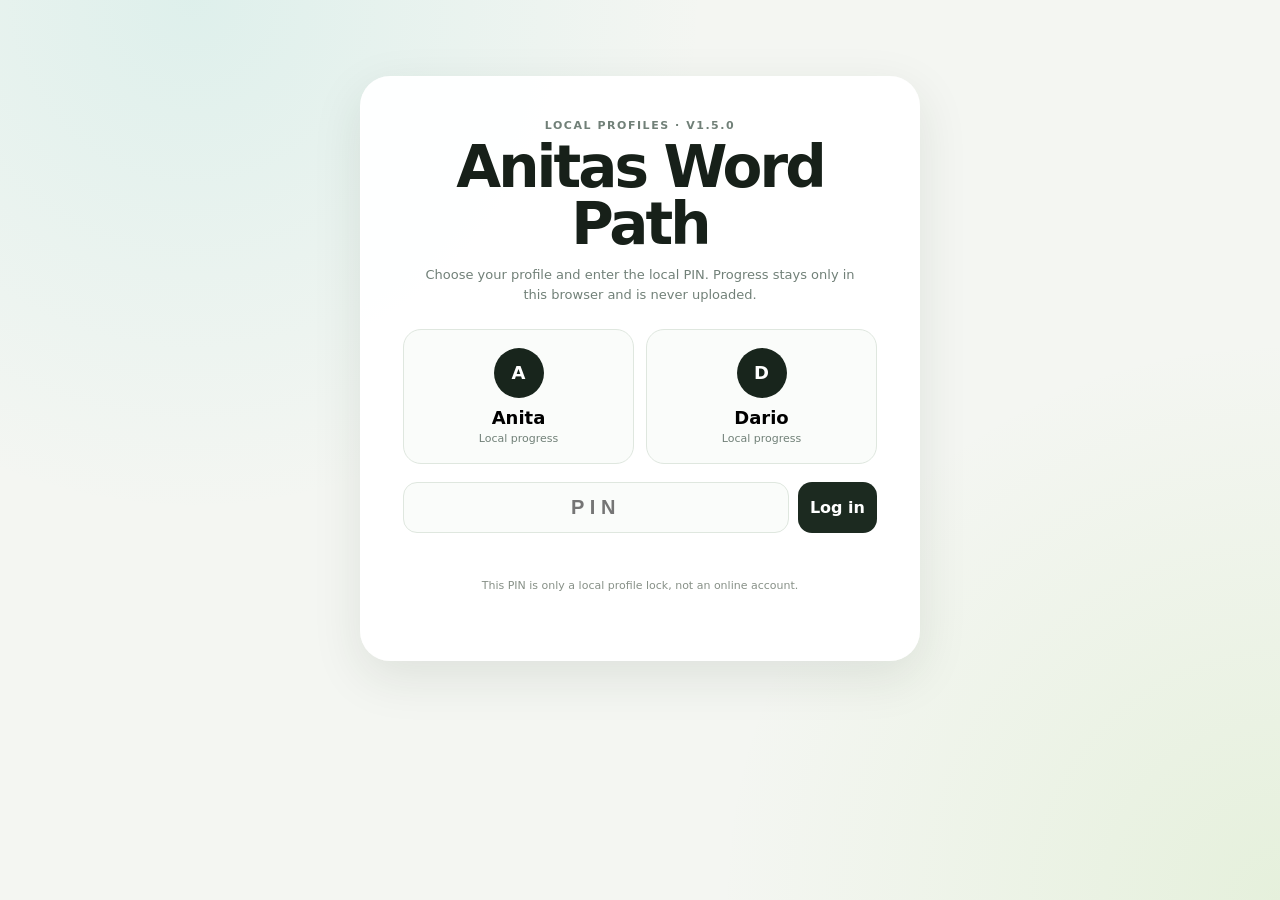
<file: index.html>
<!DOCTYPE html>
<html lang="en">
<head>
  <meta charset="UTF-8" />
  <meta name="viewport" content="width=device-width, initial-scale=1.0, viewport-fit=cover" />
  <title>Anitas Word Path · v1.4.0</title>
  <style>
    :root{
      --bg:#f4f6f2;
      --panel:#ffffff;
      --text:#172019;
      --muted:#718078;
      --accent:#59c9c4;
      --accent2:#8dcd56;
      --bonus:#e8b34c;
      --line:#dfe7df;
      --shadow:0 16px 50px rgba(25,45,30,.10);
    }
    *{box-sizing:border-box}
    body{
      margin:0;
      min-height:100vh;
      font-family:Inter,ui-sans-serif,system-ui,-apple-system,BlinkMacSystemFont,"Segoe UI",sans-serif;
      background:
        radial-gradient(circle at 15% 0%,rgba(89,201,196,.14),transparent 32rem),
        radial-gradient(circle at 100% 100%,rgba(141,205,86,.14),transparent 35rem),
        var(--bg);
      color:var(--text);
    }
    button{font:inherit}
    .app{width:min(1120px,100%);margin:0 auto;padding:22px}
    .hidden{display:none!important}

    /* Start screen */
    .start-screen{
      width:min(760px,100%);
      margin:38px auto;
      background:rgba(255,255,255,.94);
      border:1px solid rgba(255,255,255,.96);
      box-shadow:var(--shadow);
      border-radius:30px;
      padding:clamp(22px,5vw,42px);
    }
    .start-kicker{
      color:var(--muted);
      text-transform:uppercase;
      letter-spacing:.14em;
      font-weight:850;
      font-size:11px;
      margin-bottom:7px;
    }
    .start-screen h1{
      margin:0;
      font-size:clamp(36px,7vw,64px);
      letter-spacing:-.055em;
      line-height:.95;
    }
    .start-intro{
      color:var(--muted);
      font-size:14px;
      line-height:1.55;
      max-width:610px;
      margin:14px 0 30px;
    }
    .setting-section{margin-top:25px}
    .setting-title{
      font-size:14px;
      font-weight:900;
      margin:0 0 10px;
      letter-spacing:-.01em;
    }
    .choice-grid{
      display:grid;
      grid-template-columns:repeat(3,1fr);
      gap:10px;
    }
    .choice{
      appearance:none;
      border:1px solid var(--line);
      border-radius:17px;
      padding:15px 12px;
      background:#fafcfa;
      color:var(--text);
      cursor:pointer;
      text-align:left;
      min-height:86px;
      transition:.14s ease;
    }
    .choice:hover{border-color:#bfd5c4}
    .choice.selected{
      border-color:var(--accent);
      box-shadow:inset 0 0 0 2px rgba(89,201,196,.18);
      background:rgba(89,201,196,.07);
    }
    .choice strong{display:block;font-size:19px;margin-bottom:5px}
    .choice span{display:block;color:var(--muted);font-size:11px;line-height:1.4}
    .start-btn{
      width:100%;
      margin-top:30px;
      border:none;
      border-radius:17px;
      padding:15px 18px;
      background:#18251c;
      color:white;
      font-weight:900;
      cursor:pointer;
      font-size:16px;
    }

    /* Game */
    .topbar{
      display:flex;
      align-items:flex-end;
      justify-content:space-between;
      gap:18px;
      margin-bottom:14px;
    }
    .game-title{
      margin:0;
      font-size:clamp(28px,4vw,44px);
      line-height:1;
      letter-spacing:-.04em;
    }
    .subtitle{margin:8px 0 0;color:var(--muted);font-size:14px}
    .stats{display:flex;gap:10px;flex-wrap:wrap;justify-content:flex-end}
    .stat{
      background:rgba(255,255,255,.82);
      border:1px solid rgba(255,255,255,.95);
      box-shadow:0 8px 26px rgba(25,45,30,.06);
      border-radius:16px;
      padding:9px 13px;
      min-width:92px;
      text-align:center;
    }
    .stat b{display:block;font-size:18px}
    .stat span{font-size:11px;color:var(--muted);text-transform:uppercase;letter-spacing:.08em}

    .theme-banner{
      background:#172019;
      color:white;
      border-radius:18px;
      padding:14px 18px;
      margin-bottom:16px;
      display:flex;
      align-items:center;
      justify-content:space-between;
      gap:14px;
      flex-wrap:wrap;
    }
    .theme-kicker{font-size:11px;text-transform:uppercase;letter-spacing:.14em;opacity:.62;font-weight:800}
    .theme-name{font-size:clamp(24px,4vw,36px);font-weight:900;letter-spacing:-.03em;line-height:1.05;margin-top:2px}
    .theme-right{display:flex;gap:10px;align-items:center;flex-wrap:wrap}
    .mode-pill{
      border:1px solid rgba(255,255,255,.18);
      border-radius:999px;
      padding:7px 10px;
      font-size:11px;
      font-weight:850;
      letter-spacing:.04em;
      text-transform:uppercase;
      background:rgba(255,255,255,.06);
    }
    .mode-button{
      border:1px solid rgba(255,255,255,.2);
      border-radius:999px;
      padding:7px 10px;
      background:transparent;
      color:white;
      font-size:11px;
      font-weight:800;
      cursor:pointer;
    }


    a.btn{text-decoration:none}
    .mode-button.stats-link{text-decoration:none;display:inline-flex;align-items:center;justify-content:center}

    .layout{display:grid;grid-template-columns:minmax(0,1fr) 300px;gap:18px;align-items:start}
    .game-card,.side-card{
      background:rgba(255,255,255,.92);
      border:1px solid rgba(255,255,255,.95);
      box-shadow:var(--shadow);
      border-radius:26px;
    }
    .game-card{padding:16px}
    .board-wrap{
      width:100%;
      max-width:690px;
      margin:0 auto;
      aspect-ratio:1;
      position:relative;
      user-select:none;
      touch-action:none;
    }
    .board{
      position:absolute;
      inset:0;
      display:grid;
      gap:5px;
    }
    .cell{
      position:relative;
      z-index:2;
      display:flex;
      align-items:center;
      justify-content:center;
      min-width:0;
      border-radius:12px;
      background:#fbfcfa;
      border:1px solid #e4ebe3;
      font-family:Georgia,"Times New Roman",serif;
      font-weight:700;
      color:#1d251f;
      cursor:pointer;
      transition:transform .09s ease,background .12s ease,border-color .12s ease;
    }
    .cell:hover{border-color:#cbd9cc}
    .cell:focus-visible{outline:3px solid rgba(89,201,196,.45);outline-offset:1px}
    .cell.active{background:transparent;border-color:transparent;transform:scale(1.05)}
    .cell.found{background:rgba(141,205,86,.13);border-color:rgba(141,205,86,.28)}
    .cell.hint-cell{
      background:rgba(111,76,0,.22);
      border-color:#6f4c00;
      box-shadow:inset 0 0 0 2px rgba(111,76,0,.28);
    }
    .path-svg{position:absolute;inset:0;width:100%;height:100%;z-index:1;pointer-events:none;overflow:visible}
    .current-word{
      margin:14px 3px 2px;
      min-height:52px;
      display:flex;
      align-items:center;
      justify-content:center;
      border-radius:14px;
      background:#f7faf7;
      border:1px solid var(--line);
      font-size:clamp(20px,2vw,28px);
      font-weight:850;
      letter-spacing:.08em;
      text-transform:uppercase;
      min-width:0;
      transition:.12s ease;
    }
    .current-word.target-result{color:#2a6c37;border-color:rgba(141,205,86,.55);background:rgba(141,205,86,.12)}
    .current-word.bonus-result{color:#72571e;border-color:rgba(232,179,76,.5);background:rgba(232,179,76,.12)}
    .current-word.no-result{color:#6d7570;border-color:#dfe5df;background:#f5f7f5}
    .timeout{height:4px;margin:5px 7px 0;border-radius:999px;background:#edf1ec;overflow:hidden}
    .timeout>div{height:100%;width:0%;background:var(--accent);transform-origin:left}

    .side-card{padding:18px;position:sticky;top:18px}
    .side-card h2{margin:0 0 6px;font-size:22px;letter-spacing:-.02em}
    .side-card p{margin:0 0 15px;color:var(--muted);font-size:13px;line-height:1.5}
    .progress{height:9px;border-radius:999px;background:#edf1ec;overflow:hidden;margin-bottom:15px}
    .progress>div{height:100%;width:0%;background:linear-gradient(90deg,var(--accent),var(--accent2));transition:width .25s ease}
    .words{display:grid;grid-template-columns:1fr 1fr;gap:8px;margin-bottom:16px}
    .word-chip{
      padding:8px 9px;border-radius:11px;border:1px solid #e5ebe5;background:#fafcfa;
      font-size:11px;font-weight:800;letter-spacing:.04em;text-align:center;text-transform:uppercase;
      transition:.15s ease;overflow-wrap:anywhere;
    }
    .word-chip.found{color:#467936;background:rgba(141,205,86,.15);border-color:rgba(141,205,86,.4);text-decoration:line-through;opacity:.72}
    .difficulty-message{
      border:1px solid var(--line);
      border-radius:14px;
      background:#fafcfa;
      padding:13px;
      color:var(--muted);
      font-size:12px;
      line-height:1.5;
      margin-bottom:14px;
    }
    .bonus-box{border-top:1px solid #e7ece7;padding-top:14px;margin-top:4px}
    .bonus-title{display:flex;justify-content:space-between;gap:10px;align-items:center;font-size:12px;text-transform:uppercase;letter-spacing:.08em;font-weight:900;color:#615330}
    .bonus-list{margin-top:8px;min-height:32px;display:flex;gap:6px;flex-wrap:wrap}
    .bonus-chip{border-radius:999px;padding:5px 8px;background:rgba(232,179,76,.12);border:1px solid rgba(232,179,76,.3);color:#745d27;font-size:11px;font-weight:800;text-transform:uppercase}
    .controls{display:grid;grid-template-columns:1fr 1fr;gap:9px;margin-top:15px}
    .controls.single{grid-template-columns:1fr}
    .btn{border:none;border-radius:14px;padding:11px 12px;font-weight:800;cursor:pointer;transition:transform .08s ease,opacity .15s ease}
    .btn:active{transform:scale(.98)}
    .btn.primary{background:#1c2a20;color:white}
    .btn.secondary{background:#edf2ed;color:#223027}
    .hint-note{margin-top:12px;font-size:12px;color:var(--muted);line-height:1.45}
    .toast{
      position:fixed;left:50%;bottom:24px;transform:translate(-50%,20px);
      background:#152018;color:white;padding:11px 16px;border-radius:999px;font-weight:750;
      box-shadow:0 14px 34px rgba(0,0,0,.18);opacity:0;pointer-events:none;transition:.18s ease;
      z-index:50;white-space:nowrap;max-width:calc(100% - 30px);overflow:hidden;text-overflow:ellipsis;
    }
    .toast.show{opacity:1;transform:translate(-50%,0)}
    .toast.bonus-toast{background:#6c5628}
    .toast.hint-toast{background:#3f3418}
    .loading{
      position:fixed;inset:0;background:rgba(244,246,242,.92);display:none;align-items:center;justify-content:center;
      z-index:200;backdrop-filter:blur(4px);
    }
    .loading.show{display:flex}
    .loading-card{background:white;border-radius:22px;padding:24px 28px;box-shadow:0 24px 60px rgba(0,0,0,.12);text-align:center;max-width:320px}
    .spinner{width:38px;height:38px;margin:0 auto 14px;border-radius:50%;border:4px solid #d9e7dd;border-top-color:#59c9c4;animation:spin .9s linear infinite}
    @keyframes spin{to{transform:rotate(360deg)}}
    .win{
      position:fixed;inset:0;background:rgba(10,20,12,.54);backdrop-filter:blur(8px);display:none;
      align-items:center;justify-content:center;padding:20px;z-index:100;
    }
    .win.show{display:flex}
    .win-card{width:min(420px,100%);background:white;border-radius:26px;padding:30px;text-align:center;box-shadow:0 30px 80px rgba(0,0,0,.25)}
    .win-card .emoji{font-size:50px}
    .win-card h3{font-size:30px;margin:8px 0}
    .win-card p{color:var(--muted);line-height:1.5}
    .win-card button{width:100%;margin-top:10px}


    .choice-grid.game-types{grid-template-columns:repeat(2,1fr)}
    .choice-grid.game-types .choice{min-height:92px}
    .choice-grid.modes{grid-template-columns:repeat(5,1fr)}
    .choice-grid.modes .choice{min-height:78px;padding:13px 10px}
    .choice-grid.modes .choice strong{font-size:15px}
    .seed-row{display:grid;grid-template-columns:1fr auto;gap:8px;margin-top:10px}
    .seed-input{width:100%;border:1px solid var(--line);border-radius:13px;padding:11px 12px;background:#fafcfa;color:var(--text);font:inherit;font-size:13px}
    .profile-summary{margin-top:18px;padding:13px 14px;border-radius:15px;background:#f5f8f4;border:1px solid var(--line);font-size:12px;color:var(--muted);line-height:1.55}
    .meta-row{display:grid;grid-template-columns:repeat(3,minmax(0,1fr));gap:9px;margin:-4px 0 16px}
    .meta-card{background:rgba(255,255,255,.84);border:1px solid rgba(255,255,255,.95);box-shadow:0 7px 22px rgba(25,45,30,.05);border-radius:14px;padding:9px 11px;min-width:0}
    .meta-card span{display:block;font-size:9px;text-transform:uppercase;letter-spacing:.1em;color:var(--muted);font-weight:900;margin-bottom:3px}
    .meta-card b{display:block;font-size:12px;overflow:hidden;text-overflow:ellipsis;white-space:nowrap}
    .stat.combo b{color:#2a7355}
    .stat.streak b{color:#7a5c1f}
    .word-chip.rare::after{content:' ★';color:#9a6b13}
    .cell.just-found{animation:foundPulse .44s ease}
    .cell.wrong-fade{animation:wrongFade .36s ease}
    @keyframes foundPulse{0%{transform:scale(1.05)}45%{transform:scale(1.16)}100%{transform:scale(1)}}
    @keyframes wrongFade{0%{background:rgba(215,88,72,.20);border-color:rgba(215,88,72,.35)}100%{background:#fbfcfa;border-color:#e4ebe3}}
    .challenge-card{margin:0 0 14px;padding:11px 12px;border-radius:14px;background:rgba(89,201,196,.08);border:1px solid rgba(89,201,196,.24)}
    .challenge-card strong{display:block;font-size:12px;margin-bottom:4px}
    .challenge-card span{font-size:11px;color:var(--muted);line-height:1.4}
    .win-card{width:min(520px,100%)}
    .win-stars{font-size:30px;letter-spacing:.08em;color:#b58a2c;margin:4px 0 12px}
    .win-grid{display:grid;grid-template-columns:repeat(3,1fr);gap:8px;margin:14px 0}
    .win-stat{padding:10px 8px;border-radius:13px;background:#f5f8f4;border:1px solid var(--line)}
    .win-stat b{display:block;font-size:17px}
    .win-stat span{display:block;font-size:9px;text-transform:uppercase;letter-spacing:.08em;color:var(--muted);margin-top:2px}
    .win-code{font-size:11px;color:var(--muted);padding:9px;border-radius:12px;background:#f7f9f6;border:1px solid var(--line);overflow-wrap:anywhere}
    .win-actions{display:grid;grid-template-columns:1fr 1fr;gap:8px;margin-top:8px}
    .unlock-note{margin-top:8px;font-size:12px;font-weight:800;color:#477044}
    @media(max-width:760px){.choice-grid.modes{grid-template-columns:1fr 1fr}.meta-row{grid-template-columns:1fr}.win-grid{grid-template-columns:1fr 1fr}}


    .login-screen{
      width:min(560px,100%);margin:54px auto;background:rgba(255,255,255,.95);
      border:1px solid rgba(255,255,255,.98);box-shadow:var(--shadow);border-radius:30px;
      padding:clamp(24px,5vw,42px);text-align:center;
    }
    .login-screen h1{margin:0;font-size:clamp(36px,7vw,58px);letter-spacing:-.05em;line-height:.98}
    .login-screen p{color:var(--muted);font-size:13px;line-height:1.55;margin:12px auto 24px;max-width:430px}
    .profile-grid{display:grid;grid-template-columns:1fr 1fr;gap:12px;margin:18px 0}
    .profile-card{border:1px solid var(--line);background:#fafcfa;border-radius:18px;padding:18px 14px;cursor:pointer;text-align:center;transition:.14s ease}
    .profile-card:hover{border-color:#bfd5c4;transform:translateY(-1px)}
    .profile-card.selected{border-color:var(--accent);box-shadow:inset 0 0 0 2px rgba(89,201,196,.18);background:rgba(89,201,196,.07)}
    .profile-avatar{width:50px;height:50px;border-radius:50%;display:grid;place-items:center;margin:0 auto 9px;background:#18251c;color:white;font-weight:900;font-size:18px}
    .profile-card strong{display:block;font-size:18px}.profile-card span{display:block;color:var(--muted);font-size:11px;margin-top:4px}
    .pin-wrap{display:grid;grid-template-columns:1fr auto;gap:9px;margin-top:16px}
    .pin-input{width:100%;border:1px solid var(--line);border-radius:14px;padding:13px 14px;background:#fafcfa;text-align:center;font-size:20px;letter-spacing:.28em;font-weight:800}
    .login-error{min-height:18px;color:#a3473c;font-size:12px;margin-top:8px}
    .local-note{margin-top:18px!important;font-size:11px!important;color:#879087!important}
    .player-bar{display:flex;align-items:center;justify-content:space-between;gap:10px;margin:0 0 18px;padding:10px 12px;border:1px solid var(--line);border-radius:14px;background:#f7faf7}
    .player-bar strong{font-size:13px}.player-bar span{font-size:11px;color:var(--muted)}
    .player-pill{border:1px solid rgba(255,255,255,.2);border-radius:999px;padding:7px 10px;background:rgba(255,255,255,.08);color:white;font-size:11px;font-weight:850}
    @media(max-width:620px){.profile-grid{grid-template-columns:1fr}.pin-wrap{grid-template-columns:1fr}}


    .pause-overlay{position:fixed;inset:0;background:rgba(10,20,12,.56);backdrop-filter:blur(8px);display:none;align-items:center;justify-content:center;padding:20px;z-index:170}
    .pause-overlay.show{display:flex}
    .pause-card{width:min(440px,100%);background:#fff;border-radius:26px;padding:30px;text-align:center;box-shadow:0 30px 80px rgba(0,0,0,.25)}
    .pause-icon{width:58px;height:58px;border-radius:50%;margin:0 auto 12px;display:grid;place-items:center;background:#edf3ed;font-size:25px;font-weight:900}
    .pause-card h3{font-size:29px;margin:6px 0 8px;letter-spacing:-.035em}
    .pause-card p{margin:0 0 16px;color:var(--muted);font-size:13px;line-height:1.55}
    .pause-progress{padding:11px 12px;border-radius:13px;background:#f6f9f6;border:1px solid var(--line);font-size:12px;font-weight:800;margin-bottom:14px}
    .pause-actions{display:grid;grid-template-columns:1fr 1fr;gap:8px}
    .btn.danger{background:#f6e9e7;color:#8d3f36}
    .resume-start{margin-top:10px;background:#edf3ed!important;color:#203026!important;border:1px solid #dce6dc!important}

    @media(max-width:900px){
      .layout{grid-template-columns:1fr}
      .side-card{position:static}
    }
    @media(max-width:620px){
      .app{padding:12px}
      .choice-grid{grid-template-columns:1fr}
      .choice{min-height:auto}
      .topbar{align-items:flex-start;flex-direction:column}
      .stats{justify-content:flex-start}
      .game-card{padding:10px;border-radius:18px}
      .side-card{border-radius:18px}
      .theme-banner{border-radius:16px}
      .words{grid-template-columns:repeat(2,1fr)}
    }
  </style>
</head>
<body>
<main class="app">
  <section class="login-screen" id="loginScreen">
    <div class="start-kicker">Local profiles · v1.4.0</div>
    <h1>Anitas Word Path</h1>
    <p>Choose your profile and enter the local PIN. Progress stays only in this browser and is never uploaded.</p>
    <div class="profile-grid" id="profileGrid">
      <button class="profile-card" type="button" data-profile="Anita"><div class="profile-avatar">A</div><strong>Anita</strong><span>Local progress</span></button>
      <button class="profile-card" type="button" data-profile="Dario"><div class="profile-avatar">D</div><strong>Dario</strong><span>Local progress</span></button>
    </div>
    <div class="pin-wrap">
      <input class="pin-input" id="pinInput" type="password" inputmode="numeric" maxlength="4" autocomplete="off" placeholder="PIN" disabled />
      <button class="btn primary" id="loginBtn" type="button" disabled>Log in</button>
    </div>
    <div class="login-error" id="loginError"></div>
    <p class="local-note">This PIN is only a local profile lock, not an online account.</p>
  </section>

  <section class="start-screen hidden" id="startScreen">
    <div class="player-bar"><div><strong id="startPlayerName">Player</strong><span>Local profile</span></div><div style="display:flex;gap:7px;flex-wrap:wrap"><a class="btn secondary" href="stats.html">Statistics</a><button class="btn secondary" id="switchProfileStartBtn" type="button">Switch player</button></div></div>
    <div class="start-kicker">Word game suite · v1.4.0</div>
    <h1>Anitas Word Path</h1>
    <p class="start-intro">
      Choose the grid size and difficulty before starting. The game now includes many more themes and a much larger offline word pool. Once the run begins, every following puzzle keeps the same mode until you choose “Change mode”.
    </p>
    <div style="display:flex;gap:8px;flex-wrap:wrap;margin-top:-16px;margin-bottom:22px;">
      <span style="padding:6px 9px;border-radius:999px;background:#f1f5f1;border:1px solid #e1e8e1;font-size:11px;font-weight:800;color:#5f6d64;">19 shared themes</span>
      <span style="padding:6px 9px;border-radius:999px;background:#f1f5f1;border:1px solid #e1e8e1;font-size:11px;font-weight:800;color:#5f6d64;">936+ shared theme words</span>
      <span style="padding:6px 9px;border-radius:999px;background:#f1f5f1;border:1px solid #e1e8e1;font-size:11px;font-weight:800;color:#5f6d64;">20k+ bonus words</span>
      <span style="padding:6px 9px;border-radius:999px;background:#f1f5f1;border:1px solid #e1e8e1;font-size:11px;font-weight:800;color:#5f6d64;">100% offline</span>
    </div>

    <div class="setting-section">
      <h2 class="setting-title">Game type</h2>
      <div class="choice-grid game-types" id="gameTypeChoices">
        <button class="choice selected" type="button" data-game-type="2d"><strong>2D Word Path</strong><span>Classic flat grid with sizes, difficulties, Daily, Mystery and Challenge.</span></button>
        <button class="choice" type="button" data-game-type="3d"><strong>3D Word Cube</strong><span>Rotate a 3×3 cube and trace words across faces and cube edges.</span></button>
      </div>
    </div>

    <div class="setting-section" id="gridSetting">
      <h2 class="setting-title">Grid size</h2>
      <div class="choice-grid" id="gridChoices">
        <button class="choice selected" type="button" data-grid="6">
          <strong>6×6</strong><span>36 letters · compact</span>
        </button>
        <button class="choice" type="button" data-grid="9">
          <strong>9×9</strong><span>81 letters · more words</span>
        </button>
        <button class="choice" type="button" data-grid="12">
          <strong>12×12</strong><span>144 letters · long puzzle</span>
        </button>
      </div>
    </div>

    <div class="setting-section" id="difficultySetting">
      <h2 class="setting-title">Difficulty</h2>
      <div class="choice-grid" id="difficultyChoices">
        <button class="choice selected" type="button" data-difficulty="beginner">
          <strong>Beginner</strong><span>Full word list + hints.</span>
        </button>
        <button class="choice" type="button" data-difficulty="middle">
          <strong>Middle</strong><span>No word list, but hints are available.</span>
        </button>
        <button class="choice" type="button" data-difficulty="hard">
          <strong>Hard</strong><span>No word list and no hints.</span>
        </button>
      </div>
    </div>


    <div class="setting-section" id="modeSetting">
      <h2 class="setting-title">Game mode</h2>
      <div class="choice-grid modes" id="gameModeChoices">
        <button class="choice selected" type="button" data-game-mode="classic"><strong>Classic</strong><span>Random theme and puzzle.</span></button>
        <button class="choice" type="button" data-game-mode="daily"><strong>Daily</strong><span>Same seeded puzzle for everyone today.</span></button>
        <button class="choice" type="button" data-game-mode="mixed"><strong>Mixed</strong><span>Words from many themes.</span></button>
        <button class="choice" type="button" data-game-mode="mystery"><strong>Mystery</strong><span>Theme stays hidden until the end.</span></button>
        <button class="choice" type="button" data-game-mode="challenge"><strong>Challenge</strong><span>Complete an extra mission.</span></button>
      </div>
      <div class="seed-row">
        <input class="seed-input" id="seedInput" type="text" autocomplete="off" spellcheck="false" placeholder="Puzzle code (optional)" />
        <button class="btn secondary" id="clearSeedBtn" type="button">Clear</button>
      </div>
    </div>

    <div class="profile-summary" id="profileSummary"></div>

    <button class="start-btn resume-start hidden" id="resumePausedBtn" type="button">Resume paused puzzle</button>
    <button class="start-btn" id="startBtn" type="button">Start 2D game</button>
  </section>

  <section id="gameScreen" class="hidden">
    <div class="topbar">
      <div>
        <h1 class="game-title">Anitas Word Path</h1>
        <p class="subtitle">No time limit. Recognition happens only after the selection pause expires. Every target word is generated with one unique valid path.</p>
      </div>
      <div class="stats">
        <div class="stat"><b id="score">0</b><span>Score</span></div>
        <div class="stat"><b id="foundCount">0/0</b><span>Theme words</span></div>
        <div class="stat"><b id="bonusCount">0</b><span>Bonus</span></div>
        <div class="stat combo"><b id="comboCount">x1.00</b><span>Combo</span></div>
        <div class="stat streak"><b id="dailyStreak">0</b><span>Daily streak</span></div>
      </div>
    </div>

    <div class="theme-banner">
      <div>
        <div class="theme-kicker">Theme</div>
        <div class="theme-name" id="themeName">Animals</div>
      </div>
      <div class="theme-right">
        <span class="player-pill" id="gamePlayerName">Player</span>
        <span class="mode-pill" id="modePill">6×6 · Beginner</span>
        <a class="mode-button stats-link" href="stats.html">Statistics</a>
        <button class="mode-button" id="switchProfileGameBtn" type="button">Switch player</button>
        <button class="mode-button" id="soundBtn" type="button">Sound on</button>
        <button class="mode-button" id="pauseBtn" type="button">Pause</button>
        <button class="mode-button" id="endGameBtn" type="button">End game</button>
        <button class="mode-button" id="changeModeBtn" type="button">Change mode</button>
      </div>
    </div>


    <div class="meta-row">
      <div class="meta-card"><span>Puzzle code</span><b id="puzzleCode">—</b></div>
      <div class="meta-card"><span>Theme progress</span><b id="themeProgress">—</b></div>
      <div class="meta-card"><span>Path variety</span><b id="pathVariety">—</b></div>
    </div>

    <section class="layout">
      <div class="game-card">
        <div class="board-wrap" id="boardWrap">
          <svg class="path-svg" id="pathSvg" aria-hidden="true"></svg>
          <div class="board" id="board"></div>
        </div>

        <div class="current-word" id="currentWord" aria-live="polite">Click a letter to start</div>
        <div class="timeout" aria-hidden="true"><div id="timeoutBar"></div></div>
      </div>

      <aside class="side-card">
        <h2 id="sideTitle">Theme words</h2>
        <p id="sideDescription"></p>
        <div class="progress"><div id="progressBar"></div></div>

        <div id="beginnerWordsSection">
          <div class="words" id="wordList"></div>
        </div>

        <div id="difficultyMessage" class="difficulty-message hidden"></div>
        <div class="challenge-card hidden" id="challengeCard"><strong id="challengeTitle"></strong><span id="challengeProgress"></span></div>

        <div class="bonus-box">
          <div class="bonus-title">
            <span>Bonus words</span>
            <span id="bonusPoints">+0 pts</span>
          </div>
          <div class="bonus-list" id="bonusList"></div>
        </div>

        <div class="controls" id="gameControls">
          <button class="btn secondary hidden" id="hintBtn" type="button">Hint</button>
          <button class="btn primary" id="newBtn" type="button">Next puzzle</button>
        </div>

        <div class="hint-note" id="hintNote"></div>
      </aside>
    </section>
  </section>
</main>

<div class="toast" id="toast"></div>

<div class="loading" id="loading">
  <div class="loading-card">
    <div class="spinner"></div>
    <div style="font-weight:900;font-size:18px;margin-bottom:6px;">Generating puzzle</div>
    <div id="loadingText" style="font-size:13px;color:#718078;line-height:1.5;">Building the grid…</div>
  </div>
</div>

<div class="win" id="win">
  <div class="win-card">
    <div class="emoji">🏆</div>
    <h3>Puzzle complete!</h3>
    <div class="win-stars" id="winStars">★★★</div>
    <p id="winText"></p>
    <div class="win-grid" id="winStats"></div>
    <div class="win-code" id="winCode"></div>
    <div class="unlock-note hidden" id="unlockNote"></div>
    <div class="win-actions">
      <button class="btn secondary" id="shareBtn" type="button">Share result</button>
      <button class="btn primary" id="playAgainBtn" type="button">Next puzzle</button>
    </div>
  </div>
</div>

<div class="pause-overlay" id="pauseOverlay" role="dialog" aria-modal="true" aria-labelledby="pauseTitle">
  <div class="pause-card">
    <div class="pause-icon" id="pauseIcon">Ⅱ</div>
    <h3 id="pauseTitle">Game paused</h3>
    <p id="pauseMessage">Your current puzzle is saved locally and can be continued later.</p>
    <div class="pause-progress" id="pauseProgress"></div>
    <div class="pause-actions">
      <button class="btn secondary" id="resumeGameBtn" type="button">Resume</button>
      <button class="btn danger" id="endGameConfirmBtn" type="button">End game</button>
    </div>
  </div>
</div>

<script src="themes.js?v=1.2.0"></script>
<script src="words.js"></script>
<script>
(() => {
  const RESET_DELAY = 1500;
  const RESULT_DISPLAY_MS = 360;
  const TARGET_POINTS_PER_LETTER = 100;
  const BONUS_POINTS_PER_LETTER = 35;
  const MIN_BONUS_LENGTH = 3;
  const ENGLISH_WORDS = window.ANITAS_ENGLISH_WORDS instanceof Set ? window.ANITAS_ENGLISH_WORDS : new Set();

  /* Canonical themes are shared with the 3D cube. */
  const THEME_POOLS = (window.ANITAS_THEME_POOLS||[]).map(theme=>({name:theme.name,words:[...theme.words]}));
  if(!THEME_POOLS.length)throw new Error("Shared theme library failed to load.");

  const BONUS_WORDS = new Set(`
    ACE ACT ADD AGE AIR ALL AND ANT ANY APE ARC ARM ART ASH ASK BAD BAG BAR BAT BAY BED BEE BET BIG BIN BIT BOX BOY BUS
    CAB CAN CAP CAR CAT COW CUP CUT DAY DEN DOG DRY EAR EAT EGG END FAR FAT FEE FEW FIG FIN FIT FIX FLY FOX FUN GAP GAS
    GEM GET GUM GUN GUY HAT HEN HER HIP HOT ICE INK JAR JET JOB JOY KEY KID KIT LEG LID LOG LOT LOW MAN MAP MAT MIX
    MUD NET NEW NUT OAK OAR ODD OFF OIL OLD ONE OWL PAN PEN PET PIE PIG PIN POT RED ROD ROW RUN SAD SEA SKY SON SUN TAG TAN
    TAP TEA TEN TOE TOP TOY VAN WAR WEB WET WIN YES YOU
    ABLE ACID AGED ALSO AREA ARMY AWAY BABY BACK BALL BAND BANK BASE BATH BEAR BEAT BEEF BELL BELT BEST BIRD BLOW BLUE BOAT
    BODY BOMB BONE BOOK BOOM BOOT BORN BOSS BOWL BULB BURN BUSH BUSY CAKE CALL CALM CARD CARE CASE CASH CAVE CHAT CHEF CITY
    CLUB COAL COAT COLD COOK COOL DARK DATA DATE DAWN DEAL DEAR DECK DEEP DESK DIRT DISH DOOR DOWN DRAW DROP DRUM DUCK DUST
    EASY EDGE ELSE EVEN FACE FACT FARM FAST FEAR FEED FEEL FEET FILE FILM FIRE FISH FLAG FLAT FLOW FOOD FOOT FORK FORM FROG
    FULL GAME GATE GIFT GIRL GIVE GLAD GOAT GOLD GOOD GRAY GROW HAIR HALF HALL HAND HARD HATE HEAD HEAR HEAT HELP HERO HIDE
    HIGH HOME HOPE HORN HUGE IDEA IRON ITEM JACK JUMP KEEP KICK KING KISS KITE KNEE LAKE LAMP LAND LATE LAZY LEFT LENS LIFE
    LIFT LINE LINK LION LIST LIVE LOCK LONG LOOK LOVE LUCK MAIL MAIN MAKE MALE MARK MEAL MEAT MILK MIND MINT MORE MOST MOVE
    NAME NEAR NECK NEWS NICE NOSE NOTE OPEN PAGE PAIR PARK PART PATH PEAR PICK PINK PLAY POOL POOR PURE RAIN READ REAL RING
    ROAD ROCK ROOF ROOM ROOT ROSE ROUND SAND SAVE SEAT SEED SHOP SHOW SING SKIN SNOW SOAP SOFT SONG SOUP SPIN STEP STOP SURF
    TAIL TALL TAPE TASK TEAM TENT TEST TIME TINY TOWN TREE TRIP TRUE TURN UNIT VIEW WALL WARM WASH WAVE WEEK WIDE WILD WIND
    WING WIRE WISH WOOD WORD WORK YEAR
    ANGEL BEACH BLACK BRAIN BRAVE BRICK BRIDE BRUSH CHAIN CHAIR CHESS CHILD CLEAN CLOCK CLOSE DANCE DREAM DRINK DRIVE EAGLE
    EARTH EMPTY FAITH FLOOR FRUIT GLASS GRASS GREAT GREEN HAPPY HEART HORSE HOUSE JUICE KNIFE LIGHT LUNCH METAL MONEY MOUSE
    MUSIC NIGHT NORTH OCEAN PAPER PARTY PEACE PIANO PLATE QUICK QUIET RADIO RIVER SHEEP SHELL SHIRT SHORE SMILE SNAKE SOLAR
    SOUND SOUTH SPACE SPOON STAGE STONE STORM TABLE TIGER TRAIN TRUCK WATER WHEEL WHITE WORLD YOUNG
    ANCHOR BASKET BOTTLE BRIDGE CAMERA CANDLE CARPET CASTLE CHEESE CLOUD COFFEE CORAL DRAGON FLOWER FOREST GARDEN GHOST GIANT
    HAMMER ISLAND JUNGLE LADDER MARKET MONKEY ORANGE PARROT PLANET POCKET RABBIT ROCKET SCREEN SHADOW SILVER SQUARE TURTLE
    WINDOW WIZARD YELLOW BANANA DOLPHIN GALAXY COMET MOON SEAHORSE JELLYFISH CHOCOLATE STRAWBERRY
  `.trim().split(/\s+/));

  // Words from every other theme are also valid offline bonus words.
  // This substantially expands the local vocabulary without any API or internet access.
  THEME_POOLS.forEach(theme => theme.words.forEach(word => BONUS_WORDS.add(word)));

  const loginScreen = document.getElementById("loginScreen");
  const startScreen = document.getElementById("startScreen");
  const gameScreen = document.getElementById("gameScreen");
  const profileGrid = document.getElementById("profileGrid");
  const pinInput = document.getElementById("pinInput");
  const loginBtn = document.getElementById("loginBtn");
  const loginError = document.getElementById("loginError");
  const startPlayerName = document.getElementById("startPlayerName");
  const gamePlayerName = document.getElementById("gamePlayerName");
  const switchProfileStartBtn = document.getElementById("switchProfileStartBtn");
  const switchProfileGameBtn = document.getElementById("switchProfileGameBtn");
  const gameTypeChoices = document.getElementById("gameTypeChoices");
  const gridSetting = document.getElementById("gridSetting");
  const difficultySetting = document.getElementById("difficultySetting");
  const modeSetting = document.getElementById("modeSetting");
  const gridChoices = document.getElementById("gridChoices");
  const difficultyChoices = document.getElementById("difficultyChoices");
  const startBtn = document.getElementById("startBtn");

  const boardEl = document.getElementById("board");
  const wrapEl = document.getElementById("boardWrap");
  const svgEl = document.getElementById("pathSvg");
  const currentWordEl = document.getElementById("currentWord");
  const timeoutBar = document.getElementById("timeoutBar");
  const wordListEl = document.getElementById("wordList");
  const foundCountEl = document.getElementById("foundCount");
  const bonusCountEl = document.getElementById("bonusCount");
  const bonusPointsEl = document.getElementById("bonusPoints");
  const bonusListEl = document.getElementById("bonusList");
  const scoreEl = document.getElementById("score");
  const progressBar = document.getElementById("progressBar");
  const toastEl = document.getElementById("toast");
  const winEl = document.getElementById("win");
  const winTextEl = document.getElementById("winText");
  const themeNameEl = document.getElementById("themeName");
  const modePill = document.getElementById("modePill");
  const loadingEl = document.getElementById("loading");
  const loadingText = document.getElementById("loadingText");

  const beginnerWordsSection = document.getElementById("beginnerWordsSection");
  const difficultyMessage = document.getElementById("difficultyMessage");
  const hintBtn = document.getElementById("hintBtn");
  const gameControls = document.getElementById("gameControls");
  const sideTitle = document.getElementById("sideTitle");
  const sideDescription = document.getElementById("sideDescription");
  const hintNote = document.getElementById("hintNote");
  const gameModeChoices = document.getElementById("gameModeChoices");
  const seedInput = document.getElementById("seedInput");
  const clearSeedBtn = document.getElementById("clearSeedBtn");
  const profileSummary = document.getElementById("profileSummary");
  const comboCountEl = document.getElementById("comboCount");
  const dailyStreakEl = document.getElementById("dailyStreak");
  const puzzleCodeEl = document.getElementById("puzzleCode");
  const themeProgressEl = document.getElementById("themeProgress");
  const pathVarietyEl = document.getElementById("pathVariety");
  const challengeCard = document.getElementById("challengeCard");
  const challengeTitle = document.getElementById("challengeTitle");
  const challengeProgressEl = document.getElementById("challengeProgress");
  const soundBtn = document.getElementById("soundBtn");
  const winStars = document.getElementById("winStars");
  const winStats = document.getElementById("winStats");
  const winCode = document.getElementById("winCode");
  const unlockNote = document.getElementById("unlockNote");
  const shareBtn = document.getElementById("shareBtn");
  const pauseBtn = document.getElementById("pauseBtn");
  const endGameBtn = document.getElementById("endGameBtn");
  const pauseOverlay = document.getElementById("pauseOverlay");
  const pauseTitle = document.getElementById("pauseTitle");
  const pauseMessage = document.getElementById("pauseMessage");
  const pauseProgress = document.getElementById("pauseProgress");
  const pauseIcon = document.getElementById("pauseIcon");
  const resumeGameBtn = document.getElementById("resumeGameBtn");
  const endGameConfirmBtn = document.getElementById("endGameConfirmBtn");
  const resumePausedBtn = document.getElementById("resumePausedBtn");

  let pendingGameType = localStorage.getItem("anitasWordPathPreferredGameType")==="3d"?"3d":"2d";
  let pendingGrid = 6;
  const savedDifficulty=localStorage.getItem("anitasWordPathPreferredDifficulty");
  let pendingDifficulty = ["beginner","middle","hard"].includes(savedDifficulty)?savedDifficulty:"beginner";
  let pendingGameMode = "classic";

  let SIZE = 6;
  let CELL_COUNT = 36;
  let difficulty = "beginner";
  let modeLocked = false;

  let NEIGHBORS = [];
  let board = [];
  let targets = [];
  let intendedPaths = new Map();
  let foundPaths = new Map();
  let foundTargets = new Set();
  let foundBonus = new Set();
  let selected = [];
  let score = 0;
  let bonusPoints = 0;
  let resetTimer = null;
  let toastTimer = null;
  let hintPath = null;
  let currentTheme = null;
  let previousThemeName = "";
  let evaluating = false;
  let isPaused = false;
  let resetDeadline = 0;
  let pausedResetRemaining = 0;
  let pauseOverlayMode = "pause";


  const nativeRandom = Math.random;
  let randomSource = nativeRandom;
  let activeGameMode = "classic";
  let customSeed = "";
  let puzzleSeed = "";
  let comboCount = 0;
  let bestPuzzleCombo = 0;
  let bonusChain = 0;
  let puzzleMistakes = 0;
  let puzzleHints = 0;
  let rareFound = 0;
  let longestPuzzleWord = "";
  let challenge = null;
  let challengeAwarded = false;
  let puzzleRecorded = false;
  let currentPathVariety = 0;
  let newlyUnlocked = [];
  let audioContext = null;

  const UNLOCK_THRESHOLDS = {Tricking:1,Bouldering:2,Climbing:3};
  const LOCAL_PROFILES = {
    Anita:{pinHash:"9af15b336e6a9619928537df30b2e6a2376569fcf9d7e773eccede65606529a0"},
    Dario:{pinHash:"9af15b336e6a9619928537df30b2e6a2376569fcf9d7e773eccede65606529a0"}
  };
  let activeProfileName="";
  let pendingProfileName="";
  let currentPuzzleFingerprint="";

  const DEFAULT_STATS = {
    totalPuzzles:0,totalWords:0,totalBonus:0,bestCombo:0,bestScore:0,longestWord:"",
    dailyStreak:0,lastDailyDate:"",recentWords:[],themeProgress:{},dailyBest:{},soundEnabled:true,
    completedPuzzles:[],completedFingerprints:[],cubePuzzles:0,cubeWords:0,cubeBonus:0,cubeBestScore:0
  };

  function profileStorageKey(name=activeProfileName){
    return `anitasWordPathStats:${name}`;
  }

  function loadStats(name=activeProfileName){
    try{
      if(!name)return structuredClone(DEFAULT_STATS);
      const raw=JSON.parse(localStorage.getItem(profileStorageKey(name))||"null");
      if(!raw)return structuredClone(DEFAULT_STATS);
      return {...structuredClone(DEFAULT_STATS),...raw,
        themeProgress:raw.themeProgress||{},dailyBest:raw.dailyBest||{},recentWords:raw.recentWords||[],
        completedPuzzles:raw.completedPuzzles||[],completedFingerprints:raw.completedFingerprints||[]};
    }catch(_){return structuredClone(DEFAULT_STATS)}
  }
  let playerStats=loadStats();

  function saveStats(){
    if(!activeProfileName)return;
    try{localStorage.setItem(profileStorageKey(),JSON.stringify(playerStats))}catch(_){/* local storage unavailable */}
  }

  async function sha256(value){
    const data=new TextEncoder().encode(value);
    const digest=await crypto.subtle.digest("SHA-256",data);
    return [...new Uint8Array(digest)].map(b=>b.toString(16).padStart(2,"0")).join("");
  }

  function selectProfile(name){
    pendingProfileName=name;
    profileGrid.querySelectorAll(".profile-card").forEach(card=>card.classList.toggle("selected",card.dataset.profile===name));
    pinInput.disabled=false;
    loginBtn.disabled=false;
    loginError.textContent="";
    pinInput.value="";
    pinInput.focus();
  }

  async function loginProfile(){
    const profile=LOCAL_PROFILES[pendingProfileName];
    if(!profile)return;
    const pin=pinInput.value.trim();
    if(pin.length!==4){loginError.textContent="Enter the 4-digit PIN.";return;}
    try{
      const hash=await sha256(pin);
      if(hash!==profile.pinHash){loginError.textContent="Wrong PIN.";pinInput.select();return;}
    }catch(_){
      loginError.textContent="PIN check is not supported in this browser.";
      return;
    }
    activeProfileName=pendingProfileName;
    localStorage.setItem("anitasWordPathActiveProfile",activeProfileName);
    playerStats=loadStats(activeProfileName);
    startPlayerName.textContent=activeProfileName;
    gamePlayerName.textContent=activeProfileName;
    renderProfileSummary();
    updateSoundButton();
    updatePausedResumeButton();
    loginScreen.classList.add("hidden");
    gameScreen.classList.add("hidden");
    startScreen.classList.remove("hidden");
    pinInput.value="";
  }

  function switchProfile(){
    clearTimeout(resetTimer);
    winEl.classList.remove("show");
    startScreen.classList.add("hidden");
    gameScreen.classList.add("hidden");
    loginScreen.classList.remove("hidden");
    activeProfileName="";
    pendingProfileName="";
    localStorage.removeItem("anitasWordPathActiveProfile");
    sessionStorage.removeItem("anitasWordPathActiveProfile");
    playerStats=loadStats();
    profileGrid.querySelectorAll(".profile-card").forEach(card=>card.classList.remove("selected"));
    pinInput.value="";
    pinInput.disabled=true;
    loginBtn.disabled=true;
    loginError.textContent="";
  }

  function pausedStorageKey(name=activeProfileName){
    return `anitasWordPathPausedGame:${name}`;
  }

  function getPausedSnapshot(){
    if(!activeProfileName)return null;
    try{return JSON.parse(localStorage.getItem(pausedStorageKey())||"null")}catch(_){return null}
  }

  function clearPausedSnapshot(){
    if(!activeProfileName)return;
    try{localStorage.removeItem(pausedStorageKey())}catch(_){/* optional storage */}
    updatePausedResumeButton();
  }

  function updatePausedResumeButton(){
    if(!resumePausedBtn)return;
    const snapshot=getPausedSnapshot();
    resumePausedBtn.classList.toggle("hidden",pendingGameType==="3d"||!snapshot);
    if(snapshot){
      const progress=(snapshot.foundTargets||[]).length;
      const total=(snapshot.targets||[]).length;
      resumePausedBtn.textContent=`Resume paused puzzle · ${progress}/${total}`;
    }
  }

  function puzzleFingerprint(){
    const targetKey=[...targets].sort().join(",");
    return `${SIZE}-${difficulty}-${currentTheme?.name||""}-${hashSeed(`${board.join("")}|${targetKey}`).toString(36).toUpperCase()}`;
  }

  function isCompletedFingerprint(fp){return Boolean(fp)&&playerStats.completedFingerprints.includes(fp)}

  function dateKey(date=new Date()){
    const y=date.getFullYear();
    const m=String(date.getMonth()+1).padStart(2,"0");
    const d=String(date.getDate()).padStart(2,"0");
    return `${y}-${m}-${d}`;
  }

  function previousDateKey(){
    const d=new Date();
    d.setDate(d.getDate()-1);
    return dateKey(d);
  }

  function hashSeed(seed){
    let h=2166136261;
    for(let i=0;i<seed.length;i++){
      h^=seed.charCodeAt(i);
      h=Math.imul(h,16777619);
    }
    return h>>>0;
  }

  function seededRandom(seed){
    let a=hashSeed(seed)||1;
    return function(){
      a|=0;a=a+0x6D2B79F5|0;
      let t=Math.imul(a^a>>>15,1|a);
      t=t+Math.imul(t^t>>>7,61|t)^t;
      return ((t^t>>>14)>>>0)/4294967296;
    };
  }

  function rand(){return randomSource()}
  function setPuzzleRandom(seed){randomSource=seededRandom(seed)}
  function randomCodePart(){return Math.floor(nativeRandom()*0xffffffff).toString(36).toUpperCase()}

  function isThemeUnlocked(name){
    const need=UNLOCK_THRESHOLDS[name]||0;
    return playerStats.totalPuzzles>=need;
  }

  function unlockedThemeCount(){return THEME_POOLS.filter(t=>isThemeUnlocked(t.name)).length}

  function renderProfileSummary(){
    profileSummary.textContent=`${activeProfileName||"Player"} · ${playerStats.totalPuzzles} puzzles completed · ${(playerStats.cubePuzzles||0)} 3D cubes · ${playerStats.totalWords} theme words · ${playerStats.totalBonus} bonus words · best combo ${playerStats.bestCombo} · daily streak ${playerStats.dailyStreak} · themes ${unlockedThemeCount()}/${THEME_POOLS.length} unlocked`;
  }

  function feedback(type){
    if(!playerStats.soundEnabled)return;
    try{
      if(!audioContext)audioContext=new (window.AudioContext||window.webkitAudioContext)();
      const osc=audioContext.createOscillator();
      const gain=audioContext.createGain();
      const map={tile:[360,.018,.035],success:[620,.045,.09],bonus:[780,.04,.10],error:[180,.025,.08],win:[880,.05,.14],hint:[470,.025,.07]};
      const [freq,volume,duration]=map[type]||map.tile;
      osc.frequency.value=freq;
      gain.gain.value=volume;
      osc.connect(gain);gain.connect(audioContext.destination);
      osc.start();osc.stop(audioContext.currentTime+duration);
    }catch(_){/* audio is optional */}
    if(navigator.vibrate){
      const vibration={tile:5,success:18,bonus:12,error:25,win:[25,30,45],hint:10}[type];
      if(vibration)navigator.vibrate(vibration);
    }
  }

  function updateSoundButton(){soundBtn.textContent=playerStats.soundEnabled?"Sound on":"Sound off"}

  function parseSeedCode(code){
    const cleaned=code.trim().toUpperCase();
    if(!cleaned)return;
    let m=cleaned.match(/^DAILY-(\d{4}-\d{2}-\d{2})-(6|9|12)-(BEGINNER|MIDDLE|HARD)/);
    if(m){pendingGrid=Number(m[2]);pendingDifficulty=m[3].toLowerCase();pendingGameMode="daily";}
    else{
      m=cleaned.match(/^WP-(CLASSIC|MIXED|MYSTERY|CHALLENGE)-(6|9|12)-(BEGINNER|MIDDLE|HARD)-/);
      if(m){pendingGameMode=m[1].toLowerCase();pendingGrid=Number(m[2]);pendingDifficulty=m[3].toLowerCase();}
    }
    setSelectedChoice(gridChoices,"grid",pendingGrid);
    setSelectedChoice(difficultyChoices,"difficulty",pendingDifficulty);
    setSelectedChoice(gameModeChoices,"gameMode",pendingGameMode);
  }

  function makePuzzleCode(){
    if(customSeed)return customSeed.toUpperCase();
    if(activeGameMode==="daily")return `DAILY-${dateKey()}-${SIZE}-${difficulty}`.toUpperCase();
    return `WP-${activeGameMode}-${SIZE}-${difficulty}-${Date.now().toString(36)}-${randomCodePart()}`.toUpperCase();
  }


  function shuffle(arr){
    const a=[...arr];
    for(let i=a.length-1;i>0;i--){
      const j=Math.floor(rand()*(i+1));
      [a[i],a[j]]=[a[j],a[i]];
    }
    return a;
  }

  function setSelectedChoice(container, attr, value){
    container.querySelectorAll(".choice").forEach(btn=>{
      btn.classList.toggle("selected",btn.dataset[attr]===String(value));
    });
  }

  function updateGameTypeUI(){
    const cube=pendingGameType==="3d";
    gridSetting.classList.toggle("hidden",cube);
    difficultySetting.classList.remove("hidden");
    modeSetting.classList.toggle("hidden",cube);
    startBtn.textContent=cube?`Start 3D cube · ${pendingDifficulty}`:"Start 2D game";
    setSelectedChoice(gameTypeChoices,"gameType",pendingGameType);
    setSelectedChoice(difficultyChoices,"difficulty",pendingDifficulty);

    const beginnerCopy=difficultyChoices.querySelector('[data-difficulty="beginner"] span');
    const middleCopy=difficultyChoices.querySelector('[data-difficulty="middle"] span');
    const hardCopy=difficultyChoices.querySelector('[data-difficulty="hard"] span');
    if(cube){
      if(beginnerCopy)beginnerCopy.textContent="Target list + hints · shorter, easier cross-face routes.";
      if(middleCopy)middleCopy.textContent="Hidden target list + hints · more cross-face routes.";
      if(hardCopy)hardCopy.textContent="No target list or hints · longer, more complex routes.";
    }else{
      if(beginnerCopy)beginnerCopy.textContent="Full word list + hints.";
      if(middleCopy)middleCopy.textContent="No word list, but hints are available.";
      if(hardCopy)hardCopy.textContent="No word list and no hints.";
    }
    updatePausedResumeButton();
  }

  gameTypeChoices.addEventListener("click",e=>{
    const btn=e.target.closest("[data-game-type]");
    if(!btn)return;
    pendingGameType=btn.dataset.gameType;
    try{localStorage.setItem("anitasWordPathPreferredGameType",pendingGameType)}catch(_){}
    updateGameTypeUI();
  });

  gridChoices.addEventListener("click",e=>{
    const btn=e.target.closest("[data-grid]");
    if(!btn) return;
    pendingGrid=Number(btn.dataset.grid);
    setSelectedChoice(gridChoices,"grid",pendingGrid);
  });

  difficultyChoices.addEventListener("click",e=>{
    const btn=e.target.closest("[data-difficulty]");
    if(!btn) return;
    pendingDifficulty=btn.dataset.difficulty;
    try{localStorage.setItem("anitasWordPathPreferredDifficulty",pendingDifficulty)}catch(_){}
    setSelectedChoice(difficultyChoices,"difficulty",pendingDifficulty);
    updateGameTypeUI();
  });

  gameModeChoices.addEventListener("click",e=>{
    const btn=e.target.closest("[data-game-mode]");
    if(!btn)return;
    pendingGameMode=btn.dataset.gameMode;
    setSelectedChoice(gameModeChoices,"gameMode",pendingGameMode);
  });

  seedInput.addEventListener("change",()=>parseSeedCode(seedInput.value));
  clearSeedBtn.addEventListener("click",()=>{seedInput.value="";customSeed=""});

  function configureGrid(){
    CELL_COUNT=SIZE*SIZE;
    boardEl.style.gridTemplateColumns=`repeat(${SIZE},1fr)`;
    boardEl.style.gridTemplateRows=`repeat(${SIZE},1fr)`;
    boardEl.setAttribute("aria-label",`${SIZE} by ${SIZE} word grid`);

    const fontScale = SIZE===6 ? "clamp(25px,4vw,42px)" :
                      SIZE===9 ? "clamp(18px,2.8vw,31px)" :
                                "clamp(13px,2.1vw,24px)";
    const radius = SIZE===6 ? "16px" : SIZE===9 ? "11px" : "8px";
    boardEl.style.gap = SIZE===6 ? "7px" : SIZE===9 ? "5px" : "3px";

    document.documentElement.style.setProperty("--dynamic-cell-font",fontScale);
    document.documentElement.style.setProperty("--dynamic-cell-radius",radius);

    NEIGHBORS=Array.from({length:CELL_COUNT},(_,i)=>neighbors(i));
  }

  function applyCellSizing(){
    boardEl.querySelectorAll(".cell").forEach(cell=>{
      cell.style.fontSize=getComputedStyle(document.documentElement).getPropertyValue("--dynamic-cell-font");
      cell.style.borderRadius=getComputedStyle(document.documentElement).getPropertyValue("--dynamic-cell-radius");
    });
  }

  function updateDifficultyUI(){
    const label=difficulty==="beginner"?"Beginner":difficulty==="middle"?"Middle":"Hard";
    modePill.textContent=`${SIZE}×${SIZE} · ${label} · ${activeGameMode}`;

    beginnerWordsSection.classList.toggle("hidden",difficulty!=="beginner");
    hintBtn.classList.toggle("hidden",difficulty==="hard");

    if(difficulty==="beginner"){
      sideTitle.textContent="Theme words";
      sideDescription.textContent="All target words are visible. Trace the letters in order using neighbouring cells.";
      difficultyMessage.classList.add("hidden");
      hintNote.textContent="Beginner mode: the full target-word list is visible. Hints highlight tiles only.";
    }else if(difficulty==="middle"){
      sideTitle.textContent="Progress";
      sideDescription.textContent="The word list is hidden. Use a hint when you get stuck.";
      difficultyMessage.textContent="Middle mode hides the target list. The Hint button briefly highlights only the tiles needed for one remaining word.";
      difficultyMessage.classList.remove("hidden");
      hintNote.textContent="Hints cost 50 points. There is still no time limit.";
    }else{
      sideTitle.textContent="Progress";
      sideDescription.textContent="No target list and no hints. Only the theme and your progress are shown.";
      difficultyMessage.textContent="Hard mode: no words and no hints are available.";
      difficultyMessage.classList.remove("hidden");
      hintNote.textContent="Hard mode gives no help. Extra English words can still earn bonus points.";
    }

    gameControls.classList.toggle("single",difficulty==="hard");
  }

  function rcToIndex(r,c){return r*SIZE+c}
  function indexToRC(i){return[Math.floor(i/SIZE),i%SIZE]}

  function neighbors(idx){
    const [r,c]=indexToRC(idx);
    const out=[];
    for(let dr=-1;dr<=1;dr++){
      for(let dc=-1;dc<=1;dc++){
        if(dr===0&&dc===0)continue;
        const nr=r+dr,nc=c+dc;
        if(nr>=0&&nr<SIZE&&nc>=0&&nc<SIZE)out.push(rcToIndex(nr,nc));
      }
    }
    return out;
  }

  function isAdjacent(a,b){return NEIGHBORS[a].includes(b)}

  function samePath(a,b){
    if(!a||!b||a.length!==b.length)return false;
    for(let i=0;i<a.length;i++)if(a[i]!==b[i])return false;
    return true;
  }

  function chooseTheme(){
    if(activeGameMode==="mixed"){
      const source=THEME_POOLS.filter(t=>isThemeUnlocked(t.name));
      currentTheme={name:"Mixed",words:[...new Set(source.flatMap(t=>t.words))]};
      previousThemeName="Mixed";
      return;
    }

    const ignoreUnlocks=activeGameMode==="daily"||Boolean(customSeed);
    const valid=THEME_POOLS.filter(t=>
      t.words.reduce((s,w)=>s+w.length,0)>=CELL_COUNT && (ignoreUnlocks||isThemeUnlocked(t.name))
    );
    const deterministicRun=activeGameMode==="daily"||Boolean(customSeed);
    const candidates=deterministicRun?valid:valid.filter(t=>t.name!==previousThemeName);
    const pool=candidates.length?candidates:valid;
    currentTheme=pool[Math.floor(rand()*pool.length)];
    previousThemeName=currentTheme.name;
  }

  function countBounds(){
    if(SIZE===6)return[4,7];
    if(SIZE===9)return[8,13];
    return[13,26];
  }

  function selectWordsExact(pool,target){
    const [minCount,maxCount]=countBounds();
    const words=[...new Set(pool)].filter(w=>w.length>=3&&w.length<=16);

    /* Exact-fill DP with deliberate length variety. Recent words receive a
       strong penalty in normal play, while Daily/share-code puzzles remain
       fully deterministic and independent of local history. */
    for(let attempt=0;attempt<24;attempt++){
      const requireShort=rand()<0.35;
      const requireLong=rand()<(SIZE===6?.45:.78);
      const shuffled=shuffle(words);
      const states=new Map();
      states.set("0|0|0|0",{score:0,words:[]});

      for(const word of shuffled){
        const len=word.length;
        const snapshot=[...states.entries()];
        for(const [key,state] of snapshot){
          const [sumS,countS,shortS,longS]=key.split("|");
          const sum=Number(sumS),count=Number(countS),hasShort=shortS==="1",hasLong=longS==="1";
          const nextSum=sum+len,nextCount=count+1;
          if(nextSum>target||nextCount>maxCount)continue;

          const nextShort=hasShort||len===3;
          const nextLong=hasLong||len>=10;
          const deterministicRun=activeGameMode==="daily"||Boolean(customSeed);
          const reusePenalty=(!deterministicRun&&playerStats.recentWords.includes(word))?-240:0;
          const longBias=len*len*1.45;
          const variationNoise=rand()*18;
          const shortBonus=(requireShort&&len===3)?30:0;
          const longBonus=(requireLong&&len>=10)?62:0;
          const score=state.score+longBias+variationNoise+shortBonus+longBonus+reusePenalty;
          const nextKey=`${nextSum}|${nextCount}|${nextShort?1:0}|${nextLong?1:0}`;
          const existing=states.get(nextKey);
          if(!existing||score>existing.score)states.set(nextKey,{score,words:[...state.words,word]});
        }
      }

      const candidates=[];
      for(let count=minCount;count<=maxCount;count++){
        for(const shortFlag of [0,1])for(const longFlag of [0,1]){
          if(requireShort&&shortFlag===0)continue;
          if(requireLong&&longFlag===0)continue;
          const state=states.get(`${target}|${count}|${shortFlag}|${longFlag}`);
          if(state)candidates.push(state);
        }
      }

      if(candidates.length){
        candidates.sort((a,b)=>b.score-a.score);
        const top=candidates.slice(0,Math.min(6,candidates.length));
        return top[Math.floor(rand()*top.length)].words;
      }
    }

    throw new Error(`Could not select words totalling ${target} letters.`);
  }

  function countUnvisitedNeighbors(idx,visited){
    let count=0;
    for(const n of NEIGHBORS[idx])if(!visited[n])count++;
    return count;
  }

  function unvisitedConnected(visited){
    let start=-1,remaining=0;
    for(let i=0;i<CELL_COUNT;i++){
      if(!visited[i]){remaining++;if(start===-1)start=i}
    }
    if(remaining<=1)return true;
    const stack=[start],seen=new Set([start]);
    while(stack.length){
      const cur=stack.pop();
      for(const n of NEIGHBORS[cur]){
        if(!visited[n]&&!seen.has(n)){seen.add(n);stack.push(n)}
      }
    }
    return seen.size===remaining;
  }

  function hasStrandedCells(visited){
    let remaining=0;
    for(let i=0;i<CELL_COUNT;i++)if(!visited[i])remaining++;
    if(remaining<=1)return false;
    for(let i=0;i<CELL_COUNT;i++){
      if(visited[i])continue;
      if(countUnvisitedNeighbors(i,visited)===0)return true;
    }
    return false;
  }

  function pathMetrics(path){
    let turns=0,diagonals=0;
    for(let i=1;i<path.length;i++){
      const [pr,pc]=indexToRC(path[i-1]);
      const [cr,cc]=indexToRC(path[i]);
      const dr=cr-pr,dc=cc-pc;
      if(Math.abs(dr)===1&&Math.abs(dc)===1)diagonals++;
      if(i>=2){
        const [ar,ac]=indexToRC(path[i-2]);
        if((pr-ar)!==dr||(pc-ac)!==dc)turns++;
      }
    }
    return{turns,diagonals,score:turns*1.5+diagonals};
  }

  function generateExoticHamiltonianPath(){
    let best=null;
    const attempts=SIZE===12?28:45;

    for(let attempt=0;attempt<attempts;attempt++){
      const start=Math.floor(rand()*CELL_COUNT);
      const visited=new Array(CELL_COUNT).fill(false);
      const path=[start];
      visited[start]=true;

      function search(current,previous,depth){
        if(depth===CELL_COUNT)return true;

        const candidates=NEIGHBORS[current]
          .filter(n=>!visited[n])
          .map(n=>{
            const [cr,cc]=indexToRC(current);
            const [nr,nc]=indexToRC(n);
            const dr=nr-cr,dc=nc-cc;

            let straightPenalty=0;
            if(previous!==null){
              const [pr,pc]=indexToRC(previous);
              if((cr-pr)===dr&&(cc-pc)===dc)straightPenalty=2.6;
            }

            const diagonalBonus=(Math.abs(dr)===1&&Math.abs(dc)===1)?-0.7:0;
            const degree=countUnvisitedNeighbors(n,visited);
            const randomNoise=rand()*.5;
            return{n,score:degree+straightPenalty+diagonalBonus+randomNoise};
          })
          .sort((a,b)=>a.score-b.score)
          .map(x=>x.n);

        for(const next of candidates){
          visited[next]=true;
          path.push(next);

          let ok=!hasStrandedCells(visited);
          if(ok&&depth%3===0)ok=unvisitedConnected(visited);

          if(ok&&search(next,current,depth+1))return true;
          path.pop();
          visited[next]=false;
        }
        return false;
      }

      if(search(start,null,1)){
        const metrics=pathMetrics(path);
        if(!best||metrics.score>best.metrics.score){
          best={path:[...path],metrics};
        }

        const minTurns=Math.floor((CELL_COUNT-2)*.42);
        const minDiag=Math.floor((CELL_COUNT-1)*.18);
        if(metrics.turns>=minTurns&&metrics.diagonals>=minDiag)return path;
      }
    }

    if(best)return best.path;
    throw new Error("Could not generate a full complex path.");
  }

  function countWordPaths(grid,word,limit=2){
    let count=0;
    const used=new Array(CELL_COUNT).fill(false);

    function dfs(idx,pos){
      if(count>=limit)return;

      if(pos===word.length-1){
        count++;
        return;
      }

      used[idx]=true;
      const nextLetter=word[pos+1];

      for(const n of NEIGHBORS[idx]){
        if(used[n])continue;
        if(grid[n]!==nextLetter)continue;
        dfs(n,pos+1);
        if(count>=limit)break;
      }

      used[idx]=false;
    }

    for(let i=0;i<CELL_COUNT;i++){
      if(grid[i]!==word[0])continue;
      dfs(i,0);
      if(count>=limit)break;
    }

    return count;
  }

  function duplicatePathScore(grid,words){
    let duplicates=0;

    for(const word of words){
      const count=countWordPaths(grid,word,2);
      if(count>1)duplicates+=(count-1);
    }

    return duplicates;
  }

  function pathShape(path){
    if(!path||path.length<3)return "compact";
    const m=pathMetrics(path);
    const turnRatio=m.turns/Math.max(1,path.length-2);
    const diagRatio=m.diagonals/Math.max(1,path.length-1);
    if(m.turns===0)return "straight";
    if(turnRatio>=.62)return "zigzag";
    if(diagRatio>=.52)return "diagonal";
    return "snake";
  }

  function endpointClutterScore(grid,paths){
    let score=0;
    for(const path of paths.values()){
      if(!path.length)continue;
      const own=new Set(path);
      for(const idx of [path[0],path[path.length-1]]){
        const letter=grid[idx];
        for(const n of NEIGHBORS[idx])if(!own.has(n)&&grid[n]===letter)score++;
      }
    }
    return score;
  }

  function makeBoardCandidate(selectedWords){
    const masterPath=generateExoticHamiltonianPath();
    const orderedWords=shuffle(selectedWords);
    const grid=new Array(CELL_COUNT).fill("");
    const paths=new Map();

    let offset=0;

    for(const word of orderedWords){
      const segment=masterPath.slice(offset,offset+word.length);
      const reverse=rand()<.5;

      if(reverse){
        [...word].reverse().forEach((letter,k)=>grid[segment[k]]=letter);
        paths.set(word,[...segment].reverse());
      }else{
        [...word].forEach((letter,k)=>grid[segment[k]]=letter);
        paths.set(word,[...segment]);
      }

      offset+=word.length;
    }

    if(grid.some(x=>!x))throw new Error("Unfilled grid cell.");

    return{
      grid,
      paths,
      duplicateScore:duplicatePathScore(grid,selectedWords),
      shapeDiversity:new Set([...paths.values()].map(pathShape)).size,
      endpointClutter:endpointClutterScore(grid,paths)
    };
  }

  function generateBoard(){
    chooseTheme();

    /* Unique target paths remain a hard requirement. Among valid boards we
       prefer more varied path shapes and fewer visually confusing identical
       letters around word starts/ends. */
    const boardAttempts=SIZE===6?96:SIZE===9?58:28;
    const desiredVariety=SIZE===12?3:2;
    let best=null;

    for(let attempt=0;attempt<boardAttempts;attempt++){
      const selectedWords=selectWordsExact(currentTheme.words,CELL_COUNT);
      const candidate=makeBoardCandidate(selectedWords);
      if(candidate.duplicateScore!==0)continue;

      if(!best || candidate.endpointClutter<best.endpointClutter ||
        (candidate.endpointClutter===best.endpointClutter&&candidate.shapeDiversity>best.shapeDiversity)){
        best={...candidate,selectedWords};
      }

      if(candidate.endpointClutter===0&&candidate.shapeDiversity>=desiredVariety){
        best={...candidate,selectedWords};
        break;
      }
    }

    if(!best)throw new Error("Could not generate a puzzle with unique target paths.");
    board=best.grid;
    targets=shuffle(best.selectedWords);
    intendedPaths=best.paths;
    currentPathVariety=best.shapeDiversity;
  }
  function renderBoard(){
    boardEl.innerHTML="";
    board.forEach((letter,idx)=>{
      const cell=document.createElement("button");
      cell.type="button";
      cell.className="cell";
      cell.textContent=letter;
      cell.dataset.index=idx;
      cell.setAttribute("aria-label",`Letter ${letter}`);
      boardEl.appendChild(cell);
    });
    applyCellSizing();

    themeNameEl.textContent=activeGameMode==="mystery"?"Mystery":currentTheme.name;
    wordListEl.innerHTML="";
    targets.forEach(word=>{
      const chip=document.createElement("div");
      chip.className="word-chip";
      chip.id="word-"+word;
      chip.textContent=word;
      if(word.length>=10)chip.classList.add("rare");
      wordListEl.appendChild(chip);
    });

    puzzleCodeEl.textContent=puzzleSeed;
    const tp=playerStats.themeProgress[currentTheme.name]||{puzzles:0,words:0};
    themeProgressEl.textContent=currentTheme.name==="Mixed"?`${playerStats.totalWords} total words`:`${tp.words} words · ${tp.puzzles} clears`;
    pathVarietyEl.textContent=`${currentPathVariety} path shapes`;
    renderBonusList();
    updateChallengeUI();
    updateHUD();
    requestAnimationFrame(drawPaths);
  }

  function comboMultiplier(){return 1+Math.min(Math.max(comboCount-1,0),4)*.25}

  function updateHUD(){
    foundCountEl.textContent=`${foundTargets.size}/${targets.length}`;
    bonusCountEl.textContent=foundBonus.size;
    bonusPointsEl.textContent=`+${bonusPoints} pts`;
    scoreEl.textContent=score;
    comboCountEl.textContent=`x${comboMultiplier().toFixed(2)}`;
    dailyStreakEl.textContent=playerStats.dailyStreak;
    progressBar.style.width=`${(foundTargets.size/targets.length)*100}%`;
    updateChallengeUI();
  }

  function selectedWord(){return selected.map(i=>board[i]).join("")}

  function resetSelection(){
    clearTimeout(resetTimer);
    resetTimer=null;
    resetDeadline=0;
    pausedResetRemaining=0;
    evaluating=false;
    timeoutBar.style.transition="none";
    timeoutBar.style.width="0%";
    selected=[];
    updateSelectionUI();
  }

  function startAutoReset(delay=RESET_DELAY){
    clearTimeout(resetTimer);
    if(isPaused)return;
    const duration=Math.max(1,Math.min(RESET_DELAY,Number(delay)||RESET_DELAY));
    resetDeadline=Date.now()+duration;
    timeoutBar.style.transition="none";
    timeoutBar.style.width=`${Math.max(0,Math.min(100,duration/RESET_DELAY*100))}%`;
    requestAnimationFrame(()=>requestAnimationFrame(()=>{
      timeoutBar.style.transition=`width ${duration}ms linear`;
      timeoutBar.style.width="0%";
    }));
    resetTimer=setTimeout(evaluateAtTimeout,duration);
  }

  function updateSelectionUI(){
    boardEl.querySelectorAll(".cell.active").forEach(el=>el.classList.remove("active"));
    selected.forEach(i=>boardEl.children[i]?.classList.add("active"));
    currentWordEl.classList.remove("target-result","bonus-result","no-result");
    currentWordEl.textContent=selectedWord()||"Click a letter to start";
    drawPaths();
  }

  function cellCenter(idx){
    const cell=boardEl.children[idx];
    const cr=cell.getBoundingClientRect(),wr=wrapEl.getBoundingClientRect();
    return{x:cr.left-wr.left+cr.width/2,y:cr.top-wr.top+cr.height/2};
  }

  function trailWidth(){
    const cell=boardEl.children[0]?.getBoundingClientRect();
    const ratio=SIZE===6?.65:SIZE===9?.62:.60;
    return Math.max(16,(cell?.width||50)*ratio);
  }

  function makePolyline(points,stroke,opacity=1){
    if(!points.length)return null;
    const ns="http://www.w3.org/2000/svg";
    const p=document.createElementNS(ns,"polyline");
    p.setAttribute("points",points.map(pt=>`${pt.x},${pt.y}`).join(" "));
    p.setAttribute("fill","none");
    p.setAttribute("stroke",stroke);
    p.setAttribute("stroke-width",trailWidth());
    p.setAttribute("stroke-linecap","round");
    p.setAttribute("stroke-linejoin","round");
    p.setAttribute("opacity",opacity);
    return p;
  }

  function makeTrailDot(point,fill,opacity=1){
    if(!point)return null;
    const ns="http://www.w3.org/2000/svg";
    const circle=document.createElementNS(ns,"circle");
    circle.setAttribute("cx",point.x);
    circle.setAttribute("cy",point.y);
    circle.setAttribute("r",trailWidth()/2);
    circle.setAttribute("fill",fill);
    circle.setAttribute("opacity",opacity);
    return circle;
  }

  function drawPaths(){
    while(svgEl.firstChild)svgEl.removeChild(svgEl.firstChild);

    let n=0;
    foundTargets.forEach(word=>{
      const path=foundPaths.get(word)||intendedPaths.get(word);
      if(!path)return;
      const poly=makePolyline(path.map(cellCenter),n%2===0?"#8dcd56":"#59c9c4",.48);
      n++;
      if(poly)svgEl.appendChild(poly);
    });

    /* A one-cell selection gets the same visible trail cap as a longer path. */
    if(selected.length===1){
      const dot=makeTrailDot(cellCenter(selected[0]),"#59c9c4",.72);
      if(dot)svgEl.appendChild(dot);
    }else if(selected.length>1){
      const poly=makePolyline(selected.map(cellCenter),"#59c9c4",.72);
      if(poly)svgEl.appendChild(poly);
    }
  }

  function findTargetFromSelection(){
    const word=selectedWord();

    if(!targets.includes(word))return null;
    if(foundTargets.has(word))return null;

    /* Safety net: only the exact generator-assigned path may lock a target. */
    const intended=intendedPaths.get(word);
    if(!samePath(selected,intended))return null;

    return word;
  }


  const CHALLENGES = [
    {id:"perfect",title:"Perfect route",description:"Finish the puzzle without an invalid word."},
    {id:"nohint",title:"No help needed",description:"Finish without using a hint."},
    {id:"bonus2",title:"Bonus hunter",description:"Find at least 2 bonus words."},
    {id:"combo3",title:"Combo builder",description:"Reach a 3-word target combo."},
    {id:"rare",title:"Rare word",description:"Find a target word with 10+ letters."}
  ];

  function makeChallenge(){
    challenge=activeGameMode==="challenge"?CHALLENGES[Math.floor(rand()*CHALLENGES.length)]:null;
  }

  function challengeDone(){
    if(!challenge)return false;
    if(challenge.id==="perfect")return puzzleMistakes===0&&foundTargets.size===targets.length;
    if(challenge.id==="nohint")return puzzleHints===0&&foundTargets.size===targets.length;
    if(challenge.id==="bonus2")return foundBonus.size>=2;
    if(challenge.id==="combo3")return bestPuzzleCombo>=3;
    if(challenge.id==="rare")return rareFound>=1;
    return false;
  }

  function challengeProgressText(){
    if(!challenge)return "";
    if(challenge.id==="perfect")return `${puzzleMistakes} mistakes`;
    if(challenge.id==="nohint")return `${puzzleHints} hints used`;
    if(challenge.id==="bonus2")return `${Math.min(foundBonus.size,2)}/2 bonus words`;
    if(challenge.id==="combo3")return `${Math.min(bestPuzzleCombo,3)}/3 combo`;
    if(challenge.id==="rare")return `${Math.min(rareFound,1)}/1 rare word`;
    return "";
  }

  function updateChallengeUI(){
    challengeCard.classList.toggle("hidden",!challenge);
    if(!challenge)return;
    challengeTitle.textContent=`Challenge · ${challenge.title}${challengeDone()?" ✓":""}`;
    challengeProgressEl.textContent=`${challenge.description} · ${challengeProgressText()}`;
  }

  function animateCells(indices,className){
    indices.forEach(i=>{
      const cell=boardEl.children[i];
      if(!cell)return;
      cell.classList.remove(className);
      void cell.offsetWidth;
      cell.classList.add(className);
      setTimeout(()=>cell.classList.remove(className),500);
    });
  }


  function evaluateAtTimeout(){
    if(isPaused||evaluating||!selected.length)return;
    evaluating=true;

    const word=selectedWord();
    const targetWord=findTargetFromSelection();

    if(targetWord){
      foundTargets.add(targetWord);
      foundPaths.set(targetWord,[...selected]);
      comboCount++;
      bonusChain=0;
      bestPuzzleCombo=Math.max(bestPuzzleCombo,comboCount);
      const rare=targetWord.length>=10;
      if(rare)rareFound++;
      if(targetWord.length>longestPuzzleWord.length)longestPuzzleWord=targetWord;
      const base=targetWord.length*TARGET_POINTS_PER_LETTER;
      const rareBonus=rare?Math.round(base*.5):0;
      const pts=Math.round((base+rareBonus)*comboMultiplier());
      score+=pts;
      selected.forEach(i=>boardEl.children[i]?.classList.add("found"));
      animateCells(selected,"just-found");
      document.getElementById("word-"+targetWord)?.classList.add("found");
      currentWordEl.classList.add("target-result");
      const shape=pathShape(selected);
      currentWordEl.textContent=`${rare?"RARE · ":""}${targetWord} · ${shape} +${pts}`;
      toast(`${targetWord} · ${shape} · x${comboMultiplier().toFixed(2)} +${pts}`);
      feedback("success");
      updateHUD();

      const completed=foundTargets.size===targets.length;
      setTimeout(()=>{
        resetSelection();
        if(completed)showWin();
      },RESULT_DISPLAY_MS);
      return;
    }

    if(targets.includes(word)&&foundTargets.has(word)){
      currentWordEl.classList.add("target-result");
      currentWordEl.textContent=`${word} · already found`;
      toast(`${word} already found`);
      setTimeout(resetSelection,RESULT_DISPLAY_MS);
      return;
    }

    if(word.length>=MIN_BONUS_LENGTH&&(BONUS_WORDS.has(word)||ENGLISH_WORDS.has(word))&&!targets.includes(word)){
      if(!foundBonus.has(word)){
        foundBonus.add(word);
        bonusChain++;
        const chainBonus=(bonusChain-1)*50;
        const pts=word.length*BONUS_POINTS_PER_LETTER+chainBonus;
        bonusPoints+=pts;
        score+=pts;
        currentWordEl.classList.add("bonus-result");
        currentWordEl.textContent=`BONUS: ${word} +${pts}`;
        toast(`Bonus chain x${bonusChain}: ${word} +${pts}`,"bonus");
        feedback("bonus");
        renderBonusList();
        updateHUD();
      }else{
        currentWordEl.classList.add("bonus-result");
        currentWordEl.textContent=`BONUS: ${word}`;
        toast(`${word} already scored`);
      }
      setTimeout(resetSelection,RESULT_DISPLAY_MS);
      return;
    }

    puzzleMistakes++;
    comboCount=0;
    bonusChain=0;
    animateCells(selected,"wrong-fade");
    feedback("error");
    currentWordEl.classList.add("no-result");
    currentWordEl.textContent=word||"No word";
    updateHUD();
    setTimeout(resetSelection,RESULT_DISPLAY_MS);
  }

  function clickCell(idx){
    if(isPaused||evaluating)return;

    feedback("tile");

    if(selected.length===0){
      selected=[idx];
      updateSelectionUI();
      startAutoReset();
      return;
    }

    const last=selected[selected.length-1];
    const selectedIndex=selected.indexOf(idx);

    if(selectedIndex>=0){
      selected=selected.slice(0,selectedIndex);
      updateSelectionUI();
      if(selected.length)startAutoReset();
      else{
        clearTimeout(resetTimer);
        resetTimer=null;
        timeoutBar.style.transition="none";
        timeoutBar.style.width="0%";
      }
      return;
    }

    if(!isAdjacent(last,idx)){
      selected=[idx];
      updateSelectionUI();
      startAutoReset();
      return;
    }

    selected.push(idx);
    updateSelectionUI();
    startAutoReset();
  }

  let pointerSelecting=false;
  let lastPointerCell=-1;

  function pointerCellAt(x,y){
    const el=document.elementFromPoint(x,y)?.closest?.(".cell");
    if(!el||!boardEl.contains(el))return null;
    return Number(el.dataset.index);
  }

  boardEl.addEventListener("pointerdown",e=>{
    if(e.pointerType==="mouse"&&e.button!==0)return;
    const cell=e.target.closest(".cell");
    if(!cell)return;
    pointerSelecting=true;
    lastPointerCell=Number(cell.dataset.index);
    try{boardEl.setPointerCapture(e.pointerId)}catch(_){/* optional */}
    clickCell(lastPointerCell);
    e.preventDefault();
  });

  boardEl.addEventListener("pointermove",e=>{
    if(!pointerSelecting)return;
    const idx=pointerCellAt(e.clientX,e.clientY);
    if(idx===null||idx===lastPointerCell)return;
    lastPointerCell=idx;
    clickCell(idx);
    e.preventDefault();
  });

  const endPointer=e=>{pointerSelecting=false;lastPointerCell=-1;try{boardEl.releasePointerCapture(e.pointerId)}catch(_){}};
  boardEl.addEventListener("pointerup",endPointer);
  boardEl.addEventListener("pointercancel",endPointer);

  boardEl.addEventListener("click",e=>{
    /* Pointer input is handled above. detail===0 keeps keyboard activation. */
    if(e.detail!==0)return;
    const cell=e.target.closest(".cell");
    if(!cell)return;
    clickCell(Number(cell.dataset.index));
  });

  function renderBonusList(){
    bonusListEl.innerHTML="";
    const words=[...foundBonus];
    if(!words.length){
      const empty=document.createElement("span");
      empty.style.cssText="font-size:12px;color:#879087";
      empty.textContent=`Expanded offline dictionary · ${ENGLISH_WORDS.size.toLocaleString()} words available for bonus points.`;
      bonusListEl.appendChild(empty);
      return;
    }
    words.slice(-8).reverse().forEach(word=>{
      const chip=document.createElement("span");
      chip.className="bonus-chip";
      chip.textContent=word;
      bonusListEl.appendChild(chip);
    });
  }

  function toast(msg,type="normal",duration=1500){
    clearTimeout(toastTimer);
    toastEl.textContent=msg;
    toastEl.classList.toggle("bonus-toast",type==="bonus");
    toastEl.classList.toggle("hint-toast",type==="hint");
    toastEl.classList.add("show");
    toastTimer=setTimeout(()=>toastEl.classList.remove("show"),duration);
  }

  function showHint(){
    if(isPaused||difficulty==="hard")return;
    const remaining=targets.filter(w=>!foundTargets.has(w));
    if(!remaining.length)return;

    const word=remaining[Math.floor(rand()*remaining.length)];
    hintPath=intendedPaths.get(word)||[];
    const HINT_DISPLAY_MS=5000;

    hintPath.forEach(index=>boardEl.children[index]?.classList.add("hint-cell"));

    /* Intentionally never reveal the hinted word. Only the required tiles glow. */
    toast("Hint tiles highlighted","hint",HINT_DISPLAY_MS);
    puzzleHints++;
    score=Math.max(0,score-50);
    feedback("hint");
    updateHUD();

    setTimeout(()=>{
      hintPath?.forEach(index=>boardEl.children[index]?.classList.remove("hint-cell"));
      hintPath=null;
    },HINT_DISPLAY_MS);
  }

  function savePausedGame(){
    if(!activeProfileName||!board.length)return;
    const snapshot={
      savedAt:Date.now(),SIZE,difficulty,activeGameMode,customSeed,puzzleSeed,
      board:[...board],targets:[...targets],intendedPaths:[...intendedPaths.entries()],foundPaths:[...foundPaths.entries()],
      foundTargets:[...foundTargets],foundBonus:[...foundBonus],selected:[...selected],score,bonusPoints,
      comboCount,bestPuzzleCombo,bonusChain,puzzleMistakes,puzzleHints,rareFound,longestPuzzleWord,
      challenge,challengeAwarded,puzzleRecorded,currentPathVariety,currentPuzzleFingerprint,
      currentThemeName:currentTheme?.name||"",previousThemeName,pausedResetRemaining
    };
    try{localStorage.setItem(pausedStorageKey(),JSON.stringify(snapshot))}catch(_){/* optional storage */}
    updatePausedResumeButton();
  }

  function showPauseOverlay(mode="pause"){
    pauseOverlayMode=mode;
    pauseIcon.textContent=mode==="end"?"×":"Ⅱ";
    pauseTitle.textContent=mode==="end"?"End current puzzle?":"Game paused";
    pauseMessage.textContent=mode==="end"
      ?"This unfinished puzzle will be discarded and will not count in your statistics. Completed puzzles stay saved."
      :"Your current puzzle is saved locally. You can resume now or come back later.";
    resumeGameBtn.textContent=mode==="end"?"Keep playing":"Resume";
    pauseProgress.textContent=`${foundTargets.size}/${targets.length} theme words · ${score} points`;
    pauseOverlay.classList.add("show");
  }

  function pauseGame(mode="pause"){
    if(isPaused){showPauseOverlay(mode);return;}
    if(evaluating){setTimeout(()=>pauseGame(mode),RESULT_DISPLAY_MS+30);return;}
    isPaused=true;
    pointerSelecting=false;
    if(selected.length&&resetTimer){
      pausedResetRemaining=Math.max(1,resetDeadline-Date.now());
      clearTimeout(resetTimer);
      resetTimer=null;
      resetDeadline=0;
      timeoutBar.style.transition="none";
      timeoutBar.style.width=`${Math.max(0,Math.min(100,pausedResetRemaining/RESET_DELAY*100))}%`;
    }else if(selected.length){
      pausedResetRemaining=RESET_DELAY;
    }else{
      pausedResetRemaining=0;
    }
    savePausedGame();
    showPauseOverlay(mode);
  }

  function resumeGame(){
    pauseOverlay.classList.remove("show");
    isPaused=false;
    const remaining=pausedResetRemaining;
    clearPausedSnapshot();
    if(selected.length)startAutoReset(remaining||RESET_DELAY);
    else{pausedResetRemaining=0;resetDeadline=0;}
  }

  function endCurrentGame(){
    clearTimeout(resetTimer);
    resetTimer=null;
    resetDeadline=0;
    pausedResetRemaining=0;
    isPaused=false;
    pointerSelecting=false;
    pauseOverlay.classList.remove("show");
    winEl.classList.remove("show");
    clearPausedSnapshot();
    selected=[];
    evaluating=false;
    gameScreen.classList.add("hidden");
    startScreen.classList.remove("hidden");
    modeLocked=false;
    renderProfileSummary();
    updatePausedResumeButton();
  }

  function restoreTheme(name){
    if(name==="Mixed"){
      const source=THEME_POOLS.filter(t=>isThemeUnlocked(t.name));
      return{name:"Mixed",words:[...new Set(source.flatMap(t=>t.words))]};
    }
    return THEME_POOLS.find(t=>t.name===name)||THEME_POOLS[0];
  }

  function restorePausedGame(){
    const s=getPausedSnapshot();
    if(!s)return;
    SIZE=s.SIZE||6;
    difficulty=s.difficulty||"beginner";
    activeGameMode=s.activeGameMode||"classic";
    customSeed=s.customSeed||"";
    puzzleSeed=s.puzzleSeed||"";
    modeLocked=true;
    configureGrid();
    updateDifficultyUI();
    board=[...(s.board||[])];
    targets=[...(s.targets||[])];
    intendedPaths=new Map(s.intendedPaths||[]);
    foundPaths=new Map(s.foundPaths||[]);
    foundTargets=new Set(s.foundTargets||[]);
    foundBonus=new Set(s.foundBonus||[]);
    selected=[...(s.selected||[])];
    score=s.score||0;bonusPoints=s.bonusPoints||0;comboCount=s.comboCount||0;
    bestPuzzleCombo=s.bestPuzzleCombo||0;bonusChain=s.bonusChain||0;puzzleMistakes=s.puzzleMistakes||0;
    puzzleHints=s.puzzleHints||0;rareFound=s.rareFound||0;longestPuzzleWord=s.longestPuzzleWord||"";
    challenge=s.challenge||null;challengeAwarded=Boolean(s.challengeAwarded);puzzleRecorded=Boolean(s.puzzleRecorded);
    currentPathVariety=s.currentPathVariety||0;currentPuzzleFingerprint=s.currentPuzzleFingerprint||"";
    currentTheme=restoreTheme(s.currentThemeName);previousThemeName=s.previousThemeName||currentTheme.name;
    pausedResetRemaining=s.pausedResetRemaining||0;
    isPaused=false;
    startScreen.classList.add("hidden");
    gameScreen.classList.remove("hidden");
    pauseOverlay.classList.remove("show");
    renderBoard();
    foundTargets.forEach(word=>{
      document.getElementById("word-"+word)?.classList.add("found");
      const path=foundPaths.get(word)||intendedPaths.get(word)||[];
      path.forEach(i=>boardEl.children[i]?.classList.add("found"));
    });
    updateSelectionUI();
    updateHUD();
    clearPausedSnapshot();
    if(selected.length)startAutoReset(pausedResetRemaining||RESET_DELAY);
  }

  function starRating(){
    if(puzzleMistakes===0&&puzzleHints===0)return 3;
    if(puzzleMistakes<=2&&puzzleHints<=1)return 2;
    return 1;
  }

  function recordCompletion(){
    if(puzzleRecorded)return;
    puzzleRecorded=true;
    const beforeUnlocked=new Set(THEME_POOLS.filter(t=>isThemeUnlocked(t.name)).map(t=>t.name));

    playerStats.totalPuzzles++;
    playerStats.totalWords+=targets.length;
    playerStats.completedPuzzles=[...new Set([puzzleSeed,...playerStats.completedPuzzles])].slice(0,3000);
    if(currentPuzzleFingerprint){
      playerStats.completedFingerprints=[...new Set([currentPuzzleFingerprint,...playerStats.completedFingerprints])].slice(0,3000);
    }
    playerStats.totalBonus+=foundBonus.size;
    playerStats.bestCombo=Math.max(playerStats.bestCombo,bestPuzzleCombo);
    playerStats.bestScore=Math.max(playerStats.bestScore,score);
    if(longestPuzzleWord.length>(playerStats.longestWord||"").length)playerStats.longestWord=longestPuzzleWord;
    playerStats.recentWords=[...new Set([...targets,...playerStats.recentWords])].slice(0,45);

    if(currentTheme.name!=="Mixed"){
      const tp=playerStats.themeProgress[currentTheme.name]||{puzzles:0,words:0};
      tp.puzzles++;tp.words+=targets.length;
      playerStats.themeProgress[currentTheme.name]=tp;
    }

    if(activeGameMode==="daily"){
      const today=dateKey();
      if(playerStats.lastDailyDate!==today){
        playerStats.dailyStreak=playerStats.lastDailyDate===previousDateKey()?playerStats.dailyStreak+1:1;
        playerStats.lastDailyDate=today;
      }
      playerStats.dailyBest[today]=Math.max(playerStats.dailyBest[today]||0,score);
    }

    saveStats();
    const afterUnlocked=THEME_POOLS.filter(t=>isThemeUnlocked(t.name)).map(t=>t.name);
    newlyUnlocked=afterUnlocked.filter(name=>!beforeUnlocked.has(name));
    renderProfileSummary();
  }

  function showWin(){
    clearTimeout(resetTimer);

    if(challenge&&challengeDone()&&!challengeAwarded){
      challengeAwarded=true;
      score+=750;
    }

    recordCompletion();
    const stars=starRating();
    winStars.textContent="★".repeat(stars)+"☆".repeat(3-stars);
    const shownTheme=currentTheme.name;
    const challengeText=challenge?` Challenge: ${challengeDone()?"completed (+750)":"not completed"}.`:"";
    winTextEl.textContent=`${activeGameMode==="mystery"?`Mystery revealed: ${shownTheme}. `:""}Completed ${SIZE}×${SIZE} ${difficulty} ${activeGameMode} mode.${challengeText}`;
    winStats.innerHTML=`
      <div class="win-stat"><b>${score}</b><span>Score</span></div>
      <div class="win-stat"><b>${foundBonus.size}</b><span>Bonus words</span></div>
      <div class="win-stat"><b>${bestPuzzleCombo}</b><span>Best combo</span></div>
      <div class="win-stat"><b>${puzzleMistakes}</b><span>Mistakes</span></div>
      <div class="win-stat"><b>${puzzleHints}</b><span>Hints</span></div>
      <div class="win-stat"><b>${longestPuzzleWord||"—"}</b><span>Longest word</span></div>`;
    winCode.textContent=`Puzzle code: ${puzzleSeed}`;
    unlockNote.classList.toggle("hidden",newlyUnlocked.length===0);
    unlockNote.textContent=newlyUnlocked.length?`Unlocked theme: ${newlyUnlocked.join(", ")}`:"";
    feedback("win");
    winEl.classList.add("show");
  }

  async function shareResult(){
    const text=`Anitas Word Path · ${activeGameMode==="mystery"?currentTheme.name:currentTheme.name} · ${SIZE}×${SIZE} ${difficulty} · ${score} pts · ${foundBonus.size} bonus · ${bestPuzzleCombo} combo · ${starRating()}/3 stars · ${puzzleSeed}`;
    try{
      if(navigator.share)await navigator.share({title:"Anitas Word Path",text});
      else if(navigator.clipboard){await navigator.clipboard.writeText(text);toast("Result copied")}
      else toast(text);
    }catch(_){/* share cancelled */}
  }

  async function newPuzzle(){
    loadingText.textContent=`Building a ${SIZE}×${SIZE} ${difficulty} ${activeGameMode} puzzle…`;
    loadingEl.classList.add("show");
    await new Promise(resolve=>setTimeout(resolve,20));

    boardEl.querySelectorAll(".hint-cell").forEach(el=>el.classList.remove("hint-cell"));
    foundTargets=new Set();
    foundPaths=new Map();
    foundBonus=new Set();
    selected=[];
    score=0;
    bonusPoints=0;
    comboCount=0;
    bestPuzzleCombo=0;
    bonusChain=0;
    puzzleMistakes=0;
    puzzleHints=0;
    rareFound=0;
    longestPuzzleWord="";
    challenge=null;
    challengeAwarded=false;
    puzzleRecorded=false;
    newlyUnlocked=[];
    currentPuzzleFingerprint="";
    hintPath=null;
    evaluating=false;
    isPaused=false;
    pausedResetRemaining=0;
    resetDeadline=0;
    pauseOverlay.classList.remove("show");
    winEl.classList.remove("show");
    clearTimeout(resetTimer);

    try{
      let repeatGuard=0;
      do{
        puzzleSeed=makePuzzleCode();
        setPuzzleRandom(puzzleSeed);
        generateBoard();
        currentPuzzleFingerprint=puzzleFingerprint();
        repeatGuard++;
      }while(
        activeGameMode!=="daily" && !customSeed &&
        isCompletedFingerprint(currentPuzzleFingerprint) && repeatGuard<24
      );
      makeChallenge();
      renderBoard();
      resetSelection();
    }catch(err){
      console.error(err);
      loadingEl.classList.remove("show");
      toast("Generation failed, retrying…");
      if(!customSeed&&activeGameMode!=="daily")puzzleSeed="";
      setTimeout(newPuzzle,60);
      return;
    }

    loadingEl.classList.remove("show");
  }

  async function startGame(){
    if(pendingGameType==="3d"){
      try{
        localStorage.setItem("anitasWordCubeDifficulty",pendingDifficulty);
        localStorage.setItem("anitasWordPathPreferredDifficulty",pendingDifficulty);
      }catch(_){}
      window.location.href="cube/";
      return;
    }
    clearPausedSnapshot();
    parseSeedCode(seedInput.value);
    SIZE=pendingGrid;
    difficulty=pendingDifficulty;
    activeGameMode=pendingGameMode;
    customSeed=seedInput.value.trim().toUpperCase();
    modeLocked=true;
    configureGrid();
    updateDifficultyUI();
    updateSoundButton();
    startScreen.classList.add("hidden");
    gameScreen.classList.remove("hidden");
    await newPuzzle();
  }

  function changeMode(){
    clearTimeout(resetTimer);
    isPaused=false;
    pauseOverlay.classList.remove("show");
    clearPausedSnapshot();
    winEl.classList.remove("show");
    gameScreen.classList.add("hidden");
    startScreen.classList.remove("hidden");
    modeLocked=false;
    renderProfileSummary();
  }

  profileGrid.addEventListener("click",e=>{
    const card=e.target.closest("[data-profile]");
    if(card)selectProfile(card.dataset.profile);
  });
  loginBtn.addEventListener("click",loginProfile);
  pinInput.addEventListener("keydown",e=>{if(e.key==="Enter")loginProfile()});
  switchProfileStartBtn.addEventListener("click",switchProfile);
  switchProfileGameBtn.addEventListener("click",switchProfile);

  startBtn.addEventListener("click",startGame);
  hintBtn.addEventListener("click",showHint);
  document.getElementById("newBtn").addEventListener("click",()=>{if(customSeed){customSeed="";seedInput.value=""}newPuzzle()});
  document.getElementById("playAgainBtn").addEventListener("click",()=>{if(customSeed){customSeed="";seedInput.value=""}newPuzzle()});
  shareBtn.addEventListener("click",shareResult);
  pauseBtn.addEventListener("click",()=>pauseGame("pause"));
  endGameBtn.addEventListener("click",()=>pauseGame("end"));
  resumeGameBtn.addEventListener("click",resumeGame);
  endGameConfirmBtn.addEventListener("click",endCurrentGame);
  resumePausedBtn.addEventListener("click",restorePausedGame);
  soundBtn.addEventListener("click",()=>{playerStats.soundEnabled=!playerStats.soundEnabled;saveStats();updateSoundButton()});
  document.getElementById("changeModeBtn").addEventListener("click",changeMode);
  window.addEventListener("resize",drawPaths);

  /* Automatically restore the last authenticated local profile on this device.
     The remembered value contains only the profile name; all progress and the local
     profile lock stay in this browser. Switch player clears the remembered profile. */
  const legacySessionProfile=sessionStorage.getItem("anitasWordPathActiveProfile");
  const resumedProfile=localStorage.getItem("anitasWordPathActiveProfile")||legacySessionProfile;
  if(resumedProfile&&LOCAL_PROFILES[resumedProfile]){
    localStorage.setItem("anitasWordPathActiveProfile",resumedProfile);
    sessionStorage.removeItem("anitasWordPathActiveProfile");
    activeProfileName=resumedProfile;
    pendingProfileName=resumedProfile;
    playerStats=loadStats(activeProfileName);
    startPlayerName.textContent=activeProfileName;
    gamePlayerName.textContent=activeProfileName;
    renderProfileSummary();
    updatePausedResumeButton();
    loginScreen.classList.add("hidden");
    gameScreen.classList.add("hidden");
    startScreen.classList.remove("hidden");
  }else if(resumedProfile){
    localStorage.removeItem("anitasWordPathActiveProfile");
    sessionStorage.removeItem("anitasWordPathActiveProfile");
  }
  updateGameTypeUI();
  updateSoundButton();
})();
</script>
</body>
</html>
</file>
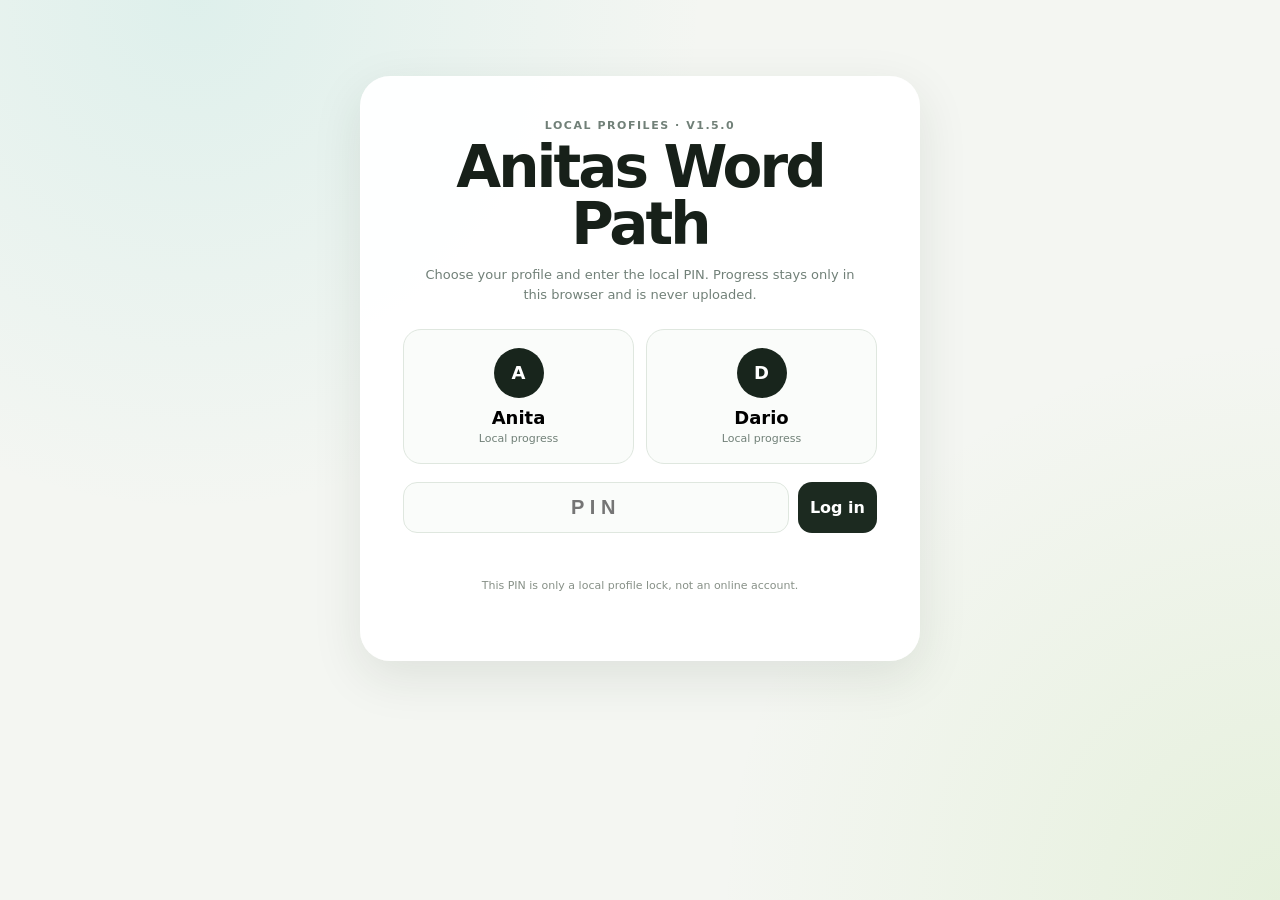
<file: cube/index.html>
<!DOCTYPE html>
<html lang="en" data-theme="light">
<head>
  <meta charset="UTF-8" />
  <meta name="viewport" content="width=device-width, initial-scale=1.0, viewport-fit=cover" />
  <meta name="theme-color" id="themeColorMeta" content="#f3f7f4" />
  <title>Anitas Word Cube · v1.5.0</title>
  <link rel="icon" href="data:image/svg+xml,%3Csvg xmlns='http://www.w3.org/2000/svg' viewBox='0 0 64 64'%3E%3Crect width='64' height='64' rx='14' fill='%23091311'/%3E%3Cg fill='none' stroke='%2359c9c4' stroke-width='5' stroke-linecap='round'%3E%3Cpath d='M18 18h14v14H18zM32 32h14v14H32zM25 25l14 14'/%3E%3C/g%3E%3C/svg%3E" />
  <link rel="stylesheet" href="cube.css?v=1.4.0" />
</head>
<body>
  <main class="app-shell">
    <header class="topbar">
      <div>
        <div class="eyebrow">3D game <span class="version-badge">v1.5.0</span></div>
        <h1>Anitas Word Cube</h1>
        <p>Find words across a rotatable 3×3 cube. Paths may continue over cube edges onto another face.</p>
      </div>
      <div class="top-actions">
        <span class="profile-badge" id="cubePlayerName">Player</span>
        <span class="difficulty-badge" id="cubeDifficultyBadge">Beginner</span>
        <span class="theme-badge" id="cubeThemeBadge">
          <span class="theme-badge-label">Theme</span>
          <strong id="cubeThemeValue">Loading…</strong>
        </span>
        <a class="ghost-btn" href="../">Game menu</a>
        <a class="ghost-btn" href="../stats.html">Statistics</a>
        <button class="ghost-btn" id="switchProfileBtn" type="button">Switch player</button>
        <button class="ghost-btn" id="themeBtn" type="button" aria-pressed="true">Dark mode</button>
        <button class="ghost-btn" id="resetViewBtn" type="button">Reset view</button>
        <button class="primary-btn small" id="newBtn" type="button">New cube</button>
      </div>
    </header>

    <section class="stats-row" aria-label="Game statistics">
      <div class="stat-card"><span>Found</span><strong id="foundStat">0/0</strong></div>
      <div class="stat-card"><span>Score</span><strong id="scoreStat">0</strong></div>
      <div class="stat-card"><span>Bonus</span><strong id="bonusStat">0</strong></div>
      <div class="stat-card"><span>Cross-face</span><strong id="crossStat">0</strong></div>
      <div class="stat-card"><span>Time</span><strong id="elapsedStat">00:00.0</strong></div>
    </section>

    <section class="game-layout">
      <div class="cube-panel">
        <div class="interaction-note">
          <span class="dot"></span>
          Drag the empty space around the cube to rotate it. Tap visible tiles to build a word.
        </div>

        <div class="stage" id="stage" aria-label="Interactive 3D word cube">
          <canvas class="cube-canvas" id="cubeCanvas"></canvas>
          <div class="rotate-hint hint-left">DRAG</div>
          <div class="rotate-hint hint-right">TO ROTATE</div>
        </div>

        <div class="selection-card">
          <div class="selection-copy">
            <span>Current path</span>
            <strong id="currentWord">Tap a tile to start</strong>
            <small id="selectionMeta">8 seconds after every tile · or press Check word</small>
          </div>
          <div class="timer-track" aria-hidden="true"><div id="timerBar"></div></div>
          <div class="selection-actions">
            <button class="secondary-btn" id="hintBtn" type="button">Hint</button>
            <button class="secondary-btn" id="clearBtn" type="button" disabled>Clear</button>
            <button class="primary-btn" id="checkBtn" type="button" disabled>Check word</button>
          </div>
        </div>
      </div>

      <aside class="side-panel">
        <div class="panel-section">
          <div class="theme-showcase">
            <span>Current theme</span>
            <strong id="wordThemeName">Cosmic</strong>
          </div>
          <div class="section-heading target-heading">
            <div><h2>Target words</h2></div>
            <div class="face-badge">3×3 × 6</div>
          </div>
          <p class="section-copy">The 3D cube uses the same 19 themes and 936+ theme words as the 2D game. New cubes now prioritise fresh categories and unused word combinations while keeping all 54 letters covered by valid target routes.</p>
          <div class="difficulty-message" id="difficultyMessage"></div>
          <div class="target-list" id="targetList"></div>
        </div>

        <div class="panel-section bonus-section">
          <div class="section-heading compact"><div><span>Extra points</span><h2>Bonus words</h2></div></div>
          <div class="bonus-list" id="bonusList"></div>
        </div>

        <div class="howto">
          <strong>Controls</strong>
          <p><b>Rotate:</b> drag empty space beside the cube with mouse or touch. Rotation is unlimited in every direction; the word timer pauses while rotating.</p>
          <p><b>Select:</b> tap touching visible tiles. Diagonal steps are allowed on a face and across a cube edge. Tap any selected tile again to deselect it and safely shorten the path.</p>
          <p><b>Difficulty:</b> Beginner shows targets + hints, Middle hides targets but keeps hints, Hard hides both and uses more complex routes.</p>
          <p><b>Time:</b> the solve clock starts when the cube appears and stops when the last target word is found. Rotating the cube is part of the solve time.</p>
          <p><b>Finish:</b> target words are recognised automatically. For bonus words, wait 8 seconds or use <em>Check word</em>.</p>
        </div>
      </aside>
    </section>
  </main>

  <div class="cube-loading show" id="cubeLoading" role="status" aria-live="polite" aria-busy="true">
    <div class="cube-loading-card">
      <div class="loader-cube-scene" aria-hidden="true">
        <div class="loader-cube">
          <span class="loader-face loader-front"></span>
          <span class="loader-face loader-back"></span>
          <span class="loader-face loader-right"></span>
          <span class="loader-face loader-left"></span>
          <span class="loader-face loader-top"></span>
          <span class="loader-face loader-bottom"></span>
        </div>
      </div>
      <strong id="cubeLoadingTitle">Building a new word cube…</strong>
      <span id="cubeLoadingDetail">Choosing a theme and preparing unique routes</span>
    </div>
  </div>

  <div class="toast" id="toast" role="status" aria-live="polite"></div>

  <div class="win" id="win" role="dialog" aria-modal="true" aria-labelledby="winTitle">
    <div class="win-card">
      <div class="win-mark">✓</div>
      <div class="eyebrow">Cube complete</div>
      <h2 id="winTitle">Nice route.</h2>
      <p id="winText"></p>
      <button class="primary-btn" id="nextCubeBtn" type="button">Generate next cube</button>
    </div>
  </div>

  <script src="../themes.js?v=1.4.4"></script>
  <script src="../words.js"></script>
  <script src="letter-layout.js?v=1.1.0"></script>
  <script src="cube-variety-loader.js?v=1.5.0"></script>
</body>
</html>
</file>
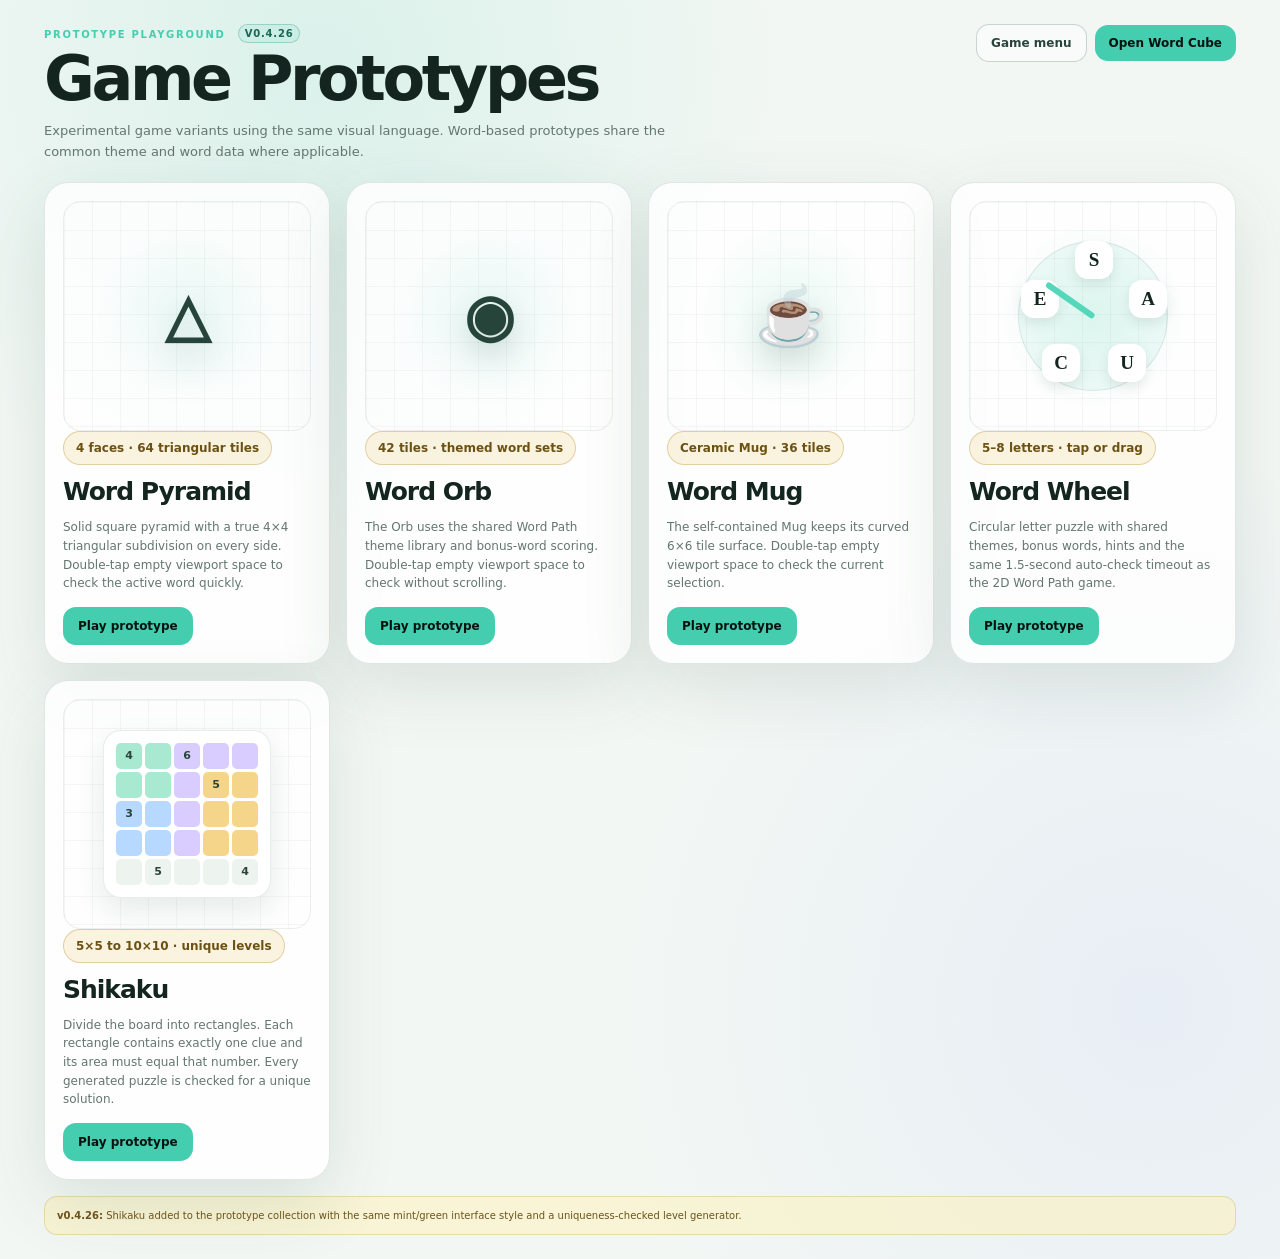
<file: prototypes/index.html>
<!DOCTYPE html>
<html lang="en" data-theme="light">
<head>
  <meta charset="UTF-8" />
  <meta name="viewport" content="width=device-width, initial-scale=1.0, viewport-fit=cover" />
  <meta name="theme-color" content="#f3f7f4" />
  <title>Word Shape Prototypes · v0.4.26</title>
  <link rel="stylesheet" href="prototype.css?v=0.4.24" />
  <style>
    .prototype-grid{display:grid;grid-template-columns:repeat(auto-fit,minmax(245px,1fr));gap:16px;margin-top:18px}
    .prototype-card{background:rgba(255,255,255,.82);border:1px solid var(--line);border-radius:24px;padding:18px;box-shadow:var(--shadow)}
    .prototype-card h2{margin:12px 0 7px;font-size:25px;letter-spacing:-.04em}.prototype-card p{color:var(--muted);font-size:12px;line-height:1.55;min-height:58px}
    .preview{height:230px;border-radius:18px;border:1px solid rgba(31,72,58,.08);background:linear-gradient(rgba(31,72,58,.045) 1px,transparent 1px),linear-gradient(90deg,rgba(31,72,58,.045) 1px,transparent 1px),radial-gradient(circle at center,rgba(69,205,176,.10),transparent 55%);background-size:28px 28px,28px 28px,auto;display:grid;place-items:center;overflow:hidden}
    .preview-label{font-family:Georgia,serif;font-size:58px;font-weight:800;color:#27443a;text-shadow:0 14px 30px rgba(30,70,55,.16)}.card-actions{display:flex;gap:8px;flex-wrap:wrap;margin-top:14px}
    .wheel-preview{position:relative;width:150px;height:150px;border-radius:50%;background:rgba(69,205,176,.08);border:1px solid rgba(31,72,58,.1)}.wheel-preview span{position:absolute;width:38px;height:38px;margin:-19px;border-radius:13px;background:#fff;display:grid;place-items:center;font:800 19px Georgia,serif;box-shadow:0 5px 12px rgba(31,72,58,.1)}.wheel-preview i{position:absolute;height:6px;background:#55d7b9;border-radius:999px;transform-origin:left center;left:75px;top:72px;width:58px;transform:rotate(-145deg)}
    .shikaku-preview{display:grid;grid-template-columns:repeat(5,26px);grid-template-rows:repeat(5,26px);gap:3px;padding:12px;border-radius:18px;background:#fff;border:1px solid rgba(31,72,58,.1);box-shadow:0 12px 28px rgba(31,72,58,.1)}.shikaku-preview span{display:grid;place-items:center;border-radius:5px;background:#edf4ef;font-size:11px;font-weight:900;color:#29453b}.shikaku-preview .a{background:#a9e8d1}.shikaku-preview .b{background:#d9ccff}.shikaku-preview .c{background:#f4d58a}.shikaku-preview .d{background:#b8d9ff}
    @media(max-width:900px){.prototype-card p{min-height:0}}
  </style>
</head>
<body>
  <main class="app-shell">
    <header class="topbar">
      <div>
        <div class="eyebrow">Prototype playground <span class="version-badge">v0.4.26</span></div>
        <h1>Game Prototypes</h1>
        <p>Experimental game variants using the same visual language. Word-based prototypes share the common theme and word data where applicable.</p>
      </div>
      <div class="top-actions"><a class="ghost-btn" href="../">Game menu</a><a class="primary-btn small" href="../cube/">Open Word Cube</a></div>
    </header>
    <section class="prototype-grid">
      <article class="prototype-card">
        <div class="preview"><div class="preview-label">△</div></div>
        <span class="shape-badge">4 faces · 64 triangular tiles</span><h2>Word Pyramid</h2>
        <p>Solid square pyramid with a true 4×4 triangular subdivision on every side. Double-tap empty viewport space to check the active word quickly.</p>
        <div class="card-actions"><a class="primary-btn" href="pyramid.html?v=0.4.24">Play prototype</a></div>
      </article>
      <article class="prototype-card">
        <div class="preview"><div class="preview-label">◉</div></div>
        <span class="shape-badge">42 tiles · themed word sets</span><h2>Word Orb</h2>
        <p>The Orb uses the shared Word Path theme library and bonus-word scoring. Double-tap empty viewport space to check without scrolling.</p>
        <div class="card-actions"><a class="primary-btn" href="orb.html?v=0.4.24">Play prototype</a></div>
      </article>
      <article class="prototype-card">
        <div class="preview"><div class="preview-label">☕</div></div>
        <span class="shape-badge">Ceramic Mug · 36 tiles</span><h2>Word Mug</h2>
        <p>The self-contained Mug keeps its curved 6×6 tile surface. Double-tap empty viewport space to check the current selection.</p>
        <div class="card-actions"><a class="primary-btn" href="mug.html?v=0.4.24">Play prototype</a></div>
      </article>
      <article class="prototype-card">
        <div class="preview"><div class="wheel-preview"><span style="left:75px;top:18px">S</span><span style="left:129px;top:57px">A</span><span style="left:108px;top:121px">U</span><span style="left:42px;top:121px">C</span><span style="left:21px;top:57px">E</span><i></i></div></div>
        <span class="shape-badge">5–8 letters · tap or drag</span><h2>Word Wheel</h2>
        <p>Circular letter puzzle with shared themes, bonus words, hints and the same 1.5-second auto-check timeout as the 2D Word Path game.</p>
        <div class="card-actions"><a class="primary-btn" href="wheel.html?v=0.1.3">Play prototype</a></div>
      </article>
      <article class="prototype-card">
        <div class="preview"><div class="shikaku-preview"><span class="a">4</span><span class="a"></span><span class="b">6</span><span class="b"></span><span class="b"></span><span class="a"></span><span class="a"></span><span class="b"></span><span class="c">5</span><span class="c"></span><span class="d">3</span><span class="d"></span><span class="b"></span><span class="c"></span><span class="c"></span><span class="d"></span><span class="d"></span><span class="b"></span><span class="c"></span><span class="c"></span><span></span><span>5</span><span></span><span></span><span>4</span></div></div>
        <span class="shape-badge">5×5 to 10×10 · unique levels</span><h2>Shikaku</h2>
        <p>Divide the board into rectangles. Each rectangle contains exactly one clue and its area must equal that number. Every generated puzzle is checked for a unique solution.</p>
        <div class="card-actions"><a class="primary-btn" href="shikaku.html?v=0.1.0">Play prototype</a></div>
      </article>
    </section>
    <div class="prototype-note"><strong>v0.4.26:</strong> Shikaku added to the prototype collection with the same mint/green interface style and a uniqueness-checked level generator.</div>
  </main>
</body>
</html>
</file>
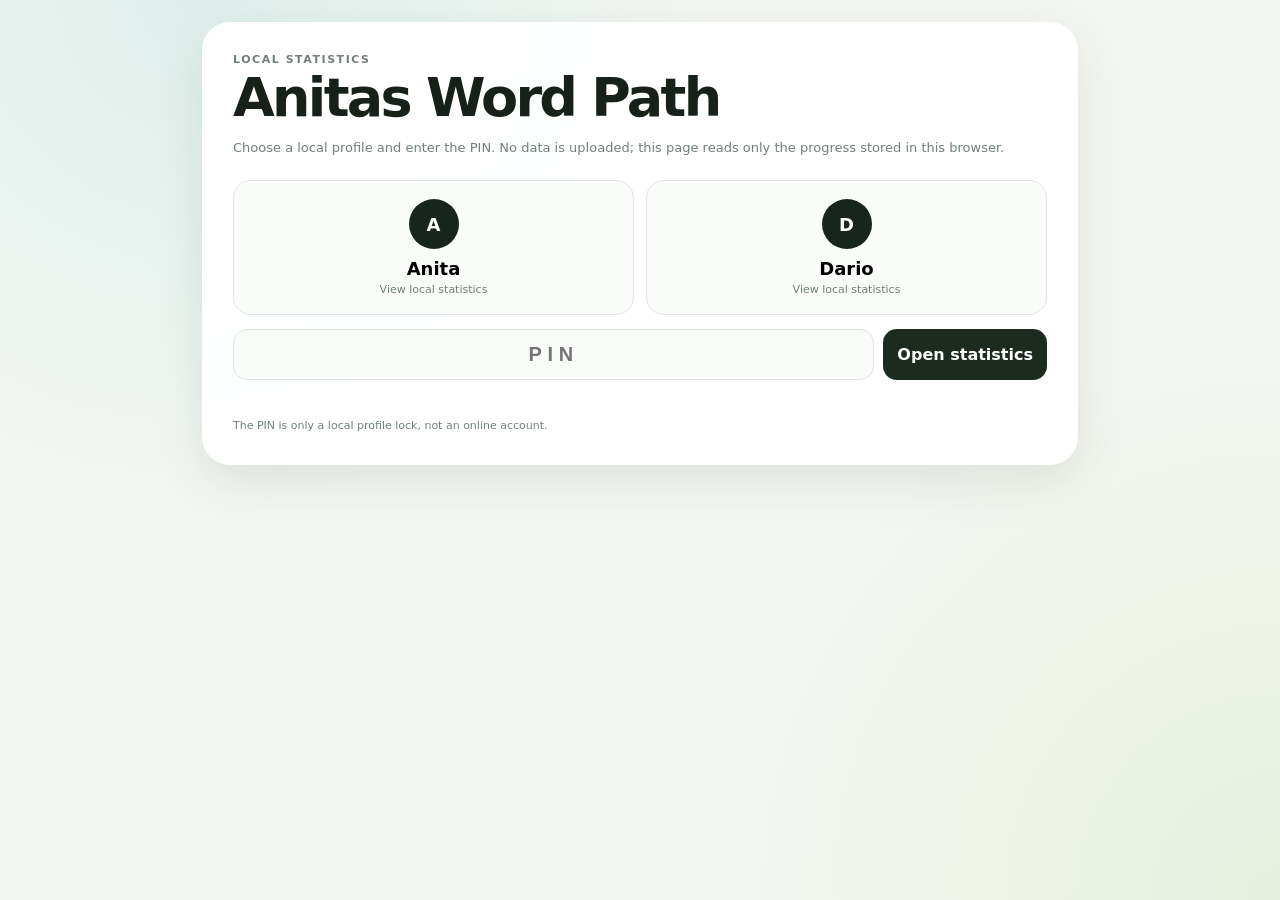
<file: stats.html>
<!DOCTYPE html>
<html lang="en">
<head>
  <meta charset="UTF-8" />
  <meta name="viewport" content="width=device-width, initial-scale=1.0, viewport-fit=cover" />
  <title>Anitas Word Path · Statistics</title>
  <style>
    :root{
      --bg:#f4f6f2;--panel:#fff;--text:#172019;--muted:#718078;--accent:#59c9c4;--accent2:#8dcd56;
      --line:#dfe7df;--shadow:0 16px 50px rgba(25,45,30,.10);
    }
    *{box-sizing:border-box}
    body{margin:0;min-height:100vh;font-family:Inter,ui-sans-serif,system-ui,-apple-system,BlinkMacSystemFont,"Segoe UI",sans-serif;color:var(--text);background:radial-gradient(circle at 15% 0%,rgba(89,201,196,.14),transparent 32rem),radial-gradient(circle at 100% 100%,rgba(141,205,86,.14),transparent 35rem),var(--bg)}
    button,a{font:inherit}
    .app{width:min(920px,100%);margin:0 auto;padding:22px}
    .hidden{display:none!important}
    .card{background:rgba(255,255,255,.94);border:1px solid rgba(255,255,255,.98);box-shadow:var(--shadow);border-radius:28px;padding:clamp(20px,4vw,30px)}
    .kicker{color:var(--muted);text-transform:uppercase;letter-spacing:.14em;font-weight:850;font-size:11px;margin-bottom:6px}
    h1{margin:0;font-size:clamp(34px,6vw,54px);letter-spacing:-.05em;line-height:.98}
    h2{margin:0;font-size:20px;letter-spacing:-.025em}
    p{color:var(--muted);font-size:13px;line-height:1.55}
    .profile-grid{display:grid;grid-template-columns:1fr 1fr;gap:12px;margin:22px 0 14px}
    .profile-card{border:1px solid var(--line);background:#fafcfa;border-radius:18px;padding:18px 14px;cursor:pointer;text-align:center;transition:.14s ease}
    .profile-card:hover{border-color:#bfd5c4;transform:translateY(-1px)}
    .profile-card.selected{border-color:var(--accent);box-shadow:inset 0 0 0 2px rgba(89,201,196,.18);background:rgba(89,201,196,.07)}
    .avatar{width:50px;height:50px;border-radius:50%;display:grid;place-items:center;margin:0 auto 9px;background:#18251c;color:#fff;font-weight:900;font-size:18px}
    .profile-card strong{display:block;font-size:18px}.profile-card span{display:block;color:var(--muted);font-size:11px;margin-top:4px}
    .pin-row{display:grid;grid-template-columns:1fr auto;gap:9px;margin-top:14px}
    .pin{width:100%;border:1px solid var(--line);border-radius:14px;padding:13px 14px;background:#fafcfa;text-align:center;font-size:20px;letter-spacing:.28em;font-weight:800}
    .btn{border:none;border-radius:14px;padding:11px 14px;font-weight:850;cursor:pointer;text-decoration:none;display:inline-flex;align-items:center;justify-content:center}
    .btn.primary{background:#1c2a20;color:#fff}.btn.secondary{background:#edf2ed;color:#223027}
    .error{min-height:18px;color:#a3473c;font-size:12px;margin-top:8px}
    .top{display:flex;justify-content:space-between;gap:16px;align-items:flex-start;margin-bottom:18px}.top-actions{display:flex;gap:8px;flex-wrap:wrap;justify-content:flex-end}
    .summary{display:grid;grid-template-columns:repeat(4,1fr);gap:9px;margin-bottom:16px}
    .mode-summary{display:grid;grid-template-columns:1fr 1fr;gap:9px;margin-bottom:16px}
    .summary-card{border:1px solid var(--line);background:#f8faf7;border-radius:16px;padding:14px}
    .summary-card span{display:block;color:var(--muted);font-size:9px;text-transform:uppercase;letter-spacing:.1em;font-weight:900;margin-bottom:5px}
    .summary-card b{display:block;font-size:27px;letter-spacing:-.04em}.summary-card small{display:block;color:var(--muted);font-size:10px;margin-top:3px}
    .section{border:1px solid var(--line);border-radius:18px;padding:15px;margin-top:11px;background:#fff}
    .section-head{display:flex;justify-content:space-between;align-items:baseline;gap:12px;margin-bottom:12px}.section-head span{font-size:10px;color:var(--muted)}
    .week-bars{height:170px;display:grid;grid-template-columns:repeat(7,1fr);gap:8px;align-items:end}
    .day{height:100%;display:flex;flex-direction:column;justify-content:flex-end;align-items:center;min-width:0}.value{font-size:11px;font-weight:900;margin-bottom:5px}.track{height:112px;width:100%;max-width:46px;border-radius:10px;background:#edf2ed;display:flex;align-items:flex-end;overflow:hidden}.fill{width:100%;border-radius:10px;background:linear-gradient(180deg,var(--accent),var(--accent2));transition:height .25s ease}.label{font-size:10px;color:var(--muted);font-weight:800;margin-top:6px}
    .history{height:135px;display:grid;grid-template-columns:repeat(8,1fr);gap:8px;align-items:end}.history-item{height:100%;display:flex;flex-direction:column;justify-content:flex-end;align-items:center;min-width:0}.history-track{height:84px;width:100%;max-width:48px;border-radius:9px;background:#edf2ed;display:flex;align-items:flex-end;overflow:hidden}.history-fill{width:100%;background:#8dcd56;border-radius:9px}.history-label{font-size:9px;color:var(--muted);margin-top:5px;white-space:nowrap}.history-value{font-size:10px;font-weight:900;margin-bottom:4px}
    .days{display:grid;gap:6px}.day-row{display:grid;grid-template-columns:minmax(120px,1.4fr) minmax(70px,.7fr);gap:8px;align-items:center;padding:9px 11px;border-radius:11px;background:#f8faf7;font-size:11px}.day-row .date{font-weight:850}.day-row .count{text-align:right;color:var(--muted)}
    .note{margin-top:12px;color:var(--muted);font-size:10px;line-height:1.5}
    .empty{padding:30px 10px;text-align:center;color:var(--muted);font-size:13px}
    @media(max-width:700px){.summary{grid-template-columns:1fr 1fr}.profile-grid{grid-template-columns:1fr}.pin-row{grid-template-columns:1fr}.top{flex-direction:column}.top-actions{justify-content:flex-start}.week-bars{gap:4px}.app{padding:12px}}
  </style>
</head>
<body>
<main class="app">
  <section class="card" id="loginCard">
    <div class="kicker">Local statistics</div>
    <h1>Anitas Word Path</h1>
    <p>Choose a local profile and enter the PIN. No data is uploaded; this page reads only the progress stored in this browser.</p>
    <div class="profile-grid" id="profileGrid">
      <button class="profile-card" type="button" data-profile="Anita"><div class="avatar">A</div><strong>Anita</strong><span>View local statistics</span></button>
      <button class="profile-card" type="button" data-profile="Dario"><div class="avatar">D</div><strong>Dario</strong><span>View local statistics</span></button>
    </div>
    <div class="pin-row">
      <input class="pin" id="pinInput" type="password" inputmode="numeric" maxlength="4" autocomplete="off" placeholder="PIN" disabled />
      <button class="btn primary" id="loginBtn" type="button" disabled>Open statistics</button>
    </div>
    <div class="error" id="error"></div>
    <p style="font-size:11px;margin-bottom:0">The PIN is only a local profile lock, not an online account.</p>
  </section>

  <section class="card hidden" id="dashboard">
    <div class="top">
      <div><div class="kicker">Local activity</div><h2 id="title">Statistics</h2><p id="subtitle" style="margin:5px 0 0"></p></div>
      <div class="top-actions"><a class="btn secondary" href="./">Back to game</a><button class="btn secondary" id="switchBtn" type="button">Switch player</button></div>
    </div>

    <div class="summary">
      <div class="summary-card"><span>Today</span><b id="todayCount">0</b><small>puzzles</small></div>
      <div class="summary-card"><span>This week</span><b id="weekCount">0</b><small>Monday – Sunday</small></div>
      <div class="summary-card"><span>Average / day</span><b id="dayAverage">0.0</b><small>calendar average</small></div>
      <div class="summary-card"><span>Best day</span><b id="bestCount">0</b><small id="bestDate">—</small></div>
    </div>

    <div class="mode-summary">
      <div class="summary-card"><span>2D Word Path</span><b id="pathPuzzles">0</b><small>completed puzzles</small></div>
      <div class="summary-card"><span>3D Word Cube</span><b id="cubePuzzles">0</b><small>completed cubes</small></div>
    </div>

    <div class="section">
      <div class="section-head"><h2>This week</h2><span id="weekMeta"></span></div>
      <div class="week-bars" id="weekBars"></div>
    </div>

    <div class="section">
      <div class="section-head"><h2>Last 8 weeks</h2><span id="weeksMeta"></span></div>
      <div class="history" id="history"></div>
    </div>

    <div class="section">
      <div class="section-head"><h2>Last 14 days</h2><span>Puzzles per day</span></div>
      <div class="days" id="days"></div>
    </div>

    <div class="note" id="note"></div>
  </section>
</main>

<script>
(() => {
  const PROFILES={
    Anita:{pinHash:"9af15b336e6a9619928537df30b2e6a2376569fcf9d7e773eccede65606529a0"},
    Dario:{pinHash:"9af15b336e6a9619928537df30b2e6a2376569fcf9d7e773eccede65606529a0"}
  };

  const loginCard=document.getElementById("loginCard");
  const dashboard=document.getElementById("dashboard");
  const profileGrid=document.getElementById("profileGrid");
  const pinInput=document.getElementById("pinInput");
  const loginBtn=document.getElementById("loginBtn");
  const errorEl=document.getElementById("error");
  const title=document.getElementById("title");
  const subtitle=document.getElementById("subtitle");
  const todayCount=document.getElementById("todayCount");
  const weekCount=document.getElementById("weekCount");
  const dayAverage=document.getElementById("dayAverage");
  const bestCount=document.getElementById("bestCount");
  const bestDate=document.getElementById("bestDate");
  const weekMeta=document.getElementById("weekMeta");
  const weeksMeta=document.getElementById("weeksMeta");
  const weekBars=document.getElementById("weekBars");
  const history=document.getElementById("history");
  const days=document.getElementById("days");
  const note=document.getElementById("note");
  const switchBtn=document.getElementById("switchBtn");
  const pathPuzzles=document.getElementById("pathPuzzles");
  const cubePuzzles=document.getElementById("cubePuzzles");

  let pendingProfile="";

  async function sha256(value){
    const data=new TextEncoder().encode(value);
    const digest=await crypto.subtle.digest("SHA-256",data);
    return [...new Uint8Array(digest)].map(b=>b.toString(16).padStart(2,"0")).join("");
  }

  function selectProfile(name){
    pendingProfile=name;
    profileGrid.querySelectorAll(".profile-card").forEach(card=>card.classList.toggle("selected",card.dataset.profile===name));
    pinInput.disabled=false;loginBtn.disabled=false;pinInput.value="";errorEl.textContent="";pinInput.focus();
  }

  function dateKey(date){
    const y=date.getFullYear(),m=String(date.getMonth()+1).padStart(2,"0"),d=String(date.getDate()).padStart(2,"0");
    return `${y}-${m}-${d}`;
  }

  function dateFromKey(key){const [y,m,d]=key.split("-").map(Number);return new Date(y,m-1,d,12)}
  function addDays(date,n){const out=new Date(date.getFullYear(),date.getMonth(),date.getDate(),12);out.setDate(out.getDate()+n);return out}
  function mondayOf(date){const out=new Date(date.getFullYear(),date.getMonth(),date.getDate(),12);out.setDate(out.getDate()-((out.getDay()+6)%7));return out}
  function fmt(date,options={day:"2-digit",month:"short"}){return date.toLocaleDateString("en-GB",options)}

  function parsePuzzleDate(code){
    let m=String(code).match(/^DAILY-(\d{4}-\d{2}-\d{2})-/i);
    if(m)return dateFromKey(m[1]);
    m=String(code).match(/^WP-(?:CLASSIC|MIXED|MYSTERY|CHALLENGE)-(?:6|9|12)-(?:BEGINNER|MIDDLE|HARD)-([0-9A-Z]+)-/i);
    if(!m)m=String(code).match(/^WC-([0-9A-Z]+)-/i);
    if(!m)return null;
    const ms=parseInt(m[1],36);
    if(!Number.isFinite(ms)||ms<1577836800000||ms>Date.now()+86400000)return null;
    return new Date(ms);
  }

  function loadProfile(name){
    try{return JSON.parse(localStorage.getItem(`anitasWordPathStats:${name}`)||"null")||{}}
    catch(_){return{}}
  }

  function buildActivity(stats){
    const map={};
    const codes=[...new Set(stats.completedPuzzles||[])];
    codes.forEach(code=>{
      const date=parsePuzzleDate(code);if(!date)return;
      const key=dateKey(date);map[key]=(map[key]||0)+1;
    });
    return{map,datedCount:Object.values(map).reduce((a,b)=>a+b,0),codeCount:codes.length};
  }

  function render(name){
    const stats=loadProfile(name);
    const {map,datedCount}=buildActivity(stats);
    const now=new Date();
    const todayKey=dateKey(now);
    const weekStart=mondayOf(now);
    const elapsed=((now.getDay()+6)%7)+1;
    const getCount=date=>map[dateKey(date)]||0;
    const thisWeek=Array.from({length:7},(_,i)=>({date:addDays(weekStart,i),count:getCount(addDays(weekStart,i))}));
    const thisWeekTotal=thisWeek.reduce((s,x)=>s+x.count,0);

    const datedEntries=Object.entries(map).sort((a,b)=>a[0].localeCompare(b[0]));
    const earliest=datedEntries.length?dateFromKey(datedEntries[0][0]):now;
    const calendarDays=Math.max(1,Math.floor((new Date(now.getFullYear(),now.getMonth(),now.getDate())-new Date(earliest.getFullYear(),earliest.getMonth(),earliest.getDate()))/86400000)+1);

    let bestKey="",best=0;
    datedEntries.forEach(([key,count])=>{if(count>best){best=count;bestKey=key}});

    title.textContent=`${name} · Statistics`;
    const cubeTotal=stats.cubePuzzles||0;
    const pathTotal=Math.max(0,(stats.totalPuzzles||0)-cubeTotal);
    subtitle.textContent=`${stats.totalPuzzles||0} puzzles completed in this local profile · 2D and 3D combined`;
    pathPuzzles.textContent=pathTotal;
    cubePuzzles.textContent=cubeTotal;
    todayCount.textContent=map[todayKey]||0;
    weekCount.textContent=thisWeekTotal;
    dayAverage.textContent=(datedCount/calendarDays).toFixed(1);
    bestCount.textContent=best;
    bestDate.textContent=bestKey?fmt(dateFromKey(bestKey),{weekday:"short",day:"2-digit",month:"short"}):"—";
    weekMeta.textContent=`${(thisWeekTotal/elapsed).toFixed(1)} puzzles/day so far`;

    const weekMax=Math.max(1,...thisWeek.map(x=>x.count));
    weekBars.innerHTML=thisWeek.map(({date,count})=>`<div class="day"><div class="value">${count}</div><div class="track"><div class="fill" style="height:${count?Math.max(8,count/weekMax*100):0}%"></div></div><div class="label">${fmt(date,{weekday:"short"})}</div></div>`).join("");

    const weeks=[];
    for(let offset=7;offset>=0;offset--){
      const start=addDays(weekStart,-offset*7);let total=0;
      for(let i=0;i<7;i++)total+=getCount(addDays(start,i));
      weeks.push({start,total,current:offset===0});
    }
    const maxWeek=Math.max(1,...weeks.map(w=>w.total));
    const averageWeek=weeks.reduce((s,w)=>s+w.total,0)/weeks.length;
    weeksMeta.textContent=`Ø ${averageWeek.toFixed(1)} puzzles/week`;
    history.innerHTML=weeks.map(w=>`<div class="history-item"><div class="history-value">${w.total}</div><div class="history-track"><div class="history-fill" style="height:${w.total?Math.max(8,w.total/maxWeek*100):0}%"></div></div><div class="history-label">${w.current?"This":fmt(w.start,{day:"2-digit",month:"short"})}</div></div>`).join("");

    days.innerHTML=Array.from({length:14},(_,i)=>addDays(now,-i)).map(date=>`<div class="day-row"><span class="date">${fmt(date,{weekday:"short",day:"2-digit",month:"short"})}</span><span class="count">${getCount(date)} puzzles</span></div>`).join("");

    const activeDays=datedEntries.filter(([,count])=>count>0).length;
    const activeAvg=activeDays?datedCount/activeDays:0;
    const undated=Math.max(0,(stats.totalPuzzles||0)-datedCount);
    note.textContent=`${datedCount} completed puzzles have a usable local date and are included in the charts. ${undated} older, repeated Daily, or custom-seed puzzles cannot be assigned reliably to a date. Average on active days: ${activeAvg.toFixed(1)} puzzles.`;

    loginCard.classList.add("hidden");dashboard.classList.remove("hidden");
  }

  async function login(){
    const profile=PROFILES[pendingProfile];if(!profile)return;
    const pin=pinInput.value.trim();if(pin.length!==4){errorEl.textContent="Enter the 4-digit PIN.";return}
    try{
      if(await sha256(pin)!==profile.pinHash){errorEl.textContent="Wrong PIN.";pinInput.select();return}
    }catch(_){errorEl.textContent="PIN check is not supported in this browser.";return}
    localStorage.setItem("anitasWordPathActiveProfile",pendingProfile);
    render(pendingProfile);
  }

  function reset(){
    localStorage.removeItem("anitasWordPathActiveProfile");
    sessionStorage.removeItem("anitasWordPathActiveProfile");
    pendingProfile="";pinInput.value="";pinInput.disabled=true;loginBtn.disabled=true;errorEl.textContent="";
    profileGrid.querySelectorAll(".profile-card").forEach(card=>card.classList.remove("selected"));
    dashboard.classList.add("hidden");loginCard.classList.remove("hidden");
  }

  profileGrid.addEventListener("click",e=>{const card=e.target.closest("[data-profile]");if(card)selectProfile(card.dataset.profile)});
  loginBtn.addEventListener("click",login);
  pinInput.addEventListener("keydown",e=>{if(e.key==="Enter")login()});
  switchBtn.addEventListener("click",reset);

  /* Reuse the remembered local profile from the game, including after the
     browser has been closed and reopened. Switch player clears this device login. */
  const legacySessionProfile=sessionStorage.getItem("anitasWordPathActiveProfile");
  const resumedProfile=localStorage.getItem("anitasWordPathActiveProfile")||legacySessionProfile;
  if(resumedProfile&&PROFILES[resumedProfile]){
    localStorage.setItem("anitasWordPathActiveProfile",resumedProfile);
    sessionStorage.removeItem("anitasWordPathActiveProfile");
    pendingProfile=resumedProfile;
    render(resumedProfile);
  }else if(resumedProfile){
    localStorage.removeItem("anitasWordPathActiveProfile");
    sessionStorage.removeItem("anitasWordPathActiveProfile");
  }
})();
</script>
</body>
</html>
</file>
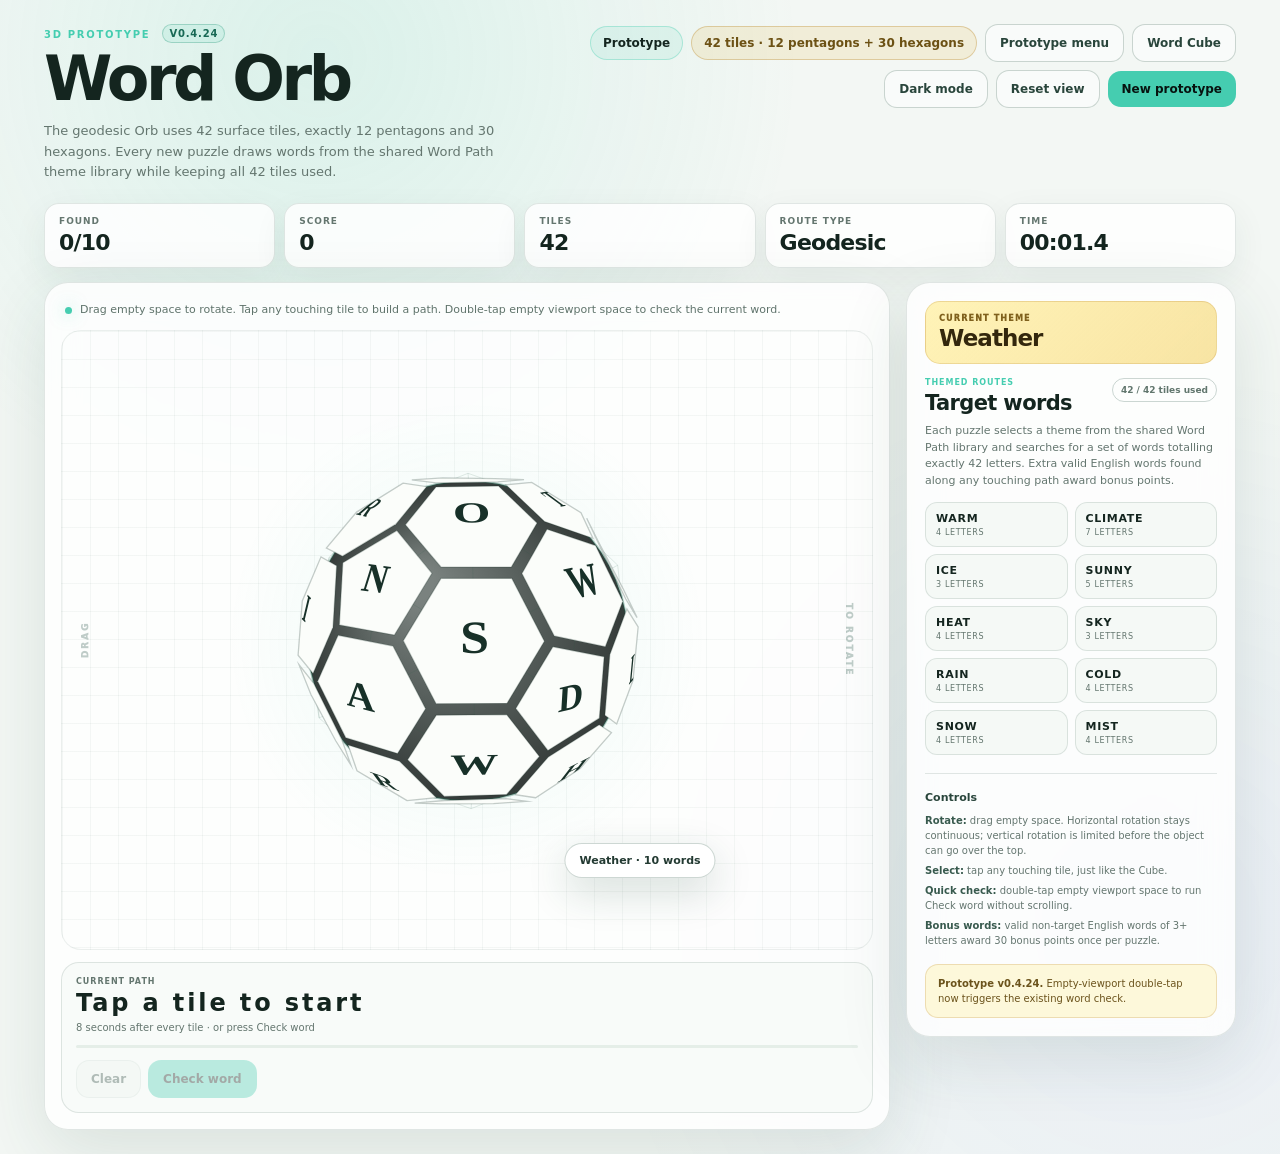
<file: prototypes/orb.html>
<!DOCTYPE html>
<html lang="en" data-theme="light">
<head>
  <meta charset="UTF-8" />
  <meta name="viewport" content="width=device-width, initial-scale=1.0, viewport-fit=cover" />
  <meta name="theme-color" id="themeColorMeta" content="#f3f7f4" />
  <title>Word Orb Prototype · v0.4.24</title>
  <link rel="stylesheet" href="prototype.css?v=0.4.24" />
</head>
<body data-mode="orb">
  <main class="app-shell">
    <header class="topbar">
      <div><div class="eyebrow">3D prototype <span class="version-badge">v0.4.24</span></div><h1>Word Orb</h1><p>The geodesic Orb uses 42 surface tiles, exactly 12 pentagons and 30 hexagons. Every new puzzle draws words from the shared Word Path theme library while keeping all 42 tiles used.</p></div>
      <div class="top-actions"><span class="prototype-badge">Prototype</span><span class="shape-badge">42 tiles · 12 pentagons + 30 hexagons</span><a class="ghost-btn" href="index.html">Prototype menu</a><a class="ghost-btn" href="../cube/">Word Cube</a><button class="ghost-btn" id="themeBtn" type="button">Dark mode</button><button class="ghost-btn" id="resetViewBtn" type="button">Reset view</button><button class="primary-btn small" id="newBtn" type="button">New prototype</button></div>
    </header>
    <section class="stats-row" aria-label="Game statistics"><div class="stat-card"><span>Found</span><strong id="foundStat">0/0</strong></div><div class="stat-card"><span>Score</span><strong id="scoreStat">0</strong></div><div class="stat-card"><span>Tiles</span><strong id="tileStat">0</strong></div><div class="stat-card"><span>Route type</span><strong id="routeStat">Geodesic</strong></div><div class="stat-card"><span>Time</span><strong id="elapsedStat">00:00.0</strong></div></section>
    <section class="game-layout">
      <div class="object-panel"><div class="interaction-note"><span class="dot"></span>Drag empty space to rotate. Tap any touching tile to build a path. Double-tap empty viewport space to check the current word.</div><div class="stage" id="stage" aria-label="Interactive Word Orb"><canvas class="shape-canvas" id="gameCanvas"></canvas><div class="rotate-hint hint-left">DRAG</div><div class="rotate-hint hint-right">TO ROTATE</div></div><div class="selection-card"><div class="selection-copy"><span>Current path</span><strong id="currentWord">Tap a tile to start</strong><small id="selectionMeta">8 seconds after every tile · or press Check word</small></div><div class="timer-track" aria-hidden="true"><div id="timerBar"></div></div><div class="selection-actions"><button class="secondary-btn" id="clearBtn" type="button" disabled>Clear</button><button class="primary-btn" id="checkBtn" type="button" disabled>Check word</button></div></div></div>
      <aside class="side-panel"><div class="panel-section"><div class="theme-showcase"><span>Current theme</span><strong id="wordThemeName">Loading…</strong></div><div class="section-heading"><div><span>Themed routes</span><h2>Target words</h2></div><div class="face-badge">42 / 42 tiles used</div></div><p class="section-copy">Each puzzle selects a theme from the shared Word Path library and searches for a set of words totalling exactly 42 letters. Extra valid English words found along any touching path award bonus points.</p><div class="target-list" id="targetList"></div></div><div class="howto"><strong>Controls</strong><p><b>Rotate:</b> drag empty space. Horizontal rotation stays continuous; vertical rotation is limited before the object can go over the top.</p><p><b>Select:</b> tap any touching tile, just like the Cube.</p><p><b>Quick check:</b> double-tap empty viewport space to run Check word without scrolling.</p><p><b>Bonus words:</b> valid non-target English words of 3+ letters award 30 bonus points once per puzzle.</p></div><div class="prototype-note"><strong>Prototype v0.4.24.</strong> Empty-viewport double-tap now triggers the existing word check.</div></aside>
    </section>
  </main>
  <div class="toast" id="toast" role="status" aria-live="polite"></div><div class="win" id="win" role="dialog" aria-modal="true"><div class="win-card"><div class="win-mark">✓</div><div class="eyebrow">Prototype complete</div><h2>Shape solved.</h2><p id="winText"></p><button class="primary-btn" id="nextBtn" type="button">Generate next prototype</button></div></div>
  <script src="../themes-data.js?v=1.4.3"></script>
  <script src="../words.js?v=1.0.0"></script>
  <script src="prototype-core.js?v=0.4.24"></script><script>WordShapeProto.ver='0.4.24';</script><script src="prototype-geometry.js?v=0.4.24"></script><script src="prototype-render.js?v=0.4.24"></script><script src="prototype-runtime.js?v=0.4.24"></script><script src="prototype-doubletap.js?v=0.4.24"></script>
</body>
</html>
</file>
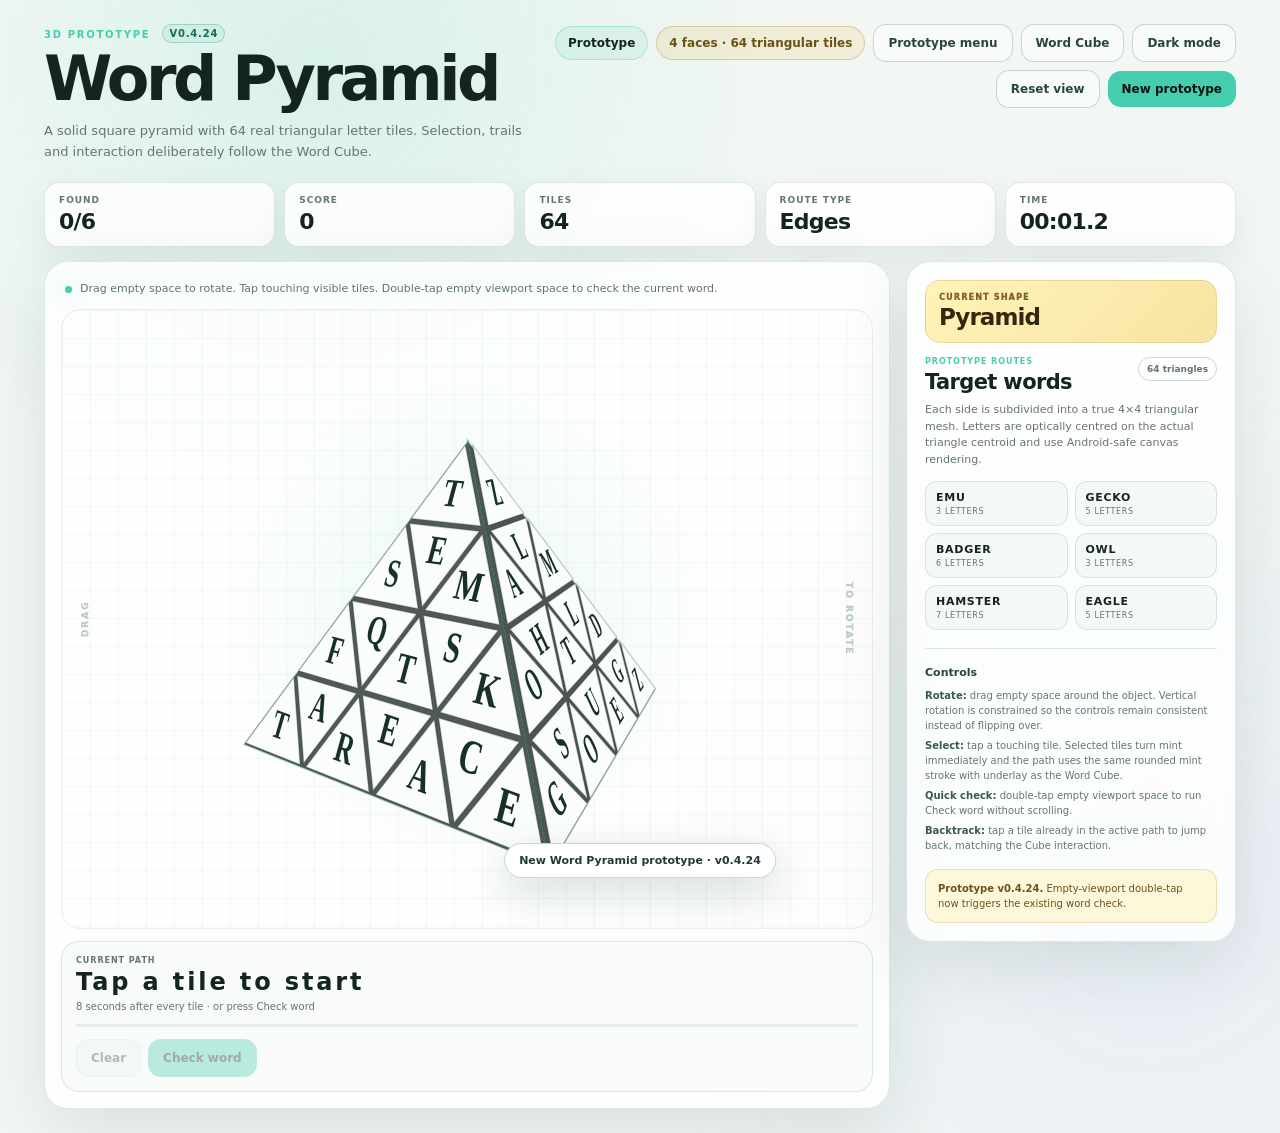
<file: prototypes/pyramid.html>
<!DOCTYPE html>
<html lang="en" data-theme="light">
<head>
  <meta charset="UTF-8" />
  <meta name="viewport" content="width=device-width, initial-scale=1.0, viewport-fit=cover" />
  <meta name="theme-color" id="themeColorMeta" content="#f3f7f4" />
  <title>Word Pyramid Prototype · v0.4.24</title>
  <link rel="stylesheet" href="prototype.css?v=0.4.24" />
</head>
<body data-mode="pyramid">
  <main class="app-shell">
    <header class="topbar">
      <div><div class="eyebrow">3D prototype <span class="version-badge">v0.4.24</span></div><h1>Word Pyramid</h1><p>A solid square pyramid with 64 real triangular letter tiles. Selection, trails and interaction deliberately follow the Word Cube.</p></div>
      <div class="top-actions"><span class="prototype-badge">Prototype</span><span class="shape-badge">4 faces · 64 triangular tiles</span><a class="ghost-btn" href="index.html">Prototype menu</a><a class="ghost-btn" href="../cube/">Word Cube</a><button class="ghost-btn" id="themeBtn" type="button">Dark mode</button><button class="ghost-btn" id="resetViewBtn" type="button">Reset view</button><button class="primary-btn small" id="newBtn" type="button">New prototype</button></div>
    </header>
    <section class="stats-row" aria-label="Prototype statistics"><div class="stat-card"><span>Found</span><strong id="foundStat">0/0</strong></div><div class="stat-card"><span>Score</span><strong id="scoreStat">0</strong></div><div class="stat-card"><span>Tiles</span><strong id="tileStat">0</strong></div><div class="stat-card"><span>Route type</span><strong id="routeStat">Edges</strong></div><div class="stat-card"><span>Time</span><strong id="elapsedStat">00:00.0</strong></div></section>
    <section class="game-layout">
      <div class="object-panel"><div class="interaction-note"><span class="dot"></span>Drag empty space to rotate. Tap touching visible tiles. Double-tap empty viewport space to check the current word.</div><div class="stage" id="stage" aria-label="Interactive Word Pyramid"><canvas class="shape-canvas" id="gameCanvas"></canvas><div class="rotate-hint hint-left">DRAG</div><div class="rotate-hint hint-right">TO ROTATE</div></div><div class="selection-card"><div class="selection-copy"><span>Current path</span><strong id="currentWord">Tap a tile to start</strong><small id="selectionMeta">8 seconds after every tile · or press Check word</small></div><div class="timer-track" aria-hidden="true"><div id="timerBar"></div></div><div class="selection-actions"><button class="secondary-btn" id="clearBtn" type="button" disabled>Clear</button><button class="primary-btn" id="checkBtn" type="button" disabled>Check word</button></div></div></div>
      <aside class="side-panel"><div class="panel-section"><div class="theme-showcase"><span>Current shape</span><strong>Pyramid</strong></div><div class="section-heading"><div><span>Prototype routes</span><h2>Target words</h2></div><div class="face-badge">64 triangles</div></div><p class="section-copy">Each side is subdivided into a true 4×4 triangular mesh. Letters are optically centred on the actual triangle centroid and use Android-safe canvas rendering.</p><div class="target-list" id="targetList"></div></div><div class="howto"><strong>Controls</strong><p><b>Rotate:</b> drag empty space around the object. Vertical rotation is constrained so the controls remain consistent instead of flipping over.</p><p><b>Select:</b> tap a touching tile. Selected tiles turn mint immediately and the path uses the same rounded mint stroke with underlay as the Word Cube.</p><p><b>Quick check:</b> double-tap empty viewport space to run Check word without scrolling.</p><p><b>Backtrack:</b> tap a tile already in the active path to jump back, matching the Cube interaction.</p></div><div class="prototype-note"><strong>Prototype v0.4.24.</strong> Empty-viewport double-tap now triggers the existing word check.</div></aside>
    </section>
  </main>
  <div class="toast" id="toast" role="status" aria-live="polite"></div><div class="win" id="win" role="dialog" aria-modal="true"><div class="win-card"><div class="win-mark">✓</div><div class="eyebrow">Prototype complete</div><h2>Shape solved.</h2><p id="winText"></p><button class="primary-btn" id="nextBtn" type="button">Generate next prototype</button></div></div>
  <script src="prototype-core.js?v=0.4.24"></script><script>WordShapeProto.ver='0.4.24';</script><script src="prototype-geometry.js?v=0.4.24"></script><script src="prototype-render.js?v=0.4.24"></script><script src="prototype-runtime.js?v=0.4.24"></script><script src="prototype-doubletap.js?v=0.4.24"></script>
</body>
</html>
</file>
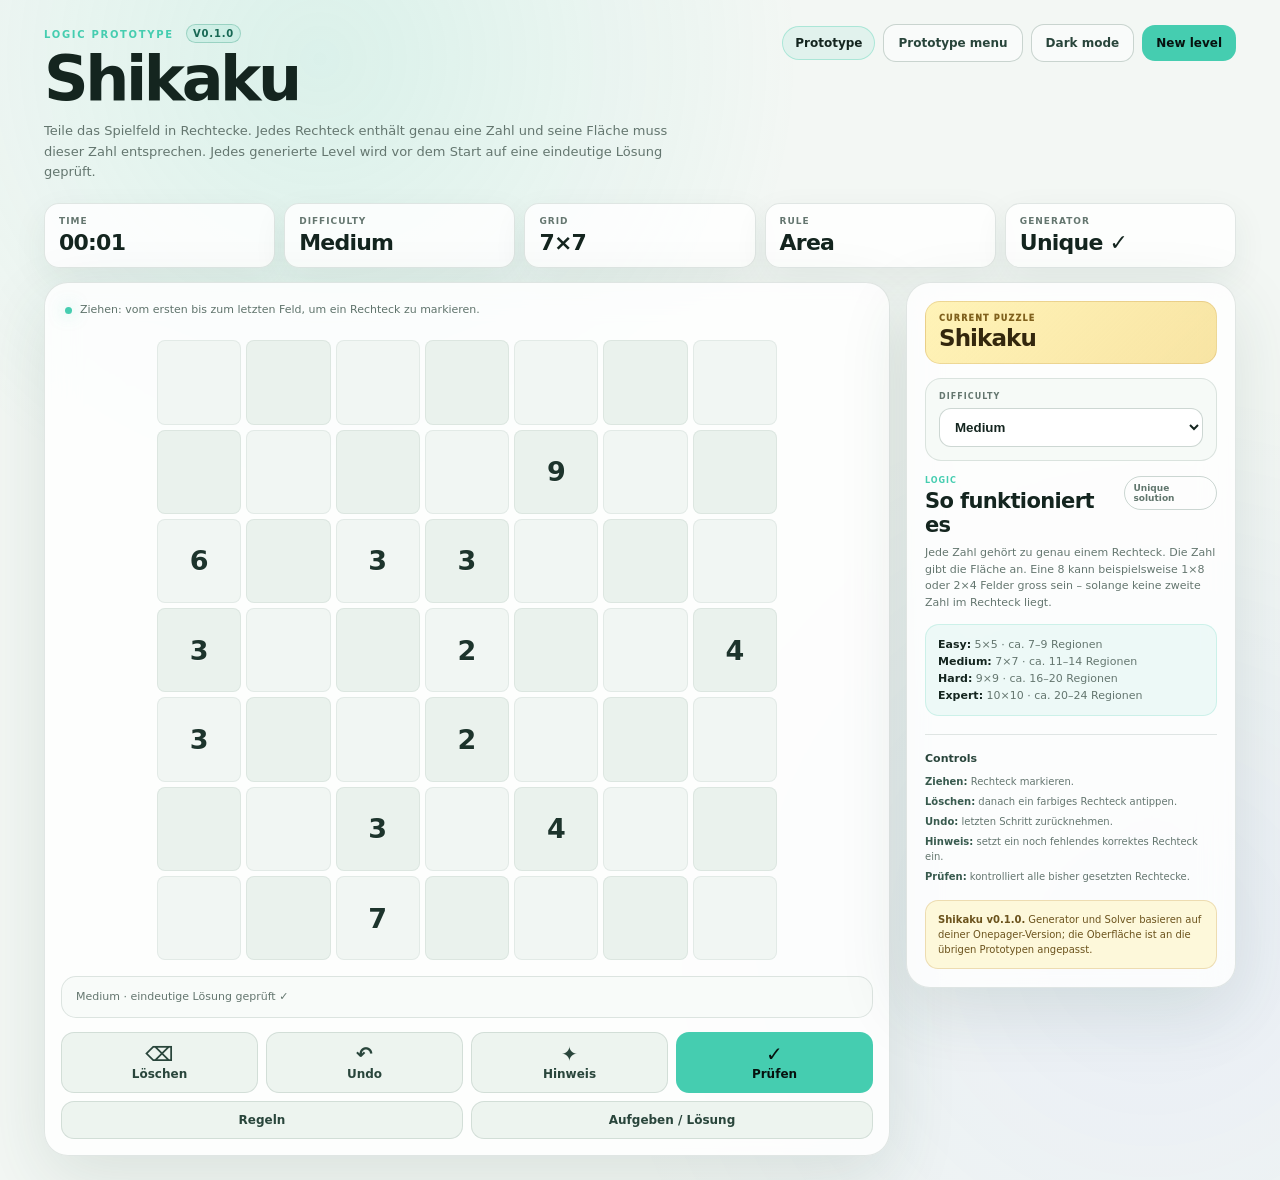
<file: prototypes/shikaku.html>
<!DOCTYPE html>
<html lang="de" data-theme="light">
<head>
<meta charset="UTF-8" />
<meta name="viewport" content="width=device-width, initial-scale=1, viewport-fit=cover, user-scalable=no" />
<meta name="theme-color" id="themeColorMeta" content="#f3f7f4" />
<title>Shikaku Prototype · v0.1.0</title>
<link rel="stylesheet" href="prototype.css?v=0.4.24" />
<style>
*{-webkit-tap-highlight-color:transparent}.shikaku-layout{display:grid;grid-template-columns:minmax(0,1fr) 330px;gap:16px;align-items:start}.shikaku-panel,.shikaku-side{background:rgba(255,255,255,.82);border:1px solid var(--line);border-radius:24px;box-shadow:var(--shadow);backdrop-filter:blur(16px)}.shikaku-panel{padding:16px;overflow:hidden}.shikaku-side{padding:18px;position:sticky;top:18px}.boardwrap{display:flex;justify-content:center;align-items:center;padding:10px 0 4px}.board{width:min(100%,620px);aspect-ratio:1;display:grid;gap:5px;touch-action:none;user-select:none;position:relative}.cell{border-radius:9px;background:#f1f6f3;position:relative;display:flex;align-items:center;justify-content:center;font-weight:900;font-size:clamp(15px,3.3vw,27px);overflow:hidden;box-shadow:inset 0 0 0 1px rgba(31,72,58,.07);color:#1d342c;transition:background .12s ease,transform .12s ease,outline .12s ease}.cell.alt{background:#eaf2ed}.cell .num{z-index:3;pointer-events:none;text-shadow:0 1px 0 rgba(255,255,255,.45)}.cell.preview{outline:3px solid var(--mint);outline-offset:-3px;transform:scale(.985)}.cell.bad{animation:shake .25s ease;outline:3px solid rgba(216,111,100,.65);outline-offset:-3px}@keyframes shake{25%{transform:translateX(-2px)}75%{transform:translateX(2px)}}.shikaku-controls{display:grid;grid-template-columns:repeat(4,1fr);gap:8px;margin-top:14px}.shikaku-controls button{min-height:56px;display:flex;flex-direction:column;align-items:center;justify-content:center;gap:3px}.shikaku-controls .ico{font-size:20px;line-height:1}.shikaku-bottom{display:grid;grid-template-columns:1fr 1fr;gap:8px;margin-top:8px}.shikaku-status{margin-top:12px;padding:12px 14px;border-radius:15px;background:#f8fbf9;border:1px solid var(--line);color:var(--muted);font-size:11px;line-height:1.45;min-height:42px;display:flex;align-items:center}.difficulty-card{margin:0 0 15px;padding:13px;border-radius:16px;border:1px solid var(--line);background:#f6faf7}.difficulty-card label{display:block;text-transform:uppercase;letter-spacing:.13em;font-size:8px;font-weight:900;color:var(--muted);margin-bottom:7px}.select{width:100%;background:#fff;color:var(--text);border:1px solid var(--line-strong);border-radius:12px;padding:10px 11px;font-weight:850}.rule-card{padding:11px 12px;border-radius:14px;background:rgba(69,205,176,.08);border:1px solid rgba(69,205,176,.2);font-size:11px;line-height:1.55;color:var(--muted);margin-top:12px}.rule-card strong{color:var(--text)}.modalback{position:fixed;inset:0;background:rgba(228,239,233,.82);backdrop-filter:blur(14px);display:none;align-items:center;justify-content:center;padding:20px;z-index:100}.modalback.show{display:flex}.modal{width:min(100%,440px);background:#fff;border:1px solid var(--line-strong);border-radius:24px;padding:26px;text-align:center;box-shadow:0 30px 90px rgba(30,70,55,.20)}.modal h2{font-size:29px;letter-spacing:-.04em;margin:0 0 8px}.modal p{color:var(--muted);font-size:12px;line-height:1.6}.modal .row{display:flex;gap:8px;margin-top:18px}.modal button{flex:1;border-radius:13px;border:1px solid transparent;padding:11px 14px;font-weight:850;font-size:12px;cursor:pointer}.modal #modalCancel{background:#edf4ef;color:#29453b;border-color:var(--line)}.modal .go{background:var(--mint);color:#07120f}html[data-theme="dark"] .shikaku-panel,html[data-theme="dark"] .shikaku-side{background:rgba(10,20,17,.78)}html[data-theme="dark"] .cell{background:#111e19;color:#edf7f1;box-shadow:inset 0 0 0 1px rgba(203,239,220,.07)}html[data-theme="dark"] .cell.alt{background:#15251f}html[data-theme="dark"] .cell .num{text-shadow:none}html[data-theme="dark"] .shikaku-status,html[data-theme="dark"] .difficulty-card{background:#0c1714}html[data-theme="dark"] .select{background:#12211c;color:var(--text)}html[data-theme="dark"] .modalback{background:rgba(3,9,7,.76)}html[data-theme="dark"] .modal{background:#0c1714;box-shadow:0 30px 90px rgba(0,0,0,.5)}html[data-theme="dark"] .modal #modalCancel{background:#17251f;color:#d9e6df}@media(max-width:980px){.shikaku-layout{grid-template-columns:1fr}.shikaku-side{position:static}}@media(max-width:700px){.shikaku-panel{padding:10px}.shikaku-side{padding:14px}.board{gap:4px}.shikaku-controls{grid-template-columns:repeat(2,1fr)}.shikaku-controls button{min-height:50px}}
</style>
</head>
<body>
<main class="app-shell">
<header class="topbar"><div><div class="eyebrow">Logic prototype <span class="version-badge">v0.1.0</span></div><h1>Shikaku</h1><p>Teile das Spielfeld in Rechtecke. Jedes Rechteck enthält genau eine Zahl und seine Fläche muss dieser Zahl entsprechen. Jedes generierte Level wird vor dem Start auf eine eindeutige Lösung geprüft.</p></div><div class="top-actions"><span class="prototype-badge">Prototype</span><a class="ghost-btn" href="index.html">Prototype menu</a><button class="ghost-btn" id="themeBtn" type="button">Dark mode</button><button class="primary-btn small" id="newBtn" type="button">New level</button></div></header>
<section class="stats-row" aria-label="Spielstatistik"><div class="stat-card"><span>Time</span><strong id="timer">00:00</strong></div><div class="stat-card"><span>Difficulty</span><strong id="difficultyStat">Medium</strong></div><div class="stat-card"><span>Grid</span><strong id="gridStat">7×7</strong></div><div class="stat-card"><span>Rule</span><strong>Area</strong></div><div class="stat-card"><span>Generator</span><strong>Unique ✓</strong></div></section>
<section class="shikaku-layout">
<div class="shikaku-panel"><div class="interaction-note"><span class="dot"></span>Ziehen: vom ersten bis zum letzten Feld, um ein Rechteck zu markieren.</div><div class="boardwrap"><div id="board" class="board" aria-label="Shikaku Spielfeld"></div></div><div id="status" class="shikaku-status">Erstelle ein geprüftes Level …</div><div class="shikaku-controls"><button class="secondary-btn" id="eraseBtn"><span class="ico">⌫</span><span>Löschen</span></button><button class="secondary-btn" id="undoBtn"><span class="ico">↶</span><span>Undo</span></button><button class="secondary-btn" id="hintBtn"><span class="ico">✦</span><span>Hinweis</span></button><button class="primary-btn" id="checkBtn"><span class="ico">✓</span><span>Prüfen</span></button></div><div class="shikaku-bottom"><button class="secondary-btn" id="rulesBtn">Regeln</button><button class="secondary-btn" id="solveBtn">Aufgeben / Lösung</button></div></div>
<aside class="shikaku-side"><div class="theme-showcase"><span>Current puzzle</span><strong>Shikaku</strong></div><div class="difficulty-card"><label for="difficulty">Difficulty</label><select id="difficulty" class="select" aria-label="Schwierigkeit"><option value="easy">Easy</option><option value="medium" selected>Medium</option><option value="hard">Hard</option><option value="expert">Expert</option></select></div><div class="section-heading"><div><span>Logic</span><h2>So funktioniert es</h2></div><div class="face-badge">Unique solution</div></div><p class="section-copy">Jede Zahl gehört zu genau einem Rechteck. Die Zahl gibt die Fläche an. Eine 8 kann beispielsweise 1×8 oder 2×4 Felder gross sein – solange keine zweite Zahl im Rechteck liegt.</p><div class="rule-card"><strong>Easy:</strong> 5×5 · ca. 7–9 Regionen<br><strong>Medium:</strong> 7×7 · ca. 11–14 Regionen<br><strong>Hard:</strong> 9×9 · ca. 16–20 Regionen<br><strong>Expert:</strong> 10×10 · ca. 20–24 Regionen</div><div class="howto"><strong>Controls</strong><p><b>Ziehen:</b> Rechteck markieren.</p><p><b>Löschen:</b> danach ein farbiges Rechteck antippen.</p><p><b>Undo:</b> letzten Schritt zurücknehmen.</p><p><b>Hinweis:</b> setzt ein noch fehlendes korrektes Rechteck ein.</p><p><b>Prüfen:</b> kontrolliert alle bisher gesetzten Rechtecke.</p></div><div class="prototype-note"><strong>Shikaku v0.1.0.</strong> Generator und Solver basieren auf deiner Onepager-Version; die Oberfläche ist an die übrigen Prototypen angepasst.</div></aside>
</section>
</main>
<div class="modalback" id="modal"><div class="modal"><div class="eyebrow">Shikaku</div><h2 id="modalTitle">Shikaku</h2><div id="modalBody"></div><div class="row"><button id="modalCancel">Schliessen</button><button class="go" id="modalGo">Neues Level</button></div></div></div>
<script src="shikaku.js?v=0.1.0"></script>
<script>(()=>{const d=document.getElementById('difficulty'),ds=document.getElementById('difficultyStat'),gs=document.getElementById('gridStat'),b=document.getElementById('themeBtn'),m=document.getElementById('themeColorMeta'),grids={easy:'5×5',medium:'7×7',hard:'9×9',expert:'10×10'};function sync(){ds.textContent=d.options[d.selectedIndex].text;gs.textContent=grids[d.value]}d.addEventListener('change',sync);sync();function theme(v){const dark=v==='dark';document.documentElement.dataset.theme=dark?'dark':'light';b.textContent=dark?'Light mode':'Dark mode';m.setAttribute('content',dark?'#07100e':'#f3f7f4');try{localStorage.setItem('anitasPrototypeTheme',dark?'dark':'light')}catch(_){}}let s='light';try{s=localStorage.getItem('anitasPrototypeTheme')||'light'}catch(_){}theme(s);b.addEventListener('click',()=>theme(document.documentElement.dataset.theme==='dark'?'light':'dark'))})();</script>
</body>
</html>
</file>
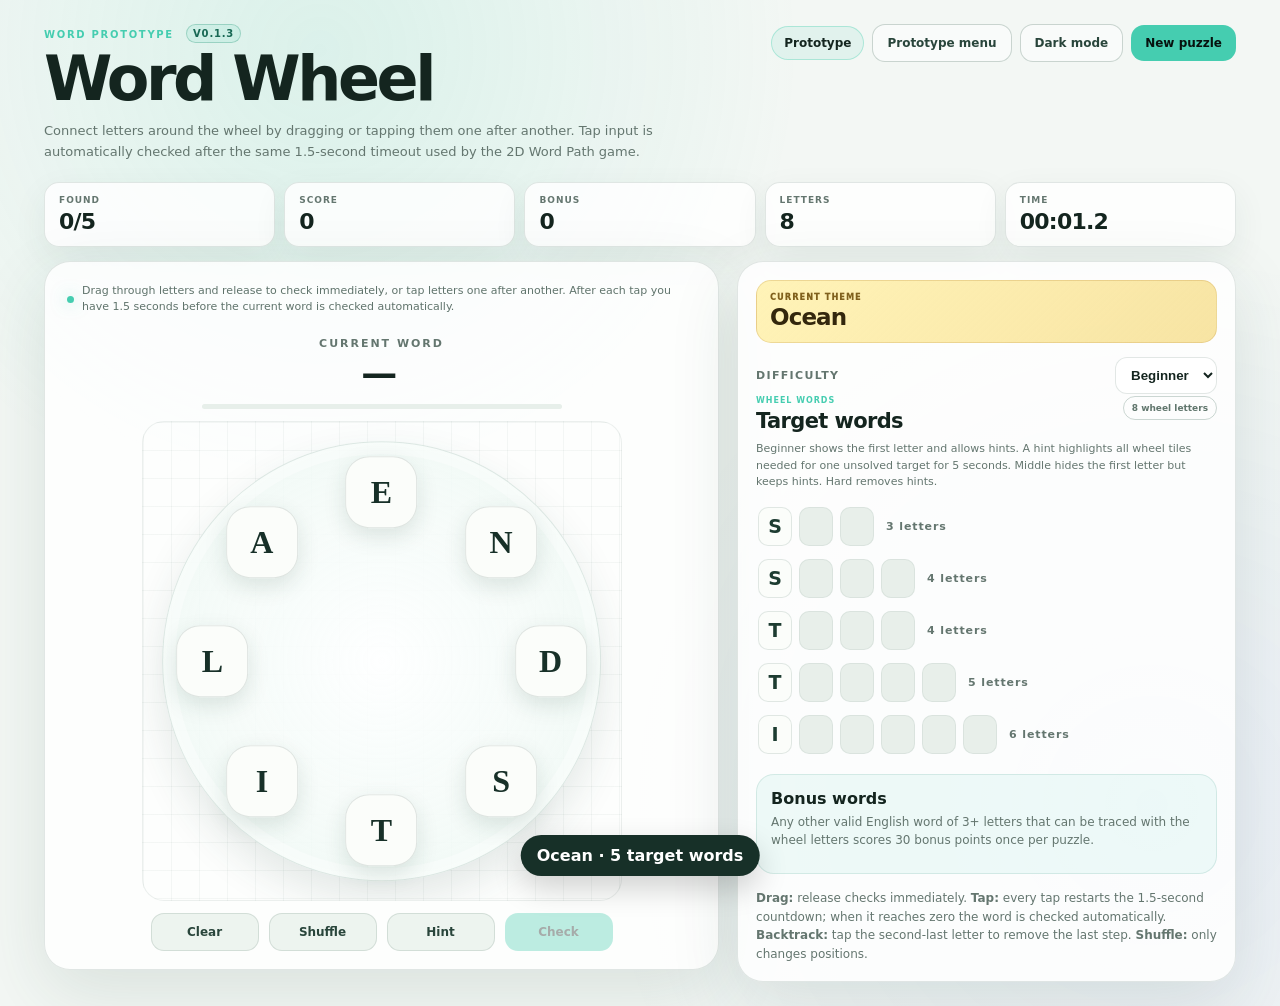
<file: prototypes/wheel.html>
<!DOCTYPE html>
<html lang="en" data-theme="light">
<head>
  <meta charset="UTF-8" />
  <meta name="viewport" content="width=device-width, initial-scale=1.0, viewport-fit=cover" />
  <meta name="theme-color" id="themeColorMeta" content="#f3f7f4" />
  <title>Word Wheel Prototype · v0.1.3</title>
  <link rel="stylesheet" href="prototype.css?v=0.4.24" />
  <style>
    .wheel-layout{display:grid;grid-template-columns:minmax(0,1.15fr) minmax(300px,.85fr);gap:18px;align-items:start}
    .wheel-panel,.wheel-side{background:rgba(255,255,255,.82);border:1px solid var(--line);border-radius:26px;box-shadow:var(--shadow)}
    .wheel-panel{padding:18px}.wheel-side{padding:18px;position:sticky;top:16px}
    .wheel-current{text-align:center;margin:10px auto 12px;max-width:480px}.wheel-current span{display:block;color:var(--muted);font-size:11px;font-weight:800;letter-spacing:.18em;text-transform:uppercase}.wheel-current strong{display:block;min-height:44px;margin-top:3px;font-size:36px;letter-spacing:.13em;color:var(--ink)}
    .wheel-timeout{height:5px;width:min(360px,82%);margin:7px auto 0;border-radius:999px;background:#e7efea;overflow:hidden}.wheel-timeout>div{height:100%;width:0%;background:linear-gradient(90deg,#45cdb0,#8dcd56);transform-origin:left}
    .wheel-stage{position:relative;width:min(480px,100%);aspect-ratio:1;margin:0 auto;border:1px solid rgba(31,72,58,.08);border-radius:22px;overflow:hidden;background:linear-gradient(rgba(31,72,58,.045) 1px,transparent 1px),linear-gradient(90deg,rgba(31,72,58,.045) 1px,transparent 1px),radial-gradient(circle at center,rgba(69,205,176,.13),transparent 46%);background-size:28px 28px,28px 28px,auto;touch-action:none;user-select:none;-webkit-user-select:none}
    .letter-wheel{position:absolute;width:92%;height:92%;left:50%;top:50%;transform:translate(-50%,-50%);border-radius:50%;background:radial-gradient(circle,rgba(255,255,255,.94),rgba(232,246,240,.78));border:1px solid rgba(31,72,58,.10);box-shadow:inset 0 0 0 12px rgba(255,255,255,.38),0 18px 42px rgba(38,76,63,.12)}
    .wheel-svg{position:absolute;inset:0;width:100%;height:100%;pointer-events:none;overflow:visible}.wheel-svg polyline{fill:none;stroke:#45cdb0;stroke-width:15;stroke-linecap:round;stroke-linejoin:round;filter:drop-shadow(0 3px 0 rgba(20,126,103,.16))}
    .wheel-letter{position:absolute;width:72px;height:72px;margin:-36px 0 0 -36px;border:0;border-radius:24px;background:#fbfdfa;color:#173028;font:800 32px/1 Georgia,"Times New Roman",serif;box-shadow:0 8px 22px rgba(29,66,54,.13),inset 0 0 0 1px rgba(23,48,40,.12);display:grid;place-items:center;z-index:4;touch-action:none}.wheel-letter.active{background:#55d7b9;color:#102c24;box-shadow:0 8px 22px rgba(29,66,54,.14),inset 0 0 0 3px #147e67}.wheel-letter.used{transform:scale(.94)}.wheel-letter.hint{outline:5px solid rgba(255,196,67,.65);outline-offset:3px;animation:hintPulse .8s ease-in-out infinite alternate}@keyframes hintPulse{to{transform:scale(1.08)}}
    .wheel-actions{display:flex;gap:10px;flex-wrap:wrap;justify-content:center;width:min(520px,100%);margin:12px auto 0}.wheel-actions button{min-width:108px}
    .target-grid{display:grid;gap:9px;margin-top:14px}.target-row{display:flex;align-items:center;gap:7px;min-height:43px;border-radius:12px;padding:2px}.target-row.hint-target{background:rgba(255,196,67,.18);box-shadow:0 0 0 2px rgba(255,196,67,.35)}.target-slot{width:34px;height:39px;border-radius:10px;background:#e8efea;border:1px solid rgba(31,72,58,.07);display:grid;place-items:center;font-weight:900;font-size:19px;color:transparent}.target-slot.first{background:#fbfdfa;color:#1d3c31;border-color:rgba(31,72,58,.12)}.target-row.found .target-slot{background:#b9e58f;color:#173028;border-color:#5d9634}.target-word-label{margin-left:5px;color:var(--muted);font-size:11px;font-weight:800;letter-spacing:.08em}
    .bonus-box{margin-top:18px;padding:14px;border-radius:18px;background:rgba(69,205,176,.08);border:1px solid rgba(20,126,103,.12)}.bonus-box strong{display:block;margin-bottom:5px}.bonus-box p{margin:0;color:var(--muted);font-size:12px;line-height:1.5}.bonus-list{display:flex;flex-wrap:wrap;gap:6px;margin-top:10px}.bonus-chip{font-size:11px;font-weight:800;padding:6px 9px;border-radius:999px;background:#fff;border:1px solid var(--line)}
    .wheel-help{margin-top:15px;color:var(--muted);font-size:12px;line-height:1.55}.wheel-help b{color:var(--ink)}
    .difficulty-row{display:flex;align-items:center;justify-content:space-between;gap:10px;margin:12px 0 2px}.difficulty-row label{font-size:11px;font-weight:800;letter-spacing:.12em;text-transform:uppercase;color:var(--muted)}.difficulty-row select{border:1px solid var(--line);background:#fff;color:var(--ink);border-radius:12px;padding:9px 11px;font-weight:800}
    .toast-wheel{position:fixed;left:50%;bottom:24px;transform:translate(-50%,20px);opacity:0;pointer-events:none;z-index:40;background:#173028;color:#fff;padding:11px 16px;border-radius:999px;font-weight:800;box-shadow:0 12px 30px rgba(0,0,0,.18);transition:.18s ease}.toast-wheel.show{opacity:1;transform:translate(-50%,0)}
    .wheel-win{position:fixed;inset:0;background:rgba(9,19,17,.42);display:none;place-items:center;z-index:60;padding:20px}.wheel-win.show{display:grid}.wheel-win-card{width:min(440px,92vw);background:#fbfdfa;border:1px solid var(--line);border-radius:28px;padding:26px;text-align:center;box-shadow:0 30px 70px rgba(0,0,0,.22)}.wheel-win-mark{width:58px;height:58px;border-radius:20px;background:#b9e58f;display:grid;place-items:center;margin:0 auto 14px;font-size:28px;font-weight:900}.wheel-win-card h2{margin:5px 0 8px;font-size:30px}.wheel-win-card p{color:var(--muted);line-height:1.55;margin:0 0 18px}
    @media(max-width:900px){.wheel-layout{grid-template-columns:1fr}.wheel-side{position:static}.wheel-stage{width:min(420px,100%)}.wheel-letter{width:64px;height:64px;margin:-32px 0 0 -32px;font-size:29px;border-radius:21px}.wheel-current strong{font-size:31px}}
    @media(max-width:520px){.app-shell{padding-left:10px;padding-right:10px}.wheel-panel,.wheel-side{padding:12px}.wheel-stage{width:min(350px,100%)}.wheel-letter{width:58px;height:58px;margin:-29px 0 0 -29px;font-size:26px;border-radius:19px}.wheel-actions{gap:8px}.wheel-actions button{min-width:92px}.target-slot{width:29px;height:34px;font-size:17px}}
  </style>
</head>
<body>
  <main class="app-shell">
    <header class="topbar">
      <div><div class="eyebrow">Word prototype <span class="version-badge">v0.1.3</span></div><h1>Word Wheel</h1><p>Connect letters around the wheel by dragging or tapping them one after another. Tap input is automatically checked after the same 1.5-second timeout used by the 2D Word Path game.</p></div>
      <div class="top-actions"><span class="prototype-badge">Prototype</span><a class="ghost-btn" href="index.html">Prototype menu</a><button class="ghost-btn" id="themeBtn" type="button">Dark mode</button><button class="primary-btn small" id="newBtn" type="button">New puzzle</button></div>
    </header>
    <section class="stats-row" aria-label="Game statistics"><div class="stat-card"><span>Found</span><strong id="foundStat">0/0</strong></div><div class="stat-card"><span>Score</span><strong id="scoreStat">0</strong></div><div class="stat-card"><span>Bonus</span><strong id="bonusStat">0</strong></div><div class="stat-card"><span>Letters</span><strong id="letterStat">0</strong></div><div class="stat-card"><span>Time</span><strong id="timeStat">00:00.0</strong></div></section>
    <section class="wheel-layout">
      <div class="wheel-panel">
        <div class="interaction-note"><span class="dot"></span>Drag through letters and release to check immediately, or tap letters one after another. After each tap you have 1.5 seconds before the current word is checked automatically.</div>
        <div class="wheel-current"><span>Current word</span><strong id="currentWord">—</strong><div class="wheel-timeout" aria-hidden="true"><div id="wheelTimeoutBar"></div></div></div>
        <div class="wheel-stage" id="wheelStage"><div class="letter-wheel" id="letterWheel"><svg class="wheel-svg" id="wheelSvg" viewBox="0 0 440 440" preserveAspectRatio="none"><polyline id="pathLine" points=""></polyline></svg></div></div>
        <div class="wheel-actions"><button class="secondary-btn" id="clearBtn" type="button">Clear</button><button class="secondary-btn" id="shuffleBtn" type="button">Shuffle</button><button class="secondary-btn" id="hintBtn" type="button">Hint</button><button class="primary-btn" id="checkWheelBtn" type="button" disabled>Check</button></div>
      </div>
      <aside class="wheel-side">
        <div class="theme-showcase"><span>Current theme</span><strong id="wordThemeName">Loading…</strong></div>
        <div class="difficulty-row"><label for="difficultySelect">Difficulty</label><select id="difficultySelect"><option value="beginner">Beginner</option><option value="middle">Middle</option><option value="hard">Hard</option></select></div>
        <div class="section-heading"><div><span>Wheel words</span><h2>Target words</h2></div><div class="face-badge" id="rackBadge">5–8 letters</div></div>
        <p class="section-copy">Beginner shows the first letter and allows hints. A hint highlights all wheel tiles needed for one unsolved target for 5 seconds. Middle hides the first letter but keeps hints. Hard removes hints.</p>
        <div class="target-grid" id="targetList"></div>
        <div class="bonus-box"><strong>Bonus words</strong><p>Any other valid English word of 3+ letters that can be traced with the wheel letters scores 30 bonus points once per puzzle.</p><div class="bonus-list" id="bonusList"></div></div>
        <div class="wheel-help"><b>Drag:</b> release checks immediately. <b>Tap:</b> every tap restarts the 1.5-second countdown; when it reaches zero the word is checked automatically. <b>Backtrack:</b> tap the second-last letter to remove the last step. <b>Shuffle:</b> only changes positions.</div>
      </aside>
    </section>
  </main>
  <div class="toast-wheel" id="toast" role="status" aria-live="polite"></div>
  <div class="wheel-win" id="wheelWin" role="dialog" aria-modal="true"><div class="wheel-win-card"><div class="wheel-win-mark">✓</div><div class="eyebrow">Puzzle complete</div><h2>Wheel solved.</h2><p id="wheelWinText"></p><button class="primary-btn" id="wheelNextBtn" type="button">Next puzzle</button></div></div>
  <script src="../themes-data.js?v=1.4.4"></script><script src="../words.js?v=1.0.0"></script><script src="wheel.js?v=0.1.3"></script>
</body>
</html>
</file>
<file: cube/cube.css>
:root{
  --bg:#07100e;--panel:#0c1714;--panel-2:#101d19;
  --line:rgba(203,239,220,.12);--line-strong:rgba(203,239,220,.2);
  --text:#f4f8f5;--muted:#8da39a;--mint:#65dfc3;--green:#9bd866;
  --amber:#e4b96a;--danger:#ea887d;--shadow:0 22px 70px rgba(0,0,0,.34)
}
*{box-sizing:border-box}
html{background:var(--bg)}
body{
  margin:0;min-height:100vh;color:var(--text);
  font-family:Inter,ui-sans-serif,system-ui,-apple-system,BlinkMacSystemFont,"Segoe UI",sans-serif;
  background:
    radial-gradient(circle at 25% 5%,rgba(101,223,195,.09),transparent 30rem),
    radial-gradient(circle at 90% 80%,rgba(87,120,255,.07),transparent 35rem),
    var(--bg)
}
button,a{font:inherit} button{color:inherit}
.app-shell{width:min(1240px,100%);margin:0 auto;padding:24px}
.topbar{display:flex;justify-content:space-between;align-items:flex-start;gap:24px;margin-bottom:20px}
.eyebrow{font-size:10px;font-weight:900;letter-spacing:.17em;text-transform:uppercase;color:var(--mint);margin-bottom:7px}
.version-badge{display:inline-block;margin-left:7px;padding:3px 6px;border:1px solid rgba(101,223,195,.3);border-radius:999px;color:#c8fff1;letter-spacing:.08em;background:rgba(101,223,195,.07);vertical-align:1px}
h1{margin:0;font-size:clamp(34px,6vw,62px);line-height:.95;letter-spacing:-.055em}
.topbar p{margin:12px 0 0;color:var(--muted);font-size:13px;line-height:1.6;max-width:650px}
.top-actions{display:flex;align-items:center;justify-content:flex-end;gap:8px;flex-wrap:wrap}
.ghost-btn,.primary-btn,.secondary-btn{
  border-radius:13px;border:1px solid transparent;padding:11px 14px;font-weight:850;font-size:12px;
  cursor:pointer;text-decoration:none;transition:.14s ease
}
.ghost-btn{background:transparent;border-color:var(--line-strong);color:#d9e6df}
.ghost-btn:hover{border-color:rgba(101,223,195,.45);background:rgba(101,223,195,.06)}
.primary-btn{background:var(--mint);color:#07120f}
.primary-btn:hover{filter:brightness(1.05);transform:translateY(-1px)}
.secondary-btn{background:#17251f;color:#d9e6df;border-color:var(--line)}
.primary-btn.small{padding:10px 13px}
.primary-btn:disabled,.secondary-btn:disabled{opacity:.35;cursor:not-allowed;transform:none}

.stats-row{display:grid;grid-template-columns:repeat(5,minmax(0,1fr));gap:9px;margin-bottom:14px}
.stat-card{background:rgba(13,24,20,.78);border:1px solid var(--line);border-radius:15px;padding:12px 14px;box-shadow:0 12px 34px rgba(0,0,0,.16)}
.stat-card span{display:block;text-transform:uppercase;letter-spacing:.11em;font-size:9px;font-weight:900;color:var(--muted);margin-bottom:4px}
.stat-card strong{font-size:22px;letter-spacing:-.035em}

.game-layout{display:grid;grid-template-columns:minmax(0,1fr) 330px;gap:16px;align-items:start}
.cube-panel,.side-panel{background:rgba(10,20,17,.78);border:1px solid var(--line);border-radius:24px;box-shadow:var(--shadow);backdrop-filter:blur(16px)}
.cube-panel{padding:16px;overflow:hidden}
.side-panel{padding:18px;position:sticky;top:18px}
.interaction-note{display:flex;align-items:center;gap:8px;color:#a8b9b1;font-size:11px;line-height:1.45;padding:3px 4px 12px}
.dot{width:7px;height:7px;border-radius:50%;background:var(--mint);box-shadow:0 0 16px rgba(101,223,195,.75);flex:none}

.stage{
  position:relative;min-height:620px;border-radius:20px;overflow:hidden;
  background:
    linear-gradient(rgba(255,255,255,.018) 1px,transparent 1px),
    linear-gradient(90deg,rgba(255,255,255,.018) 1px,transparent 1px),
    radial-gradient(circle at center,rgba(101,223,195,.065),transparent 47%);
  background-size:28px 28px,28px 28px,auto;
  border:1px solid rgba(255,255,255,.025);
  touch-action:none;user-select:none
}
.stage.rotating{cursor:grabbing}
.cube-canvas{position:absolute;inset:0;display:block;width:100%;height:100%;touch-action:none;cursor:grab}
.rotate-hint{position:absolute;top:50%;transform:translateY(-50%);font-size:9px;font-weight:950;letter-spacing:.22em;color:rgba(158,188,175,.27);pointer-events:none;user-select:none}
.hint-left{left:18px;writing-mode:vertical-rl;transform:translateY(-50%) rotate(180deg)}
.hint-right{right:18px;writing-mode:vertical-rl}

.selection-card{display:grid;grid-template-columns:minmax(0,1fr) auto;gap:12px;align-items:center;margin-top:12px;background:#0c1714;border:1px solid var(--line);border-radius:18px;padding:14px}
.selection-copy{min-width:0}
.selection-copy>span{display:block;text-transform:uppercase;letter-spacing:.12em;font-size:8px;font-weight:900;color:var(--muted);margin-bottom:3px}
.selection-copy strong{display:block;min-height:30px;font-size:24px;letter-spacing:.12em;white-space:nowrap;overflow:hidden;text-overflow:ellipsis}
.selection-copy small{display:block;margin-top:3px;color:var(--muted);font-size:10px}
.timer-track{grid-column:1/-1;height:3px;background:#17241f;border-radius:999px;overflow:hidden}
.timer-track>div{height:100%;width:0;background:linear-gradient(90deg,var(--mint),var(--green));border-radius:999px}
.selection-actions{display:flex;gap:7px;align-self:center}

.panel-section+.panel-section{border-top:1px solid var(--line);margin-top:18px;padding-top:18px}
.section-heading{display:flex;justify-content:space-between;gap:12px;align-items:flex-start;margin-bottom:8px}
.section-heading span{display:block;text-transform:uppercase;letter-spacing:.12em;font-size:8px;font-weight:900;color:var(--mint);margin-bottom:4px}
.section-heading h2{margin:0;font-size:21px;letter-spacing:-.03em}
.section-heading.compact{margin-bottom:10px}
.face-badge{border:1px solid var(--line-strong);border-radius:999px;padding:6px 8px;font-size:9px;color:#9eb0a8;font-weight:850}
.section-copy{color:var(--muted);font-size:11px;line-height:1.5;margin:0 0 13px}
.target-list{display:grid;grid-template-columns:1fr 1fr;gap:7px}
.target-chip{border:1px solid var(--line);border-radius:12px;background:#101d19;padding:9px 10px;transition:.15s ease}
.target-chip strong{display:block;font-size:11px;letter-spacing:.065em}
.target-chip span{display:block;margin-top:3px;color:var(--muted);font-size:8px;text-transform:uppercase;letter-spacing:.08em}
.target-chip.found{background:rgba(155,216,102,.14);border-color:rgba(155,216,102,.42)}
.target-chip.found strong{text-decoration:line-through;color:#cce6b8}
.bonus-list{min-height:36px;display:flex;flex-wrap:wrap;gap:6px}
.bonus-chip{border-radius:999px;border:1px solid rgba(228,185,106,.25);background:rgba(228,185,106,.08);color:#e7ca90;padding:5px 7px;font-size:9px;font-weight:800;letter-spacing:.04em}
.empty-bonus{font-size:10px;color:var(--muted);line-height:1.45}
.howto{border-top:1px solid var(--line);margin-top:18px;padding-top:16px;color:var(--muted);font-size:10px;line-height:1.5}
.howto strong{display:block;color:#d7e4dd;font-size:11px;margin-bottom:6px}
.howto p{margin:5px 0}.howto b{color:#c4d5cc}.howto em{color:#d8e8df;font-style:normal}

.toast{position:fixed;left:50%;bottom:22px;transform:translate(-50%,14px);opacity:0;pointer-events:none;background:#12221c;color:#edf7f1;border:1px solid var(--line-strong);border-radius:999px;padding:10px 14px;font-size:11px;font-weight:850;box-shadow:0 14px 40px rgba(0,0,0,.35);transition:.16s ease;z-index:80;max-width:calc(100% - 24px);white-space:nowrap;overflow:hidden;text-overflow:ellipsis}
.toast.show{opacity:1;transform:translate(-50%,0)}
.toast.success{border-color:rgba(155,216,102,.4)}.toast.bonus{border-color:rgba(228,185,106,.4)}.toast.error{border-color:rgba(234,136,125,.42)}
.win{position:fixed;inset:0;display:none;place-items:center;padding:20px;background:rgba(3,9,7,.76);backdrop-filter:blur(14px);z-index:100}
.win.show{display:grid}
.win-card{width:min(420px,100%);background:#0c1714;border:1px solid var(--line-strong);border-radius:24px;padding:28px;text-align:center;box-shadow:0 30px 90px rgba(0,0,0,.5)}
.win-mark{width:52px;height:52px;border-radius:50%;display:grid;place-items:center;margin:0 auto 15px;background:var(--mint);color:#07120f;font-size:25px;font-weight:950}
.win-card h2{font-size:30px;letter-spacing:-.04em;margin:0 0 8px}
.win-card p{color:var(--muted);font-size:12px;line-height:1.6;margin:0 0 18px}

@media(max-width:980px){
  .game-layout{grid-template-columns:1fr}
  .side-panel{position:static}
  .target-list{grid-template-columns:repeat(4,1fr)}
}
@media(max-width:700px){
  .app-shell{padding:12px}
  .topbar{flex-direction:column;gap:14px}
  .top-actions{justify-content:flex-start}
  .stats-row{grid-template-columns:1fr 1fr}
  .stage{min-height:510px}
  .cube-panel{padding:10px}.side-panel{padding:14px}
  .selection-card{grid-template-columns:1fr}
  .selection-actions{width:100%}.selection-actions button{flex:1}
  .target-list{grid-template-columns:1fr 1fr}
}
@media(max-width:390px){
  .stage{min-height:450px}
  .rotate-hint{display:none}
  .selection-copy strong{font-size:21px}
}


/* Light theme ------------------------------------------------------------ */
:root[data-theme="light"]{
  --bg:#f3f7f4;--panel:#ffffff;--panel-2:#f5f9f6;
  --line:rgba(31,72,58,.13);--line-strong:rgba(31,72,58,.22);
  --text:#14251f;--muted:#64766f;--mint:#45cdb0;--green:#86c557;
  --amber:#b9862f;--danger:#d86f64;--shadow:0 22px 70px rgba(30,70,55,.12)
}
html[data-theme="light"] body{
  background:
    radial-gradient(circle at 25% 5%,rgba(69,205,176,.14),transparent 30rem),
    radial-gradient(circle at 90% 80%,rgba(87,120,255,.07),transparent 35rem),
    var(--bg)
}
html[data-theme="light"] .version-badge{color:#176854;background:rgba(69,205,176,.11);border-color:rgba(35,145,117,.3)}
html[data-theme="light"] .ghost-btn{color:#29453b;background:rgba(255,255,255,.52)}
html[data-theme="light"] .ghost-btn:hover{background:rgba(69,205,176,.11);border-color:rgba(35,145,117,.38)}
html[data-theme="light"] .secondary-btn{background:#edf4ef;color:#29453b;border-color:var(--line)}
html[data-theme="light"] .stat-card{background:rgba(255,255,255,.82);box-shadow:0 12px 34px rgba(30,70,55,.07)}
html[data-theme="light"] .cube-panel,
html[data-theme="light"] .side-panel{background:rgba(255,255,255,.82)}
html[data-theme="light"] .interaction-note{color:#5f736b}
html[data-theme="light"] .stage{
  background:
    linear-gradient(rgba(31,72,58,.045) 1px,transparent 1px),
    linear-gradient(90deg,rgba(31,72,58,.045) 1px,transparent 1px),
    radial-gradient(circle at center,rgba(69,205,176,.10),transparent 47%);
  background-size:28px 28px,28px 28px,auto;
  border-color:rgba(31,72,58,.08)
}
html[data-theme="light"] .rotate-hint{color:rgba(48,91,77,.30)}
html[data-theme="light"] .selection-card{background:#f8fbf9}
html[data-theme="light"] .timer-track{background:#e5eee8}
html[data-theme="light"] .target-chip{background:#f5f9f6}
html[data-theme="light"] .target-chip.found{background:rgba(134,197,87,.16)}
html[data-theme="light"] .target-chip.found strong{color:#4e762e}
html[data-theme="light"] .bonus-chip{color:#8b621e;background:rgba(185,134,47,.08)}
html[data-theme="light"] .howto strong{color:#29453b}
html[data-theme="light"] .howto b{color:#385a4e}
html[data-theme="light"] .howto em{color:#29453b}
html[data-theme="light"] .toast{background:#ffffff;color:#233a32;box-shadow:0 14px 40px rgba(30,70,55,.18)}
html[data-theme="light"] .win{background:rgba(228,239,233,.82)}
html[data-theme="light"] .win-card{background:#ffffff;box-shadow:0 30px 90px rgba(30,70,55,.20)}

.profile-badge{display:inline-flex;align-items:center;justify-content:center;border:1px solid var(--line);border-radius:999px;padding:9px 12px;background:var(--panel-soft);color:var(--text);font-size:12px;font-weight:900;white-space:nowrap}

.difficulty-badge{display:inline-flex;align-items:center;justify-content:center;border:1px solid rgba(69,205,176,.35);border-radius:999px;padding:9px 12px;background:rgba(69,205,176,.10);color:var(--text);font-size:12px;font-weight:900;white-space:nowrap}
.theme-badge{display:inline-flex;align-items:center;justify-content:center;border:1px solid var(--line);border-radius:999px;padding:9px 12px;background:var(--panel-2);color:var(--text);font-size:12px;font-weight:900;white-space:nowrap}
.difficulty-message{margin:0 0 12px;padding:9px 10px;border:1px solid var(--line);border-radius:12px;background:var(--panel-2);color:var(--muted);font-size:10px;line-height:1.45}
.difficulty-target-message{grid-column:1/-1;padding:18px 12px;border:1px dashed var(--line-strong);border-radius:13px;text-align:center;color:var(--muted);font-size:11px;line-height:1.5;background:var(--panel-2)}
.hidden{display:none!important}


/* v1.4.0 — stronger theme identity + cube loading state ------------------ */
.theme-badge{
  display:grid;grid-template-columns:auto;gap:1px;align-items:center;justify-items:start;
  min-width:112px;padding:7px 14px;border-radius:16px;
  border:1px solid rgba(171,126,14,.28);
  background:linear-gradient(135deg,#fff1aa 0%,#f3ce58 100%);
  color:#29240f;box-shadow:0 8px 22px rgba(190,145,22,.16);
  white-space:nowrap
}
.theme-badge-label{
  font-size:8px;line-height:1;text-transform:uppercase;letter-spacing:.15em;
  font-weight:950;opacity:.65
}
.theme-badge strong{font-size:13px;line-height:1.15;font-weight:950;letter-spacing:-.01em}
.theme-showcase{
  margin:-3px 0 14px;padding:13px 14px;border-radius:16px;
  border:1px solid rgba(185,134,47,.26);
  background:linear-gradient(135deg,rgba(255,235,150,.22),rgba(228,185,106,.10));
  box-shadow:inset 0 1px 0 rgba(255,255,255,.06)
}
.theme-showcase span{display:block;margin-bottom:3px;color:var(--amber);font-size:8px;font-weight:950;letter-spacing:.15em;text-transform:uppercase}
.theme-showcase strong{display:block;font-size:25px;line-height:1.05;letter-spacing:-.035em;color:var(--text)}
.target-heading{margin-top:0}
.ghost-btn:disabled{opacity:.42;cursor:wait;transform:none}

.cube-loading{
  position:fixed;inset:0;z-index:140;display:grid;place-items:center;padding:24px;
  background:rgba(5,14,11,.62);backdrop-filter:blur(9px);
  opacity:0;visibility:hidden;pointer-events:none;transition:opacity .16s ease,visibility .16s ease
}
.cube-loading.show{opacity:1;visibility:visible;pointer-events:auto}
.cube-loading-card{
  width:min(340px,calc(100vw - 32px));padding:28px 24px 24px;text-align:center;
  border:1px solid var(--line-strong);border-radius:24px;background:rgba(12,23,20,.96);
  box-shadow:0 28px 90px rgba(0,0,0,.38)
}
.cube-loading-card>strong{display:block;margin-top:18px;font-size:18px;letter-spacing:-.02em}
.cube-loading-card>span{display:block;margin-top:6px;color:var(--muted);font-size:11px;line-height:1.45}
.loader-cube-scene{width:88px;height:88px;margin:4px auto 0;perspective:320px;display:grid;place-items:center}
.loader-cube{position:relative;width:64px;height:64px;transform-style:preserve-3d;animation:wordCubeSpin 1.55s linear infinite}
.loader-face{
  position:absolute;inset:0;border:2px solid rgba(54,92,79,.72);border-radius:3px;
  background-color:#f8fbf8;
  background-image:
    linear-gradient(90deg,transparent 32%,rgba(54,92,79,.68) 32%,rgba(54,92,79,.68) 35%,transparent 35%,transparent 65%,rgba(54,92,79,.68) 65%,rgba(54,92,79,.68) 68%,transparent 68%),
    linear-gradient(transparent 32%,rgba(54,92,79,.68) 32%,rgba(54,92,79,.68) 35%,transparent 35%,transparent 65%,rgba(54,92,79,.68) 65%,rgba(54,92,79,.68) 68%,transparent 68%);
  box-shadow:inset 0 0 18px rgba(69,205,176,.06)
}
.loader-front{transform:translateZ(32px)}
.loader-back{transform:rotateY(180deg) translateZ(32px)}
.loader-right{transform:rotateY(90deg) translateZ(32px)}
.loader-left{transform:rotateY(-90deg) translateZ(32px)}
.loader-top{transform:rotateX(90deg) translateZ(32px)}
.loader-bottom{transform:rotateX(-90deg) translateZ(32px)}
@keyframes wordCubeSpin{from{transform:rotateX(-24deg) rotateY(0deg)}to{transform:rotateX(336deg) rotateY(360deg)}}

html[data-theme="light"] .cube-loading{background:rgba(237,245,240,.72)}
html[data-theme="light"] .cube-loading-card{background:rgba(255,255,255,.97);box-shadow:0 28px 90px rgba(30,70,55,.18)}
html[data-theme="light"] .theme-showcase{background:linear-gradient(135deg,rgba(255,240,172,.60),rgba(255,250,225,.78));border-color:rgba(185,134,47,.30)}

@media(max-width:700px){
  .theme-badge{min-width:104px}
  .theme-showcase strong{font-size:22px}
}
@media(prefers-reduced-motion:reduce){.loader-cube{animation-duration:5s}}
</file>
<file: prototypes/prototype.css>
:root{
  --bg:#f3f7f4;--panel:#ffffff;--panel-2:#f5f9f6;
  --line:rgba(31,72,58,.13);--line-strong:rgba(31,72,58,.22);
  --text:#14251f;--muted:#64766f;--mint:#45cdb0;--green:#86c557;
  --amber:#b9862f;--danger:#d86f64;--shadow:0 22px 70px rgba(30,70,55,.12)
}
*{box-sizing:border-box}
html{background:var(--bg)}
body{
  margin:0;min-height:100vh;color:var(--text);
  font-family:Inter,ui-sans-serif,system-ui,-apple-system,BlinkMacSystemFont,"Segoe UI",sans-serif;
  background:
    radial-gradient(circle at 25% 5%,rgba(69,205,176,.14),transparent 30rem),
    radial-gradient(circle at 90% 80%,rgba(87,120,255,.07),transparent 35rem),
    var(--bg)
}
button,a{font:inherit}button{color:inherit}.app-shell{width:min(1240px,100%);margin:0 auto;padding:24px}
.topbar{display:flex;justify-content:space-between;align-items:flex-start;gap:24px;margin-bottom:20px}
.eyebrow{font-size:10px;font-weight:900;letter-spacing:.17em;text-transform:uppercase;color:var(--mint);margin-bottom:7px}
.version-badge{display:inline-block;margin-left:7px;padding:3px 6px;border:1px solid rgba(35,145,117,.3);border-radius:999px;color:#176854;letter-spacing:.08em;background:rgba(69,205,176,.11);vertical-align:1px}
h1{margin:0;font-size:clamp(34px,6vw,62px);line-height:.95;letter-spacing:-.055em}
.topbar p{margin:12px 0 0;color:var(--muted);font-size:13px;line-height:1.6;max-width:650px}
.top-actions{display:flex;align-items:center;justify-content:flex-end;gap:8px;flex-wrap:wrap}
.ghost-btn,.primary-btn,.secondary-btn{
  border-radius:13px;border:1px solid transparent;padding:11px 14px;font-weight:850;font-size:12px;
  cursor:pointer;text-decoration:none;transition:.14s ease
}
.ghost-btn{background:rgba(255,255,255,.52);border-color:var(--line-strong);color:#29453b}
.ghost-btn:hover{background:rgba(69,205,176,.11);border-color:rgba(35,145,117,.38)}
.primary-btn{background:var(--mint);color:#07120f}.primary-btn:hover{filter:brightness(1.05);transform:translateY(-1px)}
.secondary-btn{background:#edf4ef;color:#29453b;border-color:var(--line)}
.primary-btn.small{padding:10px 13px}.primary-btn:disabled,.secondary-btn:disabled{opacity:.35;cursor:not-allowed;transform:none}
.shape-badge{display:inline-flex;align-items:center;justify-content:center;border:1px solid rgba(185,134,47,.35);border-radius:999px;padding:9px 12px;background:rgba(232,191,90,.18);color:#6c5114;font-size:12px;font-weight:900;white-space:nowrap}
.prototype-badge{display:inline-flex;align-items:center;justify-content:center;border:1px solid rgba(69,205,176,.35);border-radius:999px;padding:9px 12px;background:rgba(69,205,176,.10);color:var(--text);font-size:12px;font-weight:900;white-space:nowrap}

.stats-row{display:grid;grid-template-columns:repeat(5,minmax(0,1fr));gap:9px;margin-bottom:14px}
.stat-card{background:rgba(255,255,255,.82);border:1px solid var(--line);border-radius:15px;padding:12px 14px;box-shadow:0 12px 34px rgba(30,70,55,.07)}
.stat-card span{display:block;text-transform:uppercase;letter-spacing:.11em;font-size:9px;font-weight:900;color:var(--muted);margin-bottom:4px}
.stat-card strong{font-size:22px;letter-spacing:-.035em}

.game-layout{display:grid;grid-template-columns:minmax(0,1fr) 330px;gap:16px;align-items:start}
.object-panel,.side-panel{background:rgba(255,255,255,.82);border:1px solid var(--line);border-radius:24px;box-shadow:var(--shadow);backdrop-filter:blur(16px)}
.object-panel{padding:16px;overflow:hidden}.side-panel{padding:18px;position:sticky;top:18px}
.interaction-note{display:flex;align-items:center;gap:8px;color:#5f736b;font-size:11px;line-height:1.45;padding:3px 4px 12px}
.dot{width:7px;height:7px;border-radius:50%;background:var(--mint);box-shadow:0 0 16px rgba(69,205,176,.55);flex:none}
.stage{
  position:relative;min-height:620px;border-radius:20px;overflow:hidden;
  background:
    linear-gradient(rgba(31,72,58,.045) 1px,transparent 1px),
    linear-gradient(90deg,rgba(31,72,58,.045) 1px,transparent 1px),
    radial-gradient(circle at center,rgba(69,205,176,.10),transparent 47%);
  background-size:28px 28px,28px 28px,auto;border:1px solid rgba(31,72,58,.08);
  touch-action:none;user-select:none
}
.stage.rotating{cursor:grabbing}.shape-canvas{position:absolute;inset:0;display:block;width:100%;height:100%;touch-action:none;cursor:grab}
.rotate-hint{position:absolute;top:50%;transform:translateY(-50%);font-size:9px;font-weight:950;letter-spacing:.22em;color:rgba(48,91,77,.30);pointer-events:none;user-select:none}
.hint-left{left:18px;writing-mode:vertical-rl;transform:translateY(-50%) rotate(180deg)} .hint-right{right:18px;writing-mode:vertical-rl}
.selection-card{display:grid;grid-template-columns:minmax(0,1fr) auto;gap:12px;align-items:center;margin-top:12px;background:#f8fbf9;border:1px solid var(--line);border-radius:18px;padding:14px}
.selection-copy{min-width:0}.selection-copy>span{display:block;text-transform:uppercase;letter-spacing:.12em;font-size:8px;font-weight:900;color:var(--muted);margin-bottom:3px}
.selection-copy strong{display:block;min-height:30px;font-size:24px;letter-spacing:.12em;white-space:nowrap;overflow:hidden;text-overflow:ellipsis}
.selection-copy small{display:block;margin-top:3px;color:var(--muted);font-size:10px}
.timer-track{grid-column:1/-1;height:3px;background:#e5eee8;border-radius:999px;overflow:hidden}.timer-track>div{height:100%;width:0;background:linear-gradient(90deg,var(--mint),var(--green));border-radius:999px}
.selection-actions{display:flex;gap:7px;align-self:center}

.theme-showcase{display:flex;flex-direction:column;gap:2px;padding:12px 13px;border-radius:15px;background:linear-gradient(135deg,rgba(255,241,170,.84),rgba(243,206,88,.55));border:1px solid rgba(185,134,47,.24);margin-bottom:14px}
.theme-showcase span{font-size:8px;font-weight:950;text-transform:uppercase;letter-spacing:.15em;color:#80611d}.theme-showcase strong{font-size:23px;letter-spacing:-.04em;color:#33270d}
.panel-section+.panel-section{border-top:1px solid var(--line);margin-top:18px;padding-top:18px}
.section-heading{display:flex;justify-content:space-between;gap:12px;align-items:flex-start;margin-bottom:8px}
.section-heading span{display:block;text-transform:uppercase;letter-spacing:.12em;font-size:8px;font-weight:900;color:var(--mint);margin-bottom:4px}
.section-heading h2{margin:0;font-size:21px;letter-spacing:-.03em}.face-badge{border:1px solid var(--line-strong);border-radius:999px;padding:6px 8px;font-size:9px;color:#61766d;font-weight:850}
.section-copy{color:var(--muted);font-size:11px;line-height:1.5;margin:0 0 13px}
.target-list{display:grid;grid-template-columns:1fr 1fr;gap:7px}.target-chip{border:1px solid var(--line);border-radius:12px;background:#f5f9f6;padding:9px 10px;transition:.15s ease}
.target-chip strong{display:block;font-size:11px;letter-spacing:.065em}.target-chip span{display:block;margin-top:3px;color:var(--muted);font-size:8px;text-transform:uppercase;letter-spacing:.08em}
.target-chip.found{background:rgba(134,197,87,.16);border-color:rgba(134,197,87,.42)}.target-chip.found strong{text-decoration:line-through;color:#4e762e}
.howto{border-top:1px solid var(--line);margin-top:18px;padding-top:16px;color:var(--muted);font-size:10px;line-height:1.5}.howto strong{display:block;color:#29453b;font-size:11px;margin-bottom:6px}.howto p{margin:5px 0}.howto b{color:#385a4e}
.prototype-note{margin-top:16px;padding:11px 12px;border-radius:13px;border:1px solid rgba(185,134,47,.24);background:rgba(255,241,170,.42);color:#6b531c;font-size:10px;line-height:1.5}

.toast{position:fixed;left:50%;bottom:22px;transform:translate(-50%,14px);opacity:0;pointer-events:none;background:#ffffff;color:#233a32;border:1px solid var(--line-strong);border-radius:999px;padding:10px 14px;font-size:11px;font-weight:850;box-shadow:0 14px 40px rgba(30,70,55,.18);transition:.16s ease;z-index:80;max-width:calc(100% - 24px);white-space:nowrap;overflow:hidden;text-overflow:ellipsis}.toast.show{opacity:1;transform:translate(-50%,0)}
.win{position:fixed;inset:0;display:none;place-items:center;padding:20px;background:rgba(228,239,233,.82);backdrop-filter:blur(14px);z-index:100}.win.show{display:grid}
.win-card{width:min(420px,100%);background:#ffffff;border:1px solid var(--line-strong);border-radius:24px;padding:28px;text-align:center;box-shadow:0 30px 90px rgba(30,70,55,.20)}.win-mark{width:52px;height:52px;border-radius:50%;display:grid;place-items:center;margin:0 auto 15px;background:var(--mint);color:#07120f;font-size:25px;font-weight:950}.win-card h2{font-size:30px;letter-spacing:-.04em;margin:0 0 8px}.win-card p{color:var(--muted);font-size:12px;line-height:1.6;margin:0 0 18px}

html[data-theme="dark"]{
  --bg:#07100e;--panel:#0c1714;--panel-2:#101d19;--line:rgba(203,239,220,.12);--line-strong:rgba(203,239,220,.2);--text:#f4f8f5;--muted:#8da39a;--mint:#65dfc3;--green:#9bd866;--amber:#e4b96a;--shadow:0 22px 70px rgba(0,0,0,.34)
}
html[data-theme="dark"] body{background:radial-gradient(circle at 25% 5%,rgba(101,223,195,.09),transparent 30rem),radial-gradient(circle at 90% 80%,rgba(87,120,255,.07),transparent 35rem),var(--bg)}
html[data-theme="dark"] .version-badge{color:#c8fff1;background:rgba(101,223,195,.07);border-color:rgba(101,223,195,.3)}
html[data-theme="dark"] .ghost-btn{background:transparent;color:#d9e6df}html[data-theme="dark"] .secondary-btn{background:#17251f;color:#d9e6df}
html[data-theme="dark"] .stat-card{background:rgba(13,24,20,.78);box-shadow:0 12px 34px rgba(0,0,0,.16)}html[data-theme="dark"] .object-panel,html[data-theme="dark"] .side-panel{background:rgba(10,20,17,.78)}
html[data-theme="dark"] .interaction-note{color:#a8b9b1}html[data-theme="dark"] .stage{background:linear-gradient(rgba(255,255,255,.018) 1px,transparent 1px),linear-gradient(90deg,rgba(255,255,255,.018) 1px,transparent 1px),radial-gradient(circle at center,rgba(101,223,195,.065),transparent 47%);background-size:28px 28px,28px 28px,auto;border-color:rgba(255,255,255,.025)}
html[data-theme="dark"] .rotate-hint{color:rgba(158,188,175,.27)}html[data-theme="dark"] .selection-card{background:#0c1714}html[data-theme="dark"] .timer-track{background:#17241f}
html[data-theme="dark"] .target-chip{background:#101d19}html[data-theme="dark"] .target-chip.found{background:rgba(155,216,102,.14)}html[data-theme="dark"] .target-chip.found strong{color:#cce6b8}
html[data-theme="dark"] .howto strong{color:#d7e4dd}html[data-theme="dark"] .howto b{color:#c4d5cc}html[data-theme="dark"] .prototype-note{background:rgba(228,185,106,.08);color:#d9c08e;border-color:rgba(228,185,106,.25)}
html[data-theme="dark"] .toast{background:#12221c;color:#edf7f1;box-shadow:0 14px 40px rgba(0,0,0,.35)}html[data-theme="dark"] .win{background:rgba(3,9,7,.76)}html[data-theme="dark"] .win-card{background:#0c1714;box-shadow:0 30px 90px rgba(0,0,0,.5)}

@media(max-width:980px){.game-layout{grid-template-columns:1fr}.side-panel{position:static}.target-list{grid-template-columns:repeat(3,1fr)}}
@media(max-width:700px){
  .app-shell{padding:12px}.topbar{flex-direction:column;gap:14px}.top-actions{justify-content:flex-start}.stats-row{grid-template-columns:1fr 1fr}.stage{min-height:510px}
  .object-panel{padding:10px}.side-panel{padding:14px}.selection-card{grid-template-columns:1fr}.selection-actions{width:100%}.selection-actions button{flex:1}.target-list{grid-template-columns:1fr 1fr}
}
@media(max-width:390px){.stage{min-height:450px}.rotate-hint{display:none}.selection-copy strong{font-size:21px}}
</file>
